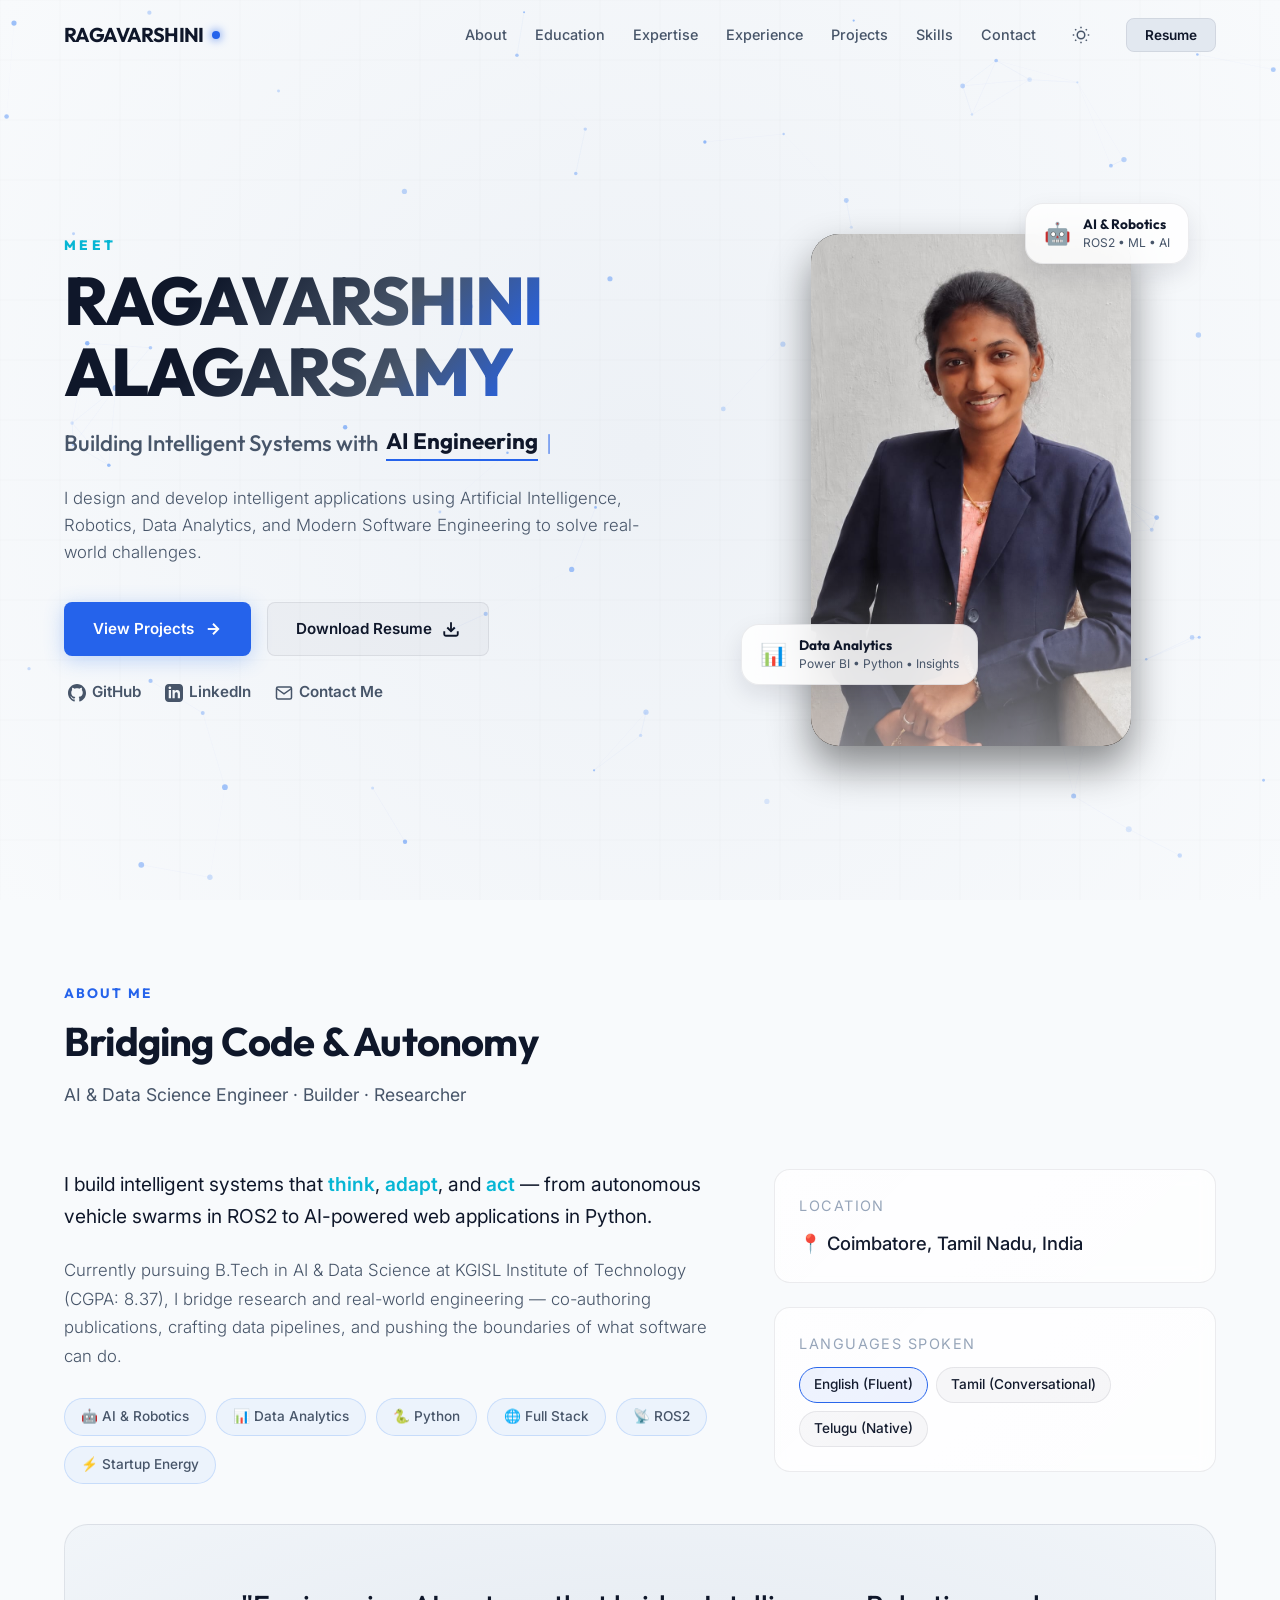
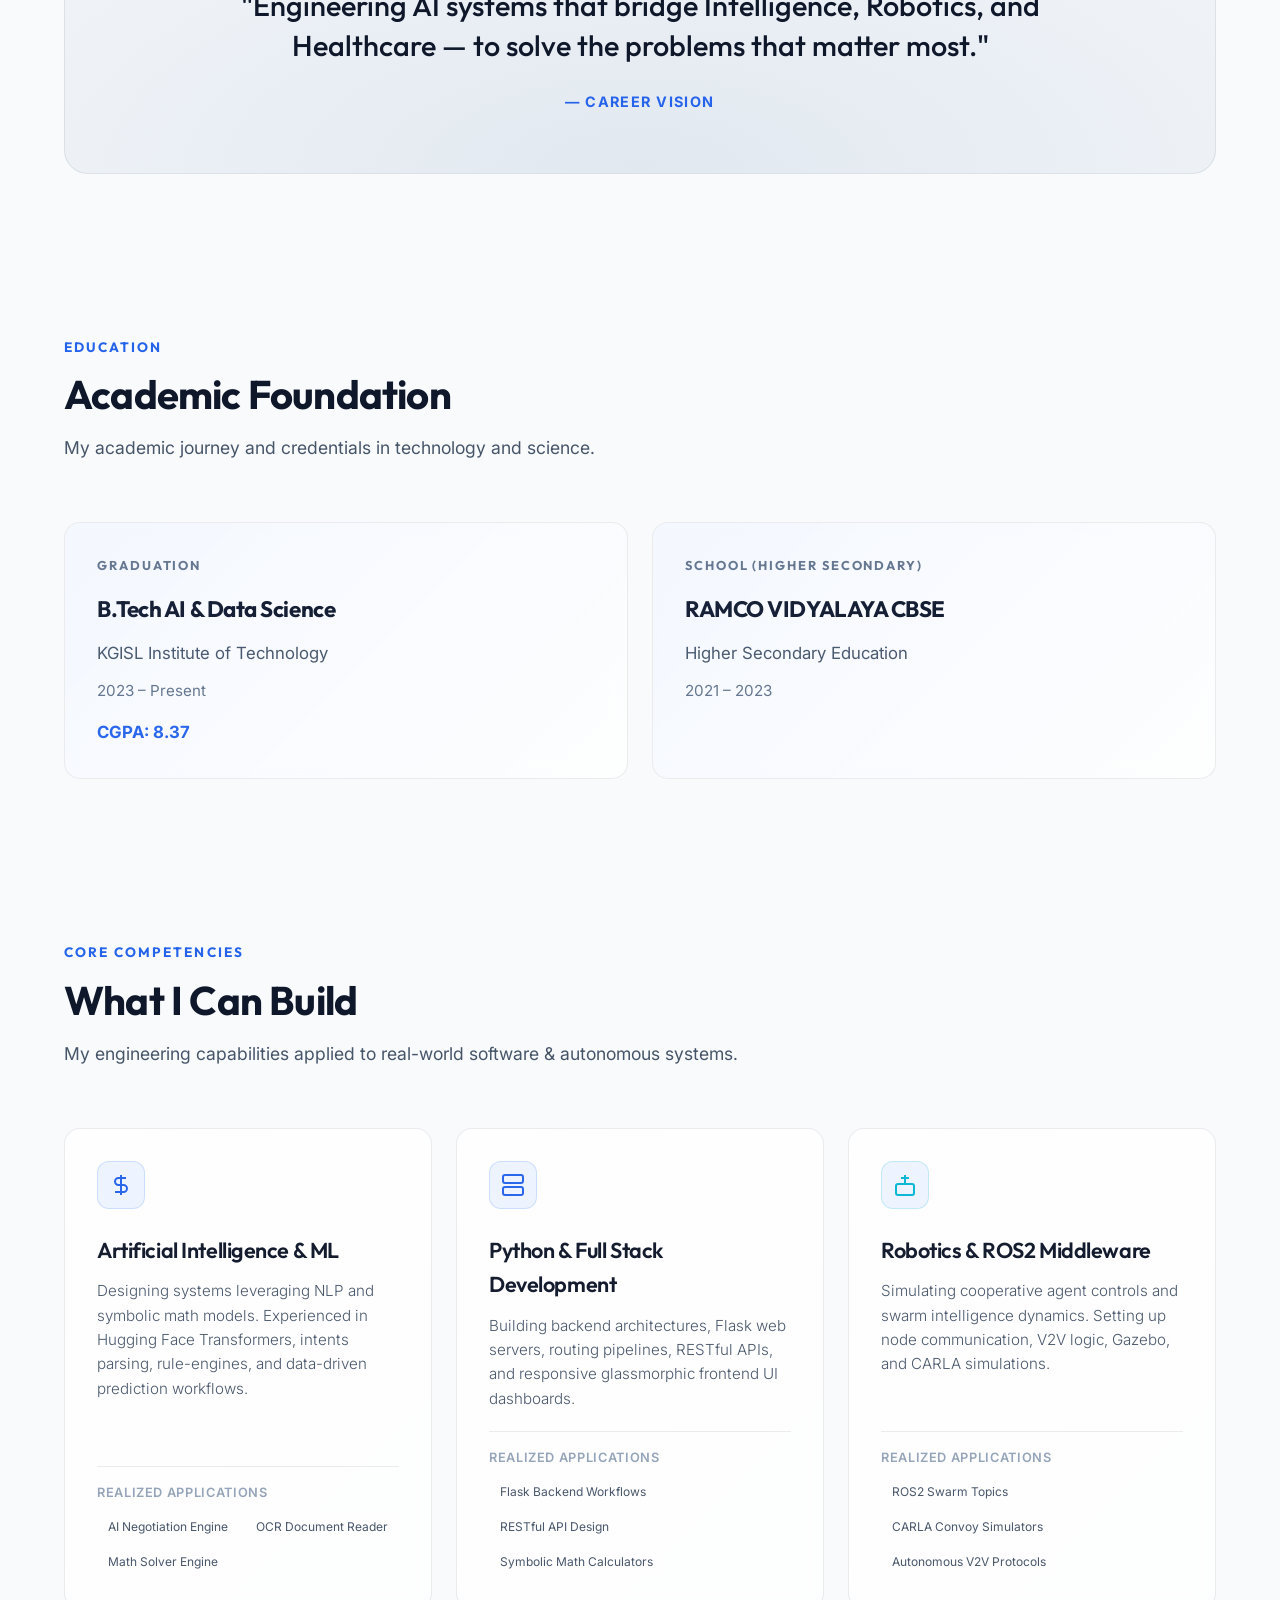
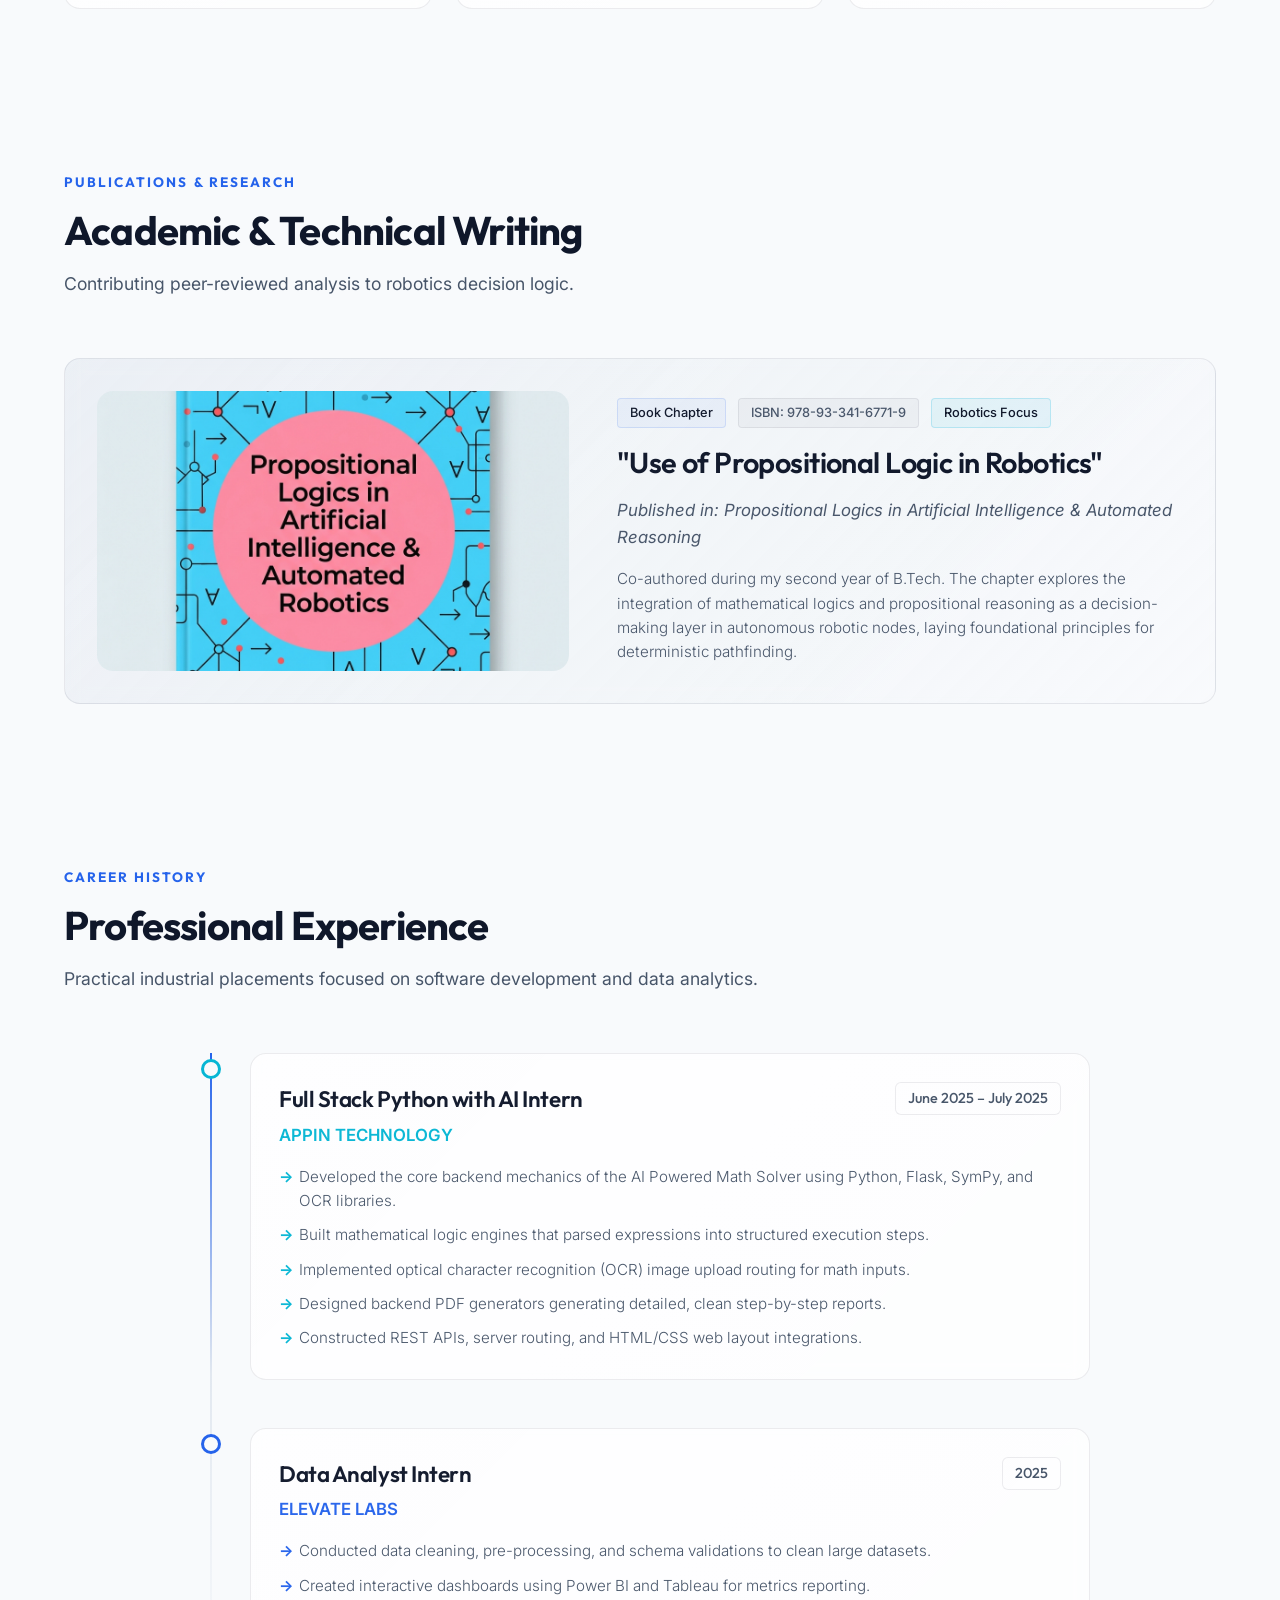
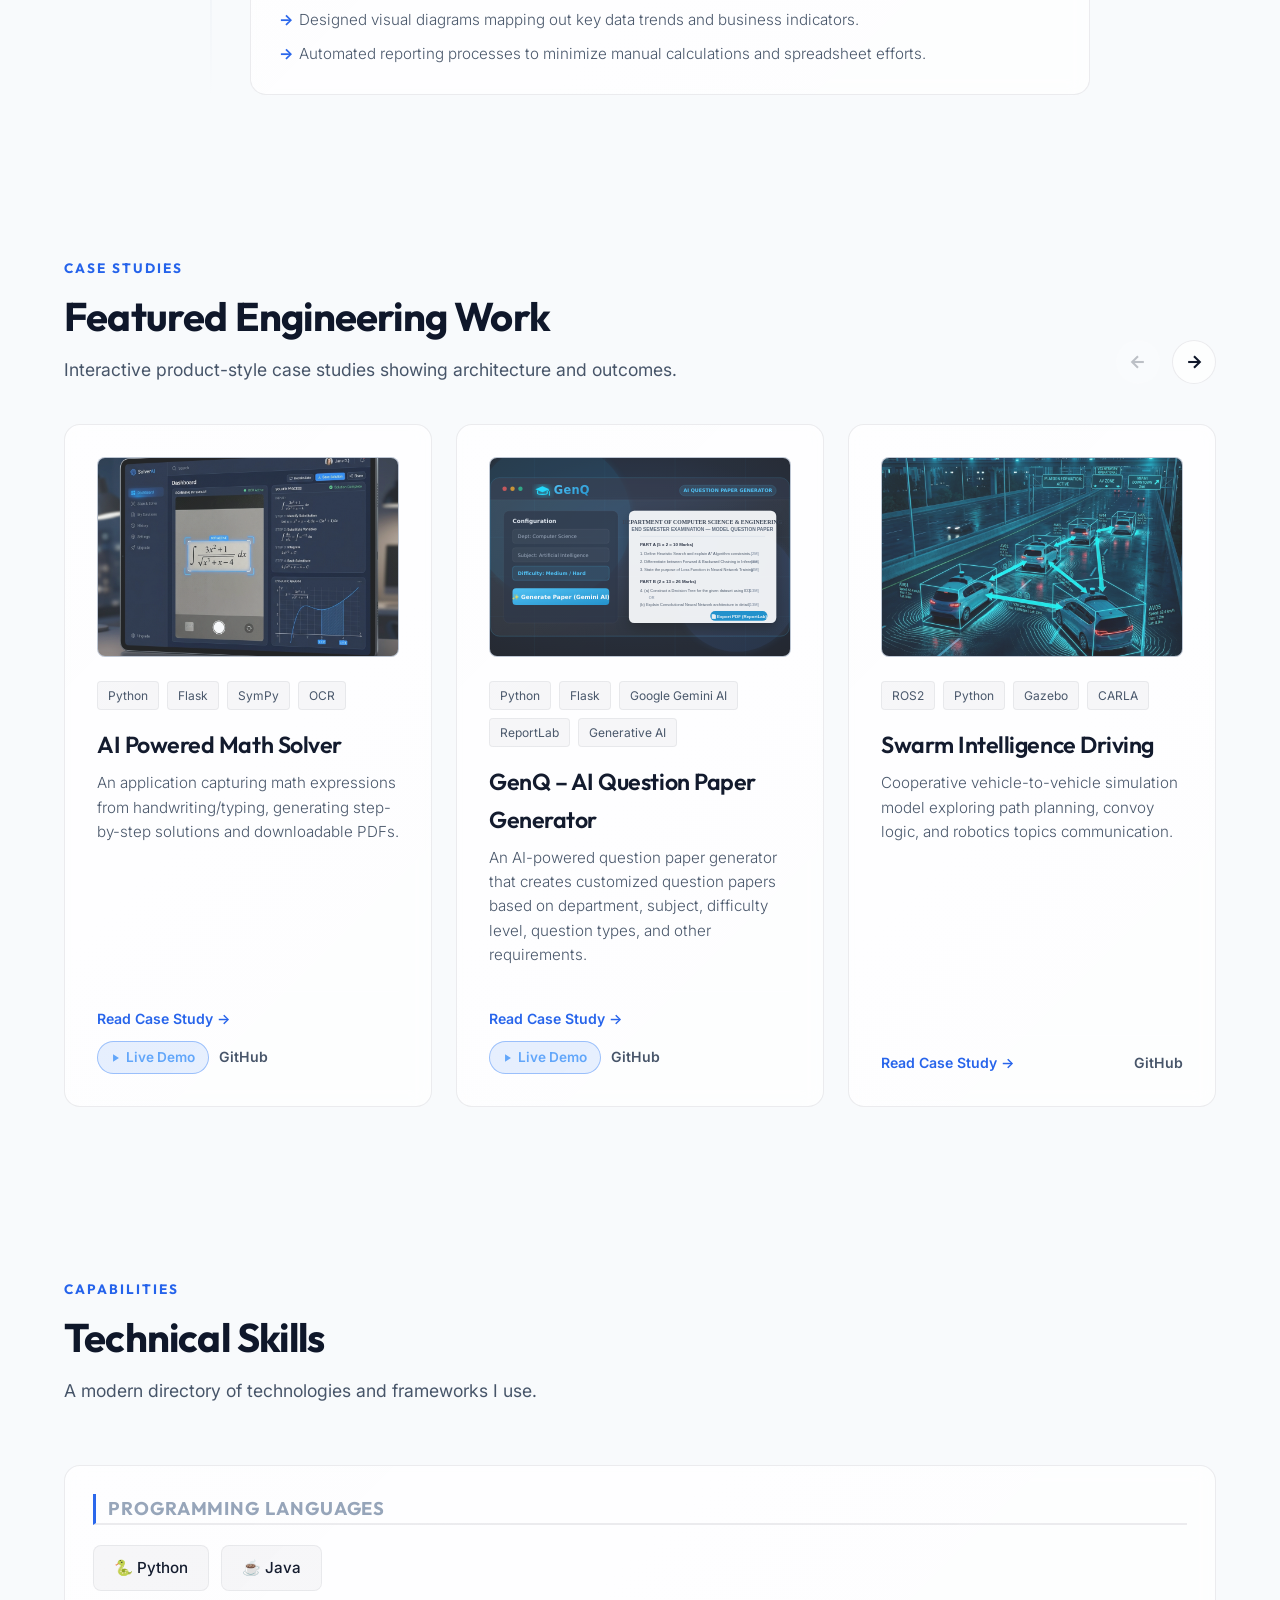
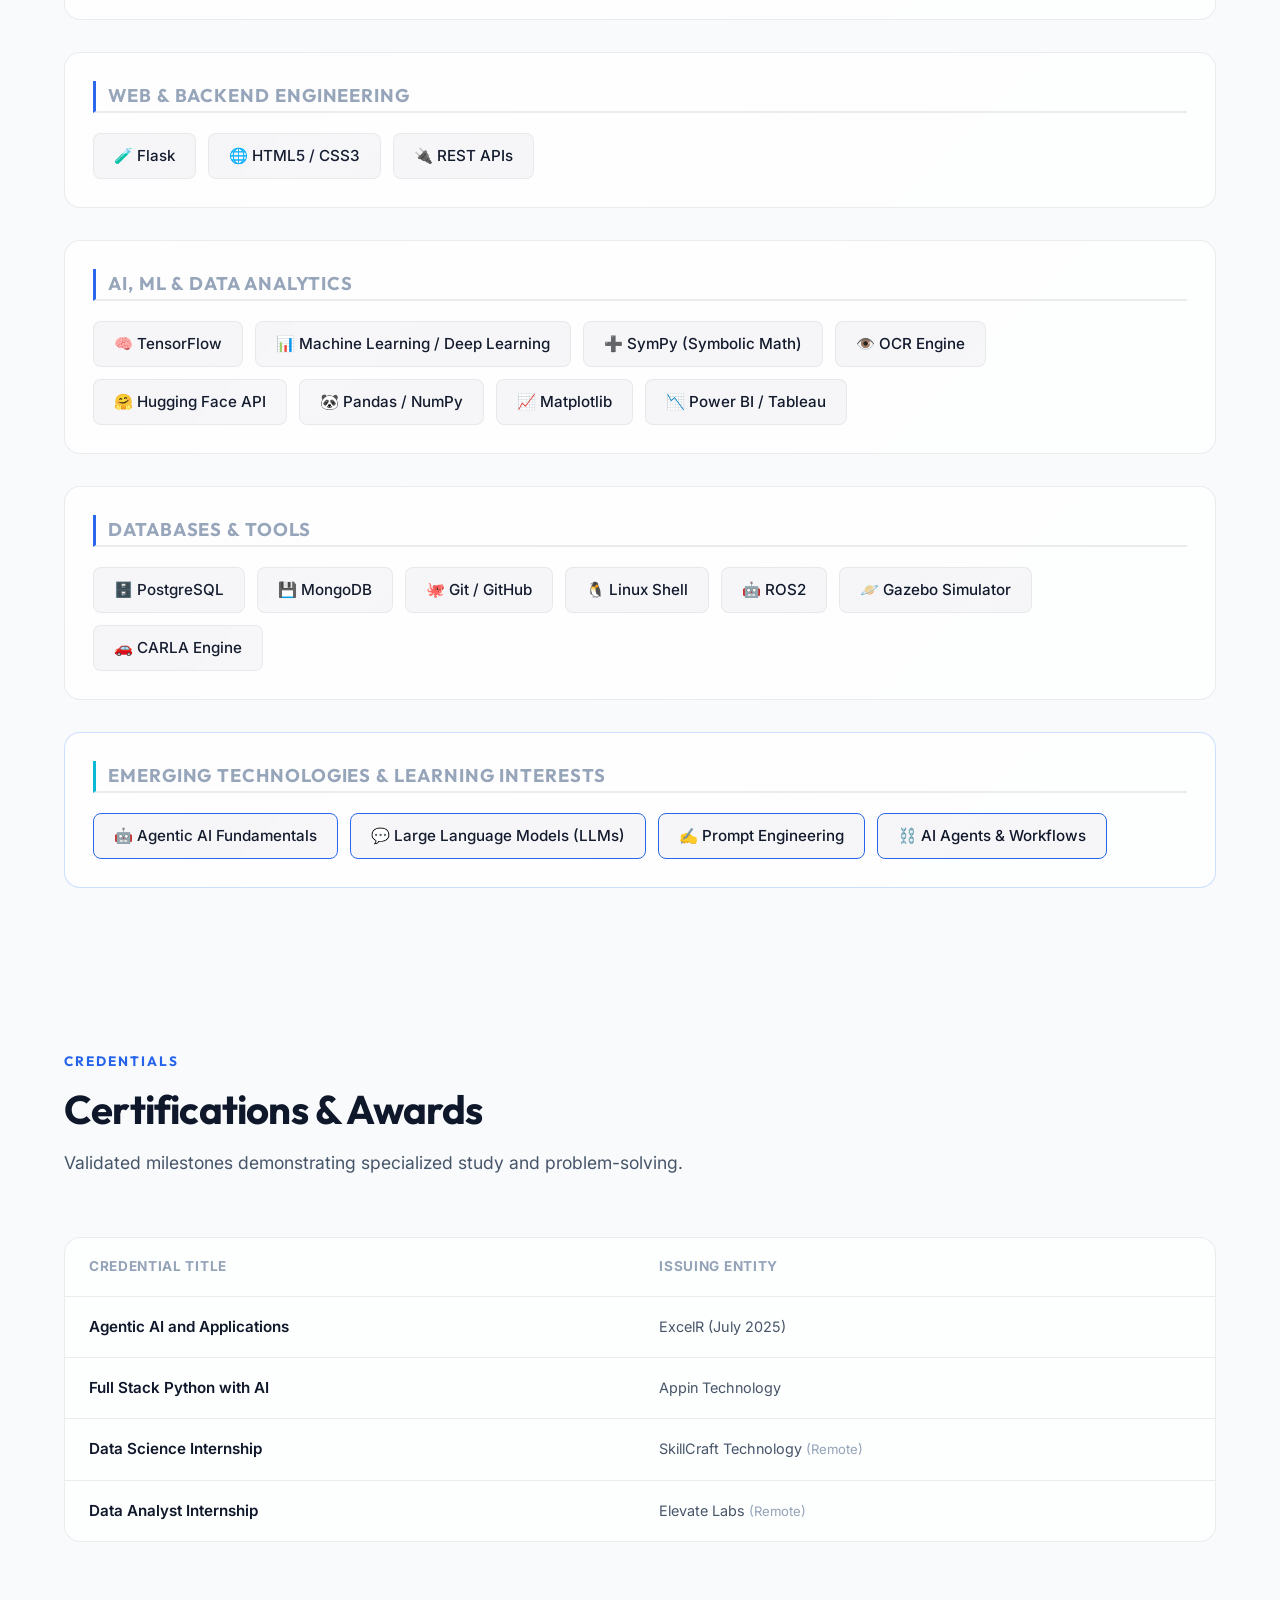
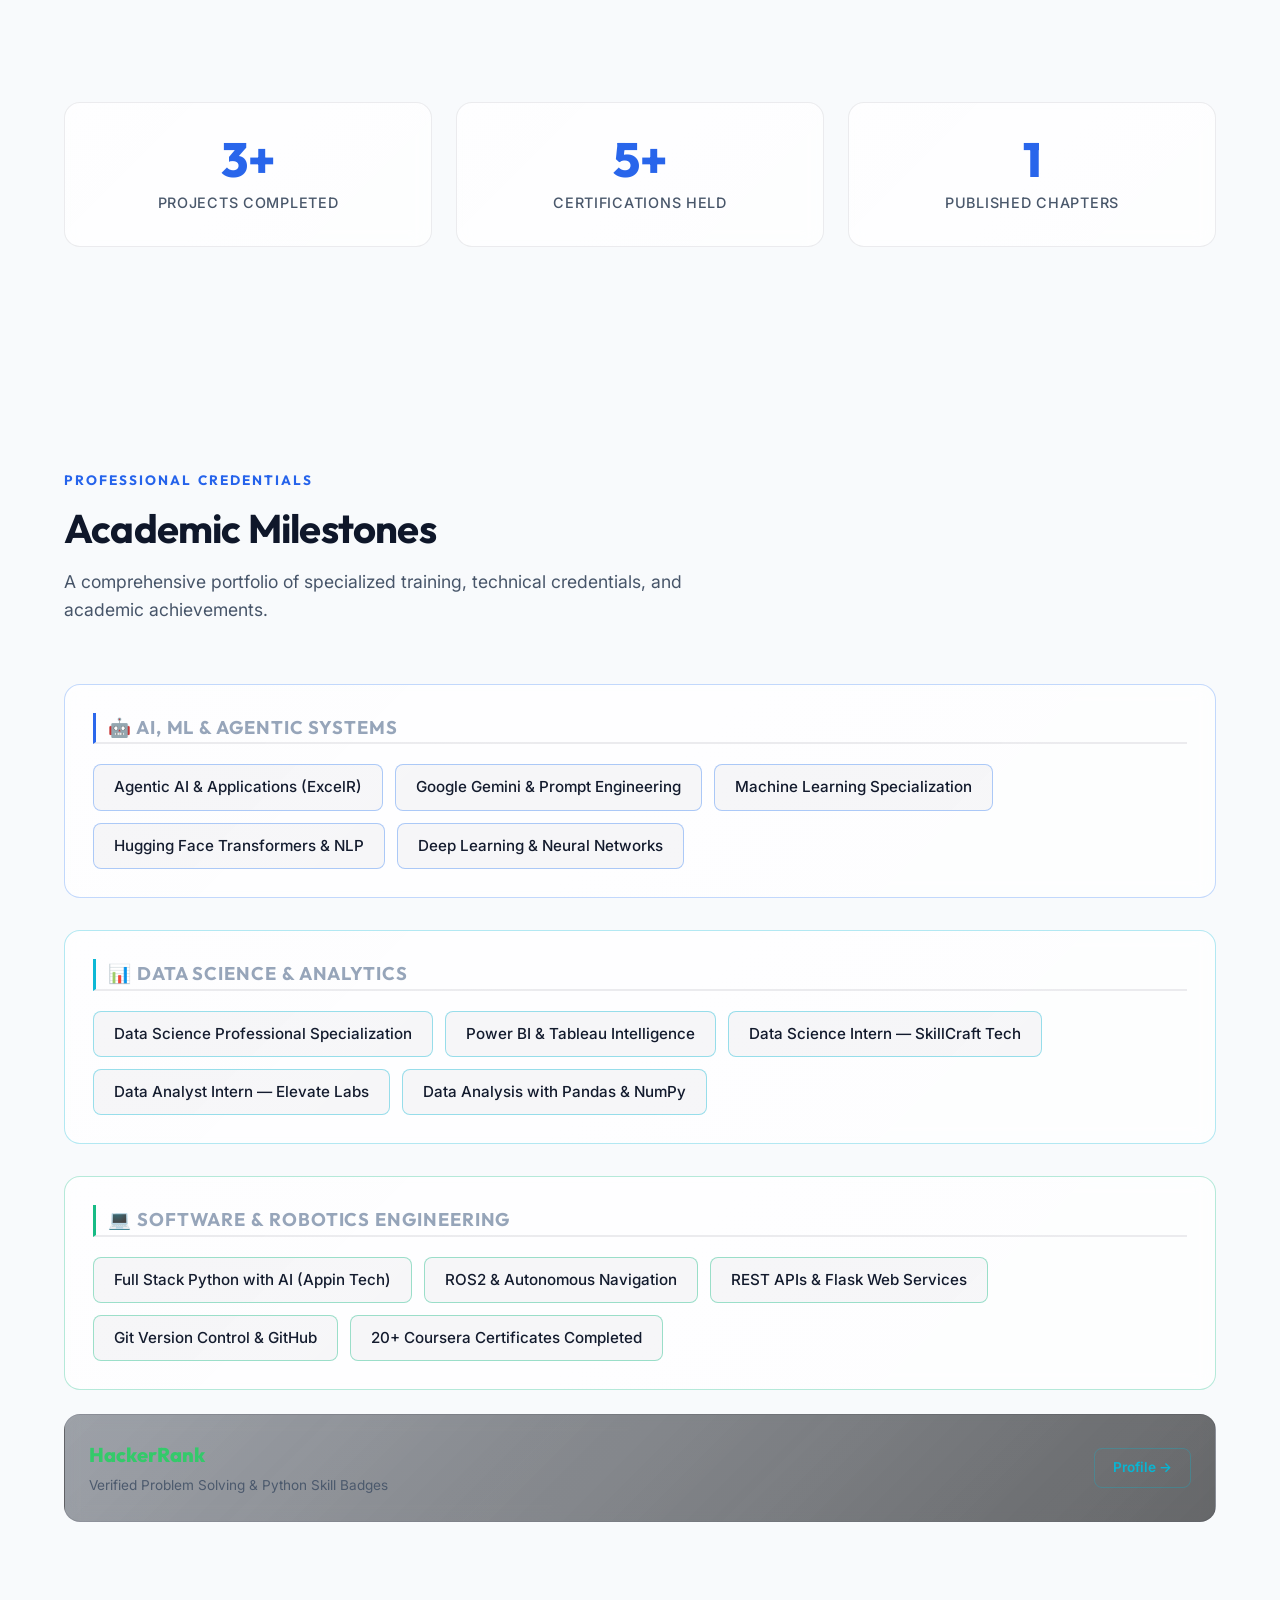
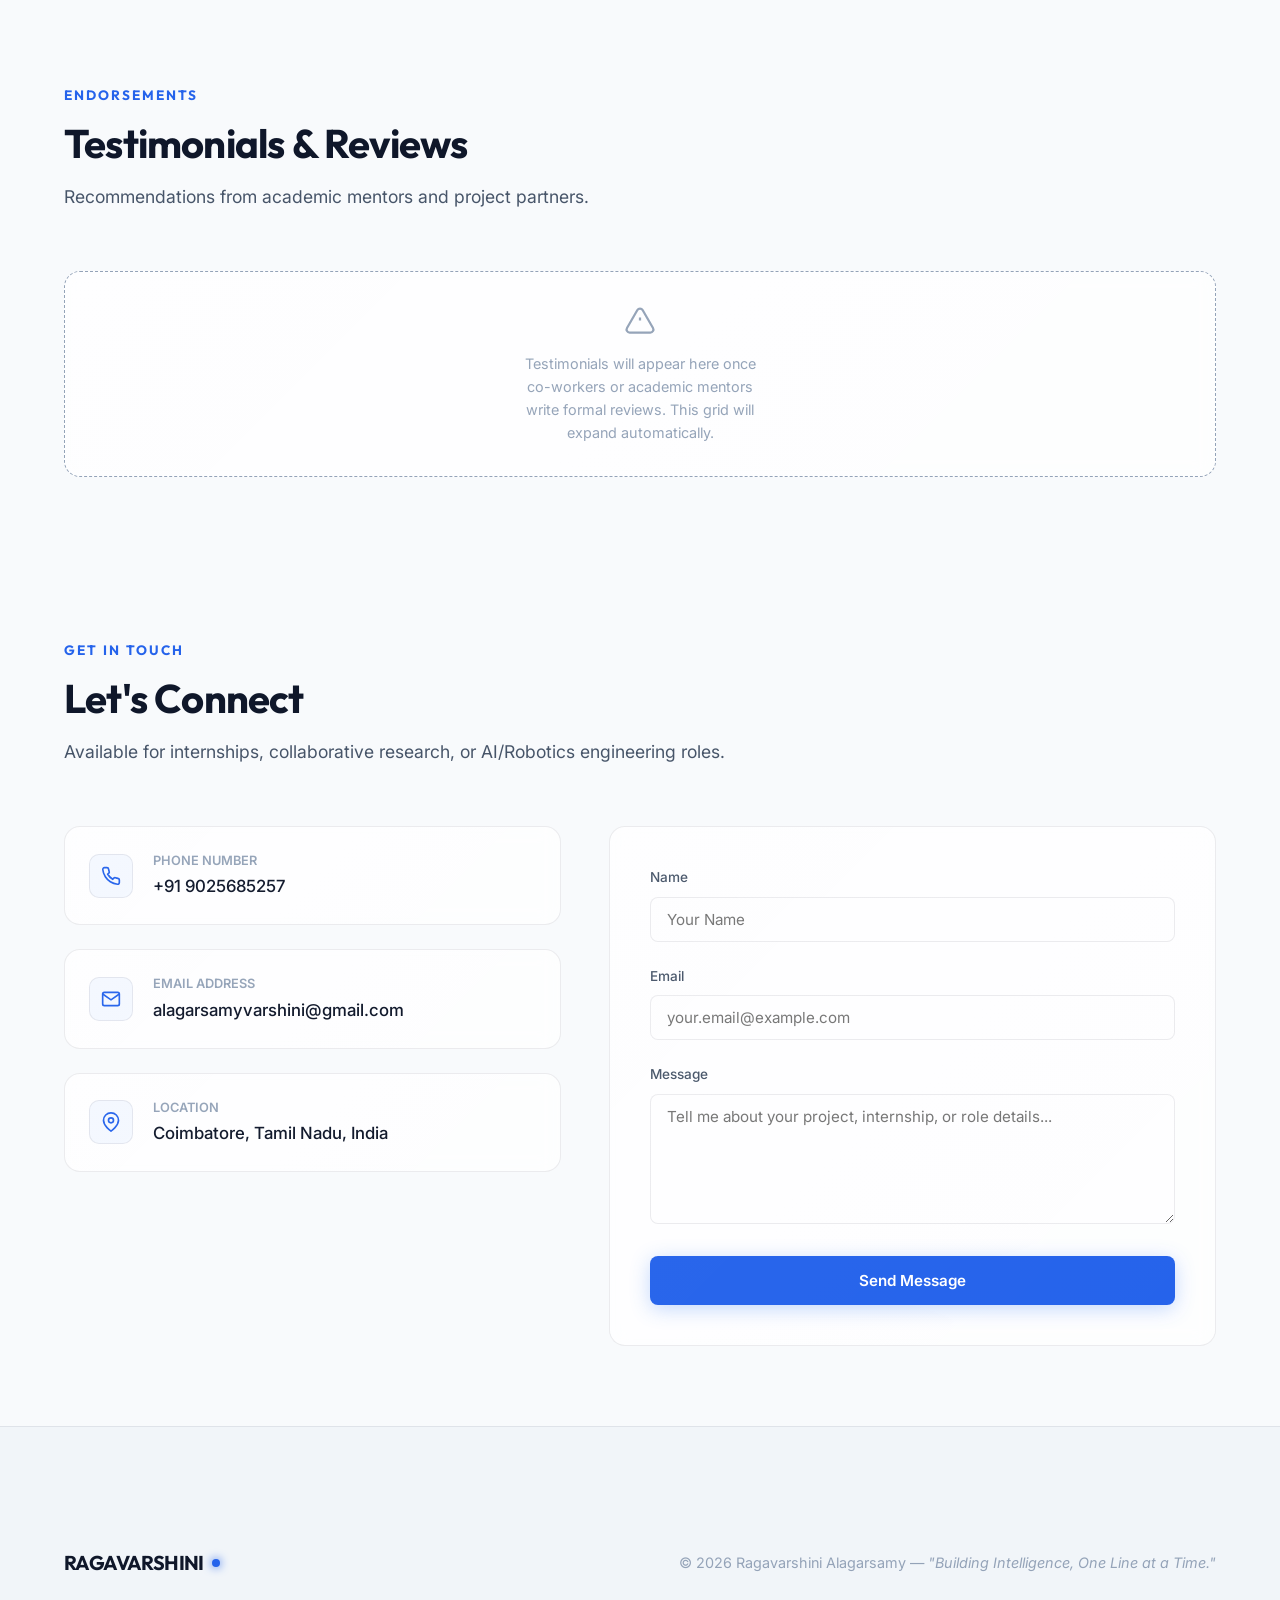
<file: index.html>
<!DOCTYPE html>
<html lang="en">
<head>
  <meta charset="UTF-8">
  <meta name="viewport" content="width=device-width, initial-scale=1.0">
  <title>Ragavarshini Alagarsamy | AI Engineer & Python Developer</title>
  <meta name="description" content="Portfolio of Ragavarshini Alagarsamy, an AI Developer, Python Developer, and Full Stack AI Engineer building intelligent solutions bridging AI, Robotics, and MedTech.">
  <script>
    (function() {
      const savedTheme = localStorage.getItem('theme');
      if (savedTheme === 'light' || (!savedTheme && window.matchMedia('(prefers-color-scheme: light)').matches)) {
        document.documentElement.setAttribute('data-theme', 'light');
      }
    })();
  </script>
  <link rel="stylesheet" href="style.css">
</head>
<body>

  <!-- Floating Navigation Bar -->
  <nav class="navbar">
    <div class="nav-container">
      <a href="#home" class="logo">
        RAGAVARSHINI
        <span class="logo-dot"></span>
      </a>
      <ul class="nav-links">
        <li><a href="#about" class="nav-link">About</a></li>
        <li><a href="#education" class="nav-link">Education</a></li>
        <li><a href="#expertise" class="nav-link">Expertise</a></li>
        <li><a href="#experience" class="nav-link">Experience</a></li>
        <li><a href="#projects" class="nav-link">Projects</a></li>
        <li><a href="#skills" class="nav-link">Skills</a></li>
        <li><a href="#contact" class="nav-link">Contact</a></li>
        <li>
          <button id="theme-toggle" class="theme-toggle" aria-label="Toggle Theme">
            <svg class="sun-icon" width="18" height="18" viewBox="0 0 24 24" fill="none" stroke="currentColor" stroke-width="2"><circle cx="12" cy="12" r="5"/><line x1="12" y1="1" x2="12" y2="3"/><line x1="12" y1="21" x2="12" y2="23"/><line x1="4.22" y1="4.22" x2="5.64" y2="5.64"/><line x1="18.36" y1="18.36" x2="19.78" y2="19.78"/><line x1="1" y1="12" x2="3" y2="12"/><line x1="21" y1="12" x2="23" y2="12"/><line x1="4.22" y1="19.78" x2="5.64" y2="18.36"/><line x1="18.36" y1="5.64" x2="19.78" y2="4.22"/></svg>
            <svg class="moon-icon" width="18" height="18" viewBox="0 0 24 24" fill="none" stroke="currentColor" stroke-width="2"><path d="M21 12.79A9 9 0 1 1 11.21 3 7 7 0 0 0 21 12.79z"/></svg>
          </button>
        </li>
        <li>
          <a href="https://drive.google.com/file/d/1CyhOQIBqMAPoRog8rNzfZzQI0c3ji6rF/view?usp=sharing" 
             target="_blank" rel="noopener noreferrer" class="nav-cta">Resume</a>
        </li>
      </ul>
      <button class="hamburger" aria-label="Toggle Navigation">
        <span></span>
        <span></span>
        <span></span>
      </button>
    </div>
  </nav>

  <!-- Hero Section -->
  <section id="home" class="hero">
    <canvas id="hero-canvas"></canvas>
    <div class="container">
      <div class="hero-grid">
        <div class="reveal">
          <span class="hero-meet-label">MEET</span>
          <h1 class="hero-title">
            <span class="text-gradient">RAGAVARSHINI</span><br>
            <span class="text-gradient">ALAGARSAMY</span>
          </h1>
          <p class="hero-role-wrapper">
            Building Intelligent Systems with <span class="role-text" id="animated-role">AI Engineering</span><span class="cursor">|</span>
          </p>
          <p class="hero-tagline">
            I design and develop intelligent applications using Artificial Intelligence, Robotics, Data Analytics, and Modern Software Engineering to solve real-world challenges.
          </p>
          
          <div class="hero-actions-container">
            <div class="primary-actions">
              <a href="#projects" class="btn btn-primary magnetic">
                View Projects
                <svg width="18" height="18" viewBox="0 0 24 24" fill="none" stroke="currentColor" stroke-width="2.5"><line x1="5" y1="12" x2="19" y2="12"/><polyline points="12 5 19 12 12 19"/></svg>
              </a>
              <a href="https://drive.google.com/file/d/1CyhOQIBqMAPoRog8rNzfZzQI0c3ji6rF/view?usp=sharing" 
                 target="_blank" rel="noopener noreferrer" class="btn btn-secondary magnetic">
                Download Resume
                <svg width="18" height="18" viewBox="0 0 24 24" fill="none" stroke="currentColor" stroke-width="2.5"><path d="M21 15v4a2 2 0 0 1-2 2H5a2 2 0 0 1-2-2v-4"/><polyline points="7 10 12 15 17 10"/><line x1="12" y1="15" x2="12" y2="3"/></svg>
              </a>
            </div>
            
            <div class="secondary-actions">
              <a href="https://github.com/ragavarshini3" target="_blank" rel="noopener noreferrer" class="btn-link magnetic">
                <svg width="18" height="18" fill="currentColor" viewBox="0 0 24 24" style="margin-right: 6px; vertical-align: middle;"><path d="M12 0c-6.626 0-12 5.373-12 12 0 5.302 3.438 9.8 8.207 11.387.599.111.793-.261.793-.577v-2.234c-3.338.726-4.033-1.416-4.033-1.416-.546-1.387-1.333-1.756-1.333-1.756-1.089-.745.083-.729.083-.729 1.205.084 1.839 1.237 1.839 1.237 1.07 1.834 2.807 1.304 3.492.997.107-.775.418-1.305.762-1.604-2.665-.305-5.467-1.334-5.467-5.931 0-1.311.469-2.381 1.236-3.221-.124-.303-.535-1.524.117-3.176 0 0 1.008-.322 3.301 1.23.957-.266 1.983-.399 3.003-.404 1.02.005 2.047.138 3.006.404 2.291-1.552 3.297-1.23 3.297-1.23.653 1.653.242 2.874.118 3.176.77.84 1.235 1.911 1.235 3.221 0 4.609-2.807 5.624-5.479 5.921.43.372.823 1.102.823 2.222v3.293c0 .319.192.694.801.576 4.765-1.589 8.199-6.086 8.199-11.386 0-6.627-5.373-12-12-12z"/></svg>GitHub
              </a>
              <a href="http://www.linkedin.com/in/ragavarshini-alagarsamy-17mar2006" target="_blank" rel="noopener noreferrer" class="btn-link magnetic">
                <svg width="18" height="18" fill="currentColor" viewBox="0 0 24 24" style="margin-right: 6px; vertical-align: middle;"><path d="M19 0h-14c-2.761 0-5 2.239-5 5v14c0 2.761 2.239 5 5 5h14c2.762 0 5-2.239 5-5v-14c0-2.761-2.238-5-5-5zm-11 19h-3v-11h3v11zm-1.5-12.268c-.966 0-1.75-.779-1.75-1.75s.784-1.75 1.75-1.75 1.75.779 1.75 1.75-.784 1.75-1.75 1.75zm13.5 12.268h-3v-5.604c0-3.368-4-3.113-4 0v5.604h-3v-11h3v1.765c1.396-2.586 7-2.777 7 2.476v6.759z"/></svg>LinkedIn
              </a>
              <a href="#contact" class="btn-link magnetic">
                <svg width="18" height="18" fill="none" stroke="currentColor" stroke-width="2" viewBox="0 0 24 24" style="margin-right: 6px; vertical-align: middle;"><path d="M4 4h16c1.1 0 2 .9 2 2v12c0 1.1-.9 2-2 2H4c-1.1 0-2-.9-2-2V6c0-1.1.9-2 2-2z"/><polyline points="22,6 12,13 2,6"/></svg>Contact Me
              </a>
            </div>
          </div>
        </div>
        
        <div class="hero-image-container reveal">
          <div class="hero-photo-wrapper">
            <div class="hero-photo-inner">
              <img src="assets/images/profile_placeholder.png" alt="Ragavarshini Alagarsamy" class="hero-photo">
              <div class="hero-glass-overlay"></div>
            </div>
            
            <!-- Floating Expertise Cards -->
            <div class="floating-card fc-4">
              <div class="fc-icon">🤖</div>
              <div class="fc-content">
                <div class="fc-title">AI & Robotics</div>
                <div class="fc-desc">ROS2 • ML • AI</div>
              </div>
            </div>

            <div class="floating-card fc-3">
              <div class="fc-icon">📊</div>
              <div class="fc-content">
                <div class="fc-title">Data Analytics</div>
                <div class="fc-desc">Power BI • Python • Insights</div>
              </div>
            </div>
          </div>
        </div>
      </div>
    </div>
  </section>

  <!-- About Section -->
  <section id="about" class="container reveal">
    <div class="section-header">
      <span class="section-tag">About Me</span>
      <h2 class="section-title">Bridging Code & Autonomy</h2>
      <p class="section-desc">AI & Data Science Engineer · Builder · Researcher</p>
    </div>

    <div class="about-grid">
      <div class="about-story">
        <p class="about-paragraph about-lead">
          I build intelligent systems that <em>think</em>, <em>adapt</em>, and <em>act</em> — from autonomous vehicle swarms in ROS2 to AI-powered web applications in Python.
        </p>
        <p class="about-paragraph">
          Currently pursuing B.Tech in AI & Data Science at KGISL Institute of Technology (CGPA: 8.37), I bridge research and real-world engineering — co-authoring publications, crafting data pipelines, and pushing the boundaries of what software can do.
        </p>

        <div class="about-chips">
          <span class="about-chip">🤖 AI & Robotics</span>
          <span class="about-chip">📊 Data Analytics</span>
          <span class="about-chip">🐍 Python</span>
          <span class="about-chip">🌐 Full Stack</span>
          <span class="about-chip">📡 ROS2</span>
          <span class="about-chip">⚡ Startup Energy</span>
        </div>
      </div>
      
      <div class="about-metadata">
        <div class="glass-card metadata-card">
          <p class="metadata-title">Location</p>
          <p class="metadata-value">📍 Coimbatore, Tamil Nadu, India</p>
        </div>
        <div class="glass-card metadata-card">
          <p class="metadata-title">Languages Spoken</p>
          <div class="language-tags">
            <span class="language-tag active">English (Fluent)</span>
            <span class="language-tag">Tamil (Conversational)</span>
            <span class="language-tag">Telugu (Native)</span>
          </div>
        </div>
      </div>
    </div>

    <!-- Career Vision Banner -->
    <div class="career-vision">
      <div class="career-vision-quote">
        "Engineering AI systems that bridge Intelligence, Robotics, and Healthcare — to solve the problems that matter most."
      </div>
      <div class="career-vision-author">— Career Vision</div>
    </div>
  </section>

  <!-- Education Section -->
  <section id="education" class="container reveal">
    <div class="section-header">
      <span class="section-tag">Education</span>
      <h2 class="section-title">Academic Foundation</h2>
      <p class="section-desc">My academic journey and credentials in technology and science.</p>
    </div>

    <div class="education-grid">
      <!-- Graduation Card -->
      <div class="glass-card education-card">
        <div class="edu-type">GRADUATION</div>
        <h3 class="edu-title">B.Tech AI & Data Science</h3>
        <p class="edu-institution">KGISL Institute of Technology</p>
        <p class="edu-duration">2023 – Present</p>
        <p class="edu-cgpa">CGPA: 8.37</p>
      </div>

      <!-- School Card -->
      <div class="glass-card education-card">
        <div class="edu-type">SCHOOL (HIGHER SECONDARY)</div>
        <h3 class="edu-title">RAMCO VIDYALAYA CBSE</h3>
        <p class="edu-institution">Higher Secondary Education</p>
        <p class="edu-duration">2021 – 2023</p>
      </div>
    </div>
  </section>

  <!-- Expertise Section -->
  <section id="expertise" class="container reveal">
    <div class="section-header">
      <span class="section-tag">Core Competencies</span>
      <h2 class="section-title">What I Can Build</h2>
      <p class="section-desc">My engineering capabilities applied to real-world software & autonomous systems.</p>
    </div>

    <div class="expertise-grid">
      <!-- Card 01 -->
      <div class="glass-card expertise-card">
        <div class="expertise-icon">
          <svg width="24" height="24" viewBox="0 0 24 24" fill="none" stroke="currentColor" stroke-width="2"><path d="M12 2v20M17 5H9.5a3.5 3.5 0 0 0 0 7h5a3.5 3.5 0 0 1 0 7H6"/></svg>
        </div>
        <h3 class="expertise-title">Artificial Intelligence & ML</h3>
        <p class="expertise-desc">
          Designing systems leveraging NLP and symbolic math models. Experienced in Hugging Face Transformers, intents parsing, rule-engines, and data-driven prediction workflows.
        </p>
        <div class="expertise-applications">
          <p class="expertise-app-label">Realized Applications</p>
          <div class="expertise-app-list">
            <span class="expertise-app-tag">AI Negotiation Engine</span>
            <span class="expertise-app-tag">OCR Document Reader</span>
            <span class="expertise-app-tag">Math Solver Engine</span>
          </div>
        </div>
      </div>

      <!-- Card 02 -->
      <div class="glass-card expertise-card">
        <div class="expertise-icon">
          <svg width="24" height="24" viewBox="0 0 24 24" fill="none" stroke="currentColor" stroke-width="2"><rect x="2" y="2" width="20" height="8" rx="2" ry="2"/><rect x="2" y="14" width="20" height="8" rx="2" ry="2"/><line x1="6" y1="6" x2="6.01" y2="6"/><line x1="6" y1="18" x2="6.01" y2="18"/></svg>
        </div>
        <h3 class="expertise-title">Python & Full Stack Development</h3>
        <p class="expertise-desc">
          Building backend architectures, Flask web servers, routing pipelines, RESTful APIs, and responsive glassmorphic frontend UI dashboards.
        </p>
        <div class="expertise-applications">
          <p class="expertise-app-label">Realized Applications</p>
          <div class="expertise-app-list">
            <span class="expertise-app-tag">Flask Backend Workflows</span>
            <span class="expertise-app-tag">RESTful API Design</span>
            <span class="expertise-app-tag">Symbolic Math Calculators</span>
          </div>
        </div>
      </div>

      <!-- Card 03 -->
      <div class="glass-card expertise-card robotics">
        <div class="expertise-icon" style="color: var(--color-cyan); border-color: rgba(6, 182, 212, 0.2);">
          <svg width="24" height="24" viewBox="0 0 24 24" fill="none" stroke="currentColor" stroke-width="2"><rect x="3" y="11" width="18" height="11" rx="2" ry="2"/><path d="M12 2v9M8 5h8"/></svg>
        </div>
        <h3 class="expertise-title">Robotics & ROS2 Middleware</h3>
        <p class="expertise-desc">
          Simulating cooperative agent controls and swarm intelligence dynamics. Setting up node communication, V2V logic, Gazebo, and CARLA simulations.
        </p>
        <div class="expertise-applications">
          <p class="expertise-app-label">Realized Applications</p>
          <div class="expertise-app-list">
            <span class="expertise-app-tag">ROS2 Swarm Topics</span>
            <span class="expertise-app-tag">CARLA Convoy Simulators</span>
            <span class="expertise-app-tag">Autonomous V2V Protocols</span>
          </div>
        </div>
      </div>
    </div>
  </section>

  <!-- Publications & Research Section -->
  <section id="publications" class="container reveal">
    <div class="section-header">
      <span class="section-tag">Publications & Research</span>
      <h2 class="section-title">Academic & Technical Writing</h2>
      <p class="section-desc">Contributing peer-reviewed analysis to robotics decision logic.</p>
    </div>

    <div class="glass-card publications-card">
      <div class="pub-visual">
        <img src="assets/images/book_cover_placeholder.png" alt="Propositional Logics in Artificial Intelligence & Automated Reasoning Cover">
      </div>
      <div class="pub-info">
        <div class="pub-meta">
          <span class="pub-meta-tag">Book Chapter</span>
          <span class="pub-meta-isbn">ISBN: 978-93-341-6771-9</span>
          <span class="pub-meta-tag" style="background:rgba(6, 182, 212, 0.08); border-color:rgba(6, 182, 212, 0.2);">Robotics Focus</span>
        </div>
        <h3 class="pub-title">"Use of Propositional Logic in Robotics"</h3>
        <p class="pub-book">Published in: Propositional Logics in Artificial Intelligence & Automated Reasoning</p>
        <p class="pub-desc">
          Co-authored during my second year of B.Tech. The chapter explores the integration of mathematical logics and propositional reasoning as a decision-making layer in autonomous robotic nodes, laying foundational principles for deterministic pathfinding.
        </p>
      </div>
    </div>
  </section>

  <!-- Experience Section -->
  <section id="experience" class="container reveal">
    <div class="section-header">
      <span class="section-tag">Career History</span>
      <h2 class="section-title">Professional Experience</h2>
      <p class="section-desc">Practical industrial placements focused on software development and data analytics.</p>
    </div>

    <div class="timeline">
      <!-- Item 01: Primary Appin -->
      <div class="timeline-item primary-exp">
        <div class="timeline-dot"></div>
        <div class="glass-card timeline-content">
          <div class="timeline-header">
            <div>
              <h3 class="timeline-title">Full Stack Python with AI Intern</h3>
              <p class="timeline-company">APPIN TECHNOLOGY</p>
            </div>
            <span class="timeline-date">June 2025 – July 2025</span>
          </div>
          <div class="timeline-bullets">
            <p class="timeline-bullet">Developed the core backend mechanics of the AI Powered Math Solver using Python, Flask, SymPy, and OCR libraries.</p>
            <p class="timeline-bullet">Built mathematical logic engines that parsed expressions into structured execution steps.</p>
            <p class="timeline-bullet">Implemented optical character recognition (OCR) image upload routing for math inputs.</p>
            <p class="timeline-bullet">Designed backend PDF generators generating detailed, clean step-by-step reports.</p>
            <p class="timeline-bullet">Constructed REST APIs, server routing, and HTML/CSS web layout integrations.</p>
          </div>
        </div>
      </div>

      <!-- Item 02: Elevate Labs -->
      <div class="timeline-item">
        <div class="timeline-dot"></div>
        <div class="glass-card timeline-content">
          <div class="timeline-header">
            <div>
              <h3 class="timeline-title">Data Analyst Intern</h3>
              <p class="timeline-company">ELEVATE LABS</p>
            </div>
            <span class="timeline-date">2025</span>
          </div>
          <div class="timeline-bullets">
            <p class="timeline-bullet">Conducted data cleaning, pre-processing, and schema validations to clean large datasets.</p>
            <p class="timeline-bullet">Created interactive dashboards using Power BI and Tableau for metrics reporting.</p>
            <p class="timeline-bullet">Designed visual diagrams mapping out key data trends and business indicators.</p>
            <p class="timeline-bullet">Automated reporting processes to minimize manual calculations and spreadsheet efforts.</p>
          </div>
        </div>
      </div>
    </div>
  </section>

  <!-- Featured Projects Section -->
  <section id="projects" class="container reveal">
    <div class="project-section-header">
      <div>
        <span class="section-tag">Case Studies</span>
        <h2 class="section-title">Featured Engineering Work</h2>
        <p class="section-desc">Interactive product-style case studies showing architecture and outcomes.</p>
      </div>
      <div class="project-carousel-controls">
        <button id="project-prev-btn" class="carousel-btn" aria-label="Previous Projects">
          <svg width="20" height="20" viewBox="0 0 24 24" fill="none" stroke="currentColor" stroke-width="2.5"><line x1="19" y1="12" x2="5" y2="12"/><polyline points="12 19 5 12 12 5"/></svg>
        </button>
        <button id="project-next-btn" class="carousel-btn" aria-label="Next Projects">
          <svg width="20" height="20" viewBox="0 0 24 24" fill="none" stroke="currentColor" stroke-width="2.5"><line x1="5" y1="12" x2="19" y2="12"/><polyline points="12 5 19 12 12 19"/></svg>
        </button>
      </div>
    </div>

    <div class="project-carousel-wrapper">
      <div class="project-card-track" id="project-card-track">
        <!-- Project 01: Math Solver AI -->
        <div class="glass-card project-card">
          <div class="project-card-image">
            <img src="assets/images/math_solver_mockup.png" alt="AI Powered Math Solver Mockup">
          </div>
          <div class="project-tech">
            <span class="project-tech-tag">Python</span>
            <span class="project-tech-tag">Flask</span>
            <span class="project-tech-tag">SymPy</span>
            <span class="project-tech-tag">OCR</span>
          </div>
          <h3 class="project-card-title">AI Powered Math Solver</h3>
          <p class="project-card-desc">
            An application capturing math expressions from handwriting/typing, generating step-by-step solutions and downloadable PDFs.
          </p>
          <div class="project-card-links">
            <a href="projects/math-solver.html" class="project-link project-link-primary">Read Case Study &rarr;</a>
            <div style="display:flex; align-items:center; gap:10px;">
              <a href="https://math-solver-ai-6zvn.onrender.com" target="_blank" rel="noopener noreferrer" class="project-link-demo">
                <svg width="10" height="10" viewBox="0 0 24 24" fill="currentColor"><polygon points="5 3 19 12 5 21 5 3"/></svg>
                Live Demo
              </a>
              <a href="https://github.com/ragavarshini3/Ai_Powered_MathSolver" target="_blank" rel="noopener noreferrer" class="project-link project-link-secondary">GitHub</a>
            </div>
          </div>
        </div>

        <!-- Project 02: GenQ – AI Question Paper Generator -->
        <div class="glass-card project-card">
          <div class="project-card-image">
            <img src="assets/images/genq_mockup.svg" alt="GenQ – AI Question Paper Generator Mockup">
          </div>
          <div class="project-tech">
            <span class="project-tech-tag">Python</span>
            <span class="project-tech-tag">Flask</span>
            <span class="project-tech-tag">Google Gemini AI</span>
            <span class="project-tech-tag">ReportLab</span>
            <span class="project-tech-tag">Generative AI</span>
          </div>
          <h3 class="project-card-title">GenQ &ndash; AI Question Paper Generator</h3>
          <p class="project-card-desc">
            An AI-powered question paper generator that creates customized question papers based on department, subject, difficulty level, question types, and other requirements.
          </p>
          <div class="project-card-links">
            <a href="projects/genq-ai.html" class="project-link project-link-primary">Read Case Study &rarr;</a>
            <div style="display:flex; align-items:center; gap:10px;">
              <a href="https://genq-x88n.onrender.com" target="_blank" rel="noopener noreferrer" class="project-link-demo">
                <svg width="10" height="10" viewBox="0 0 24 24" fill="currentColor"><polygon points="5 3 19 12 5 21 5 3"/></svg>
                Live Demo
              </a>
              <a href="https://github.com/ragavarshini3/GenQ" target="_blank" rel="noopener noreferrer" class="project-link project-link-secondary">GitHub</a>
            </div>
          </div>
        </div>

        <!-- Project 03: Swarm Intelligence Driving -->
        <div class="glass-card project-card">
          <div class="project-card-image driving">
            <img src="assets/images/swarm_driving_mockup.png" alt="Swarm Intelligence Driving Mockup">
          </div>
          <div class="project-tech">
            <span class="project-tech-tag">ROS2</span>
            <span class="project-tech-tag">Python</span>
            <span class="project-tech-tag">Gazebo</span>
            <span class="project-tech-tag">CARLA</span>
          </div>
          <h3 class="project-card-title">Swarm Intelligence Driving</h3>
          <p class="project-card-desc">
            Cooperative vehicle-to-vehicle simulation model exploring path planning, convoy logic, and robotics topics communication.
          </p>
          <div class="project-card-links">
            <a href="projects/autonomous-driving.html" class="project-link project-link-primary">Read Case Study &rarr;</a>
            <a href="https://github.com/ragavarshini3/Swarm-Intelligence-Driving" target="_blank" rel="noopener noreferrer" class="project-link project-link-secondary">GitHub</a>
          </div>
        </div>

        <!-- Project 04: AI Negotiation Agent -->
        <div class="glass-card project-card">
          <div class="project-card-image">
            <img src="assets/images/negotiation_agent_mockup.png" alt="AI Negotiation Agent Mockup">
          </div>
          <div class="project-tech">
            <span class="project-tech-tag">Python</span>
            <span class="project-tech-tag">NLP</span>
            <span class="project-tech-tag">HuggingFace</span>
            <span class="project-tech-tag">Transformers</span>
          </div>
          <h3 class="project-card-title">AI Negotiation Agent</h3>
          <p class="project-card-desc">
            Conversational agent utilizing model pipelines to negotiate pricing agreements, managing intent and contextual dialog states.
          </p>
          <div class="project-card-links">
            <a href="projects/negotiation-agent.html" class="project-link project-link-primary">Read Case Study &rarr;</a>
            <a href="https://github.com/ragavarshini3/AI-NEGOTIATION-AGENT" target="_blank" rel="noopener noreferrer" class="project-link project-link-secondary">GitHub</a>
          </div>
        </div>
      </div>
    </div>
  </section>

  <!-- Skills Section -->
  <section id="skills" class="container reveal">
    <div class="section-header">
      <span class="section-tag">Capabilities</span>
      <h2 class="section-title">Technical Skills</h2>
      <p class="section-desc">A modern directory of technologies and frameworks I use.</p>
    </div>

    <div class="skills-container">
      <!-- Programming -->
      <div class="glass-card skills-category">
        <h3 class="skills-category-title">Programming Languages</h3>
        <div class="skills-list">
          <span class="skill-pill">🐍 Python</span>
          <span class="skill-pill">☕ Java</span>
        </div>
      </div>

      <!-- Web Dev -->
      <div class="glass-card skills-category">
        <h3 class="skills-category-title">Web & Backend Engineering</h3>
        <div class="skills-list">
          <span class="skill-pill">🧪 Flask</span>
          <span class="skill-pill">🌐 HTML5 / CSS3</span>
          <span class="skill-pill">🔌 REST APIs</span>
        </div>
      </div>

      <!-- AI & ML -->
      <div class="glass-card skills-category">
        <h3 class="skills-category-title">AI, ML & Data Analytics</h3>
        <div class="skills-list">
          <span class="skill-pill">🧠 TensorFlow</span>
          <span class="skill-pill">📊 Machine Learning / Deep Learning</span>
          <span class="skill-pill">➕ SymPy (Symbolic Math)</span>
          <span class="skill-pill">👁️ OCR Engine</span>
          <span class="skill-pill">🤗 Hugging Face API</span>
          <span class="skill-pill">🐼 Pandas / NumPy</span>
          <span class="skill-pill">📈 Matplotlib</span>
          <span class="skill-pill">📉 Power BI / Tableau</span>
        </div>
      </div>

      <!-- Databases & Tools -->
      <div class="glass-card skills-category">
        <h3 class="skills-category-title">Databases & Tools</h3>
        <div class="skills-list">
          <span class="skill-pill">🗄️ PostgreSQL</span>
          <span class="skill-pill">💾 MongoDB</span>
          <span class="skill-pill">🐙 Git / GitHub</span>
          <span class="skill-pill">🐧 Linux Shell</span>
          <span class="skill-pill">🤖 ROS2</span>
          <span class="skill-pill">🪐 Gazebo Simulator</span>
          <span class="skill-pill">🚗 CARLA Engine</span>
        </div>
      </div>

      <!-- Emerging tech -->
      <div class="glass-card skills-category" style="border-color: rgba(59, 130, 246, 0.25);">
        <h3 class="skills-category-title" style="border-left-color: var(--color-cyan);">Emerging Technologies & Learning Interests</h3>
        <div class="skills-list">
          <span class="skill-pill" style="border-color: var(--color-accent);">🤖 Agentic AI Fundamentals</span>
          <span class="skill-pill" style="border-color: var(--color-accent);">💬 Large Language Models (LLMs)</span>
          <span class="skill-pill" style="border-color: var(--color-accent);">✍️ Prompt Engineering</span>
          <span class="skill-pill" style="border-color: var(--color-accent);">⛓️ AI Agents & Workflows</span>
        </div>
      </div>
    </div>
  </section>

  <!-- Certifications & NASA Section -->
  <section id="certifications" class="container reveal">
    <div class="section-header">
      <span class="section-tag">Credentials</span>
      <h2 class="section-title">Certifications & Awards</h2>
      <p class="section-desc">Validated milestones demonstrating specialized study and problem-solving.</p>
    </div>

    <div class="certifications-section" style="grid-template-columns: 1fr;">
      <!-- Certifications Table -->
      <div class="certs-table-wrapper">
        <table class="certs-table">
          <thead>
            <tr>
              <th>Credential Title</th>
              <th>Issuing Entity</th>
            </tr>
          </thead>
          <tbody>
            <tr>
              <td><span class="cert-name">Agentic AI and Applications</span></td>
              <td><span class="cert-provider">ExcelR (July 2025)</span></td>
            </tr>
            <tr>
              <td><span class="cert-name">Full Stack Python with AI</span></td>
              <td><span class="cert-provider">Appin Technology</span></td>
            </tr>
            <tr>
              <td><span class="cert-name">Data Science Internship</span></td>
              <td><span class="cert-provider">SkillCraft Technology <span style="color:var(--color-text-muted); font-size:0.82rem; font-weight:400;">(Remote)</span></span></td>
            </tr>
            <tr>
              <td><span class="cert-name">Data Analyst Internship</span></td>
              <td><span class="cert-provider">Elevate Labs <span style="color:var(--color-text-muted); font-size:0.82rem; font-weight:400;">(Remote)</span></span></td>
            </tr>
          </tbody>
        </table>
      </div>
    </div>
  </section>

  <!-- Interactive Counter Stats -->
  <section class="container reveal">
    <div class="achievements-row">
      <div class="glass-card counter-card">
        <div class="counter-number" data-target="3" data-suffix="+">0</div>
        <div class="counter-label">Projects Completed</div>
      </div>

      <div class="glass-card counter-card">
        <div class="counter-number" data-target="6" data-suffix="+">0</div>
        <div class="counter-label">Certifications Held</div>
      </div>
      <div class="glass-card counter-card">
        <div class="counter-number" data-target="1" data-suffix="">0</div>
        <div class="counter-label">Published Chapters</div>
      </div>
    </div>
  </section>

  <!-- Professional Certifications & Academic Milestones Section -->
  <section id="credentials-showcase" class="container reveal">
    <div class="section-header">
      <span class="section-tag">Professional Credentials</span>
      <h2 class="section-title">Academic Milestones</h2>
      <p class="section-desc">A comprehensive portfolio of specialized training, technical credentials, and academic achievements.</p>
    </div>

    <div class="skills-container" style="grid-template-columns: repeat(auto-fit, minmax(300px, 1fr));">
      <!-- AI & Agentic Systems -->
      <div class="glass-card skills-category" style="border-color: rgba(59, 130, 246, 0.3);">
        <h3 class="skills-category-title" style="border-left-color: var(--color-accent);">🤖 AI, ML &amp; Agentic Systems</h3>
        <div class="skills-list" style="margin-top: 16px;">
          <span class="skill-pill" style="border-color: rgba(59, 130, 246, 0.4);">Agentic AI &amp; Applications (ExcelR)</span>
          <span class="skill-pill" style="border-color: rgba(59, 130, 246, 0.4);">Google Gemini &amp; Prompt Engineering</span>
          <span class="skill-pill" style="border-color: rgba(59, 130, 246, 0.4);">Machine Learning Specialization</span>
          <span class="skill-pill" style="border-color: rgba(59, 130, 246, 0.4);">Hugging Face Transformers &amp; NLP</span>
          <span class="skill-pill" style="border-color: rgba(59, 130, 246, 0.4);">Deep Learning &amp; Neural Networks</span>
        </div>
      </div>

      <!-- Data Science & Analytics -->
      <div class="glass-card skills-category" style="border-color: rgba(6, 182, 212, 0.3);">
        <h3 class="skills-category-title" style="border-left-color: var(--color-cyan);">📊 Data Science &amp; Analytics</h3>
        <div class="skills-list" style="margin-top: 16px;">
          <span class="skill-pill" style="border-color: rgba(6, 182, 212, 0.4);">Data Science Professional Specialization</span>
          <span class="skill-pill" style="border-color: rgba(6, 182, 212, 0.4);">Power BI &amp; Tableau Intelligence</span>
          <span class="skill-pill" style="border-color: rgba(6, 182, 212, 0.4);">Data Science Intern &mdash; SkillCraft Tech</span>
          <span class="skill-pill" style="border-color: rgba(6, 182, 212, 0.4);">Data Analyst Intern &mdash; Elevate Labs</span>
          <span class="skill-pill" style="border-color: rgba(6, 182, 212, 0.4);">Data Analysis with Pandas &amp; NumPy</span>
        </div>
      </div>

      <!-- Software & Robotics -->
      <div class="glass-card skills-category" style="border-color: rgba(16, 185, 129, 0.3);">
        <h3 class="skills-category-title" style="border-left-color: #10b981;">💻 Software &amp; Robotics Engineering</h3>
        <div class="skills-list" style="margin-top: 16px;">
          <span class="skill-pill" style="border-color: rgba(16, 185, 129, 0.4);">Full Stack Python with AI (Appin Tech)</span>
          <span class="skill-pill" style="border-color: rgba(16, 185, 129, 0.4);">ROS2 &amp; Autonomous Navigation</span>
          <span class="skill-pill" style="border-color: rgba(16, 185, 129, 0.4);">REST APIs &amp; Flask Web Services</span>
          <span class="skill-pill" style="border-color: rgba(16, 185, 129, 0.4);">Git Version Control &amp; GitHub</span>
          <span class="skill-pill" style="border-color: rgba(16, 185, 129, 0.4);">20+ Coursera Certificates Completed</span>
        </div>
      </div>
    </div>

    <!-- HackerRank & Verification Bar -->
    <div style="margin-top: 24px;">
      <div class="glass-card hackerrank-card" style="display: flex; align-items: center; justify-content: space-between;">
        <div>
          <div class="hackerrank-logo">HackerRank</div>
          <p style="font-size:0.85rem; color:var(--color-text-secondary); margin-top:4px;">Verified Problem Solving &amp; Python Skill Badges</p>
        </div>
        <a href="https://www.hackerrank.com/profile/ragavarshini_30" target="_blank" rel="noopener noreferrer" class="btn btn-accent" style="padding: 8px 18px; font-size: 0.85rem; white-space: nowrap;">Profile &rarr;</a>
      </div>
    </div>
  </section>

  <!-- Testimonials Section (Placeholder) -->
  <section class="container reveal">
    <div class="section-header">
      <span class="section-tag">Endorsements</span>
      <h2 class="section-title">Testimonials & Reviews</h2>
      <p class="section-desc">Recommendations from academic mentors and project partners.</p>
    </div>
    <div class="testimonials-grid">
      <div class="glass-card testimonial-card-placeholder">
        <svg class="testimonial-ph-icon" fill="none" stroke="currentColor" stroke-width="1.5" viewBox="0 0 24 24">
          <path d="M12 9v2m0 4h.01m-6.938 4h13.856c1.54 0 2.502-1.667 1.732-3L13.732 4c-.77-1.333-2.694-1.333-3.464 0L3.34 16c-.77 1.333.192 3 1.732 3z"/>
        </svg>
        <p class="testimonial-ph-text">
          Testimonials will appear here once co-workers or academic mentors write formal reviews. This grid will expand automatically.
        </p>
      </div>
    </div>
  </section>

  <!-- Contact Section -->
  <section id="contact" class="container reveal">
    <div class="section-header">
      <span class="section-tag">Get in Touch</span>
      <h2 class="section-title">Let's Connect</h2>
      <p class="section-desc">Available for internships, collaborative research, or AI/Robotics engineering roles.</p>
    </div>

    <div class="contact-grid">
      <div class="contact-info-list">
        <!-- Phone -->
        <div class="glass-card contact-info-card">
          <div class="contact-info-icon">
            <svg width="20" height="20" viewBox="0 0 24 24" fill="none" stroke="currentColor" stroke-width="2"><path d="M22 16.92v3a2 2 0 0 1-2.18 2 19.79 19.79 0 0 1-8.63-3.07 19.5 19.5 0 0 1-6-6 19.79 19.79 0 0 1-3.07-8.67A2 2 0 0 1 4.11 2h3a2 2 0 0 1 2 1.72 12.84 12.84 0 0 0 .7 2.81 2 2 0 0 1-.45 2.11L8.09 9.91a16 16 0 0 0 6 6l1.27-1.27a2 2 0 0 1 2.11-.45 12.84 12.84 0 0 0 2.81.7A2 2 0 0 1 22 16.92z"/></svg>
          </div>
          <div class="contact-info-details">
            <p>Phone Number</p>
            <p><a href="tel:+919025685257">+91 9025685257</a></p>
          </div>
        </div>
        <!-- Email -->
        <div class="glass-card contact-info-card">
          <div class="contact-info-icon">
            <svg width="20" height="20" viewBox="0 0 24 24" fill="none" stroke="currentColor" stroke-width="2"><path d="M4 4h16c1.1 0 2 .9 2 2v12c0 1.1-.9 2-2 2H4c-1.1 0-2-.9-2-2V6c0-1.1.9-2 2-2z"/><polyline points="22,6 12,13 2,6"/></svg>
          </div>
          <div class="contact-info-details">
            <p>Email Address</p>
            <p><a href="mailto:alagarsamyvarshini@gmail.com">alagarsamyvarshini@gmail.com</a></p>
          </div>
        </div>
        <!-- Location -->
        <div class="glass-card contact-info-card">
          <div class="contact-info-icon">
            <svg width="20" height="20" viewBox="0 0 24 24" fill="none" stroke="currentColor" stroke-width="2"><path d="M21 10c0 7-9 13-9 13s-9-6-9-13a9 9 0 0 1 18 0z"/><circle cx="12" cy="10" r="3"/></svg>
          </div>
          <div class="contact-info-details">
            <p>Location</p>
            <p>Coimbatore, Tamil Nadu, India</p>
          </div>
        </div>
      </div>

      <!-- Contact Form -->
      <div class="glass-card contact-form-card">
        <form id="portfolio-contact-form" novalidate>
          <!-- Web3Forms & FormSubmit Config -->
          <input type="hidden" name="access_key" value="102dd2f7-2f8c-4cda-93ce-b881d88eefbe">
          <input type="hidden" name="subject" value="📩 New Portfolio Contact Message">
          <input type="hidden" name="from_name" value="Ragavarshini Portfolio">
          <!-- Anti-spam Honeypot -->
          <input type="checkbox" name="botcheck" style="display:none;" tabindex="-1" autocomplete="off">

          <div class="form-group">
            <label for="contact-name" class="form-label">Name</label>
            <input type="text" id="contact-name" name="name" class="form-control"
                   placeholder="Your Name" required autocomplete="name">
          </div>
          <div class="form-group">
            <label for="contact-email" class="form-label">Email</label>
            <input type="email" id="contact-email" name="email" class="form-control"
                   placeholder="your.email@example.com" required autocomplete="email">
          </div>
          <div class="form-group">
            <label for="contact-message" class="form-label">Message</label>
            <textarea id="contact-message" name="message" class="form-control"
                      placeholder="Tell me about your project, internship, or role details..." required></textarea>
          </div>
          <button type="submit" id="contact-submit-btn" class="btn btn-primary" style="width:100%;">
            Send Message
          </button>
          <div id="contact-form-status" class="form-status" role="alert" style="margin-top: 16px; display: none;"></div>
        </form>
      </div>
    </div>
  </section>

  <!-- Footer -->
  <footer class="footer">
    <div class="container footer-container">
      <div class="logo">
        RAGAVARSHINI
        <span class="logo-dot"></span>
      </div>
      <p class="footer-copy">
        &copy; 2026 Ragavarshini Alagarsamy &mdash; <em>"Building Intelligence, One Line at a Time."</em>
      </p>
    </div>
  </footer>

  <script src="script.js?v=24"></script>
</body>
</html>
</file>
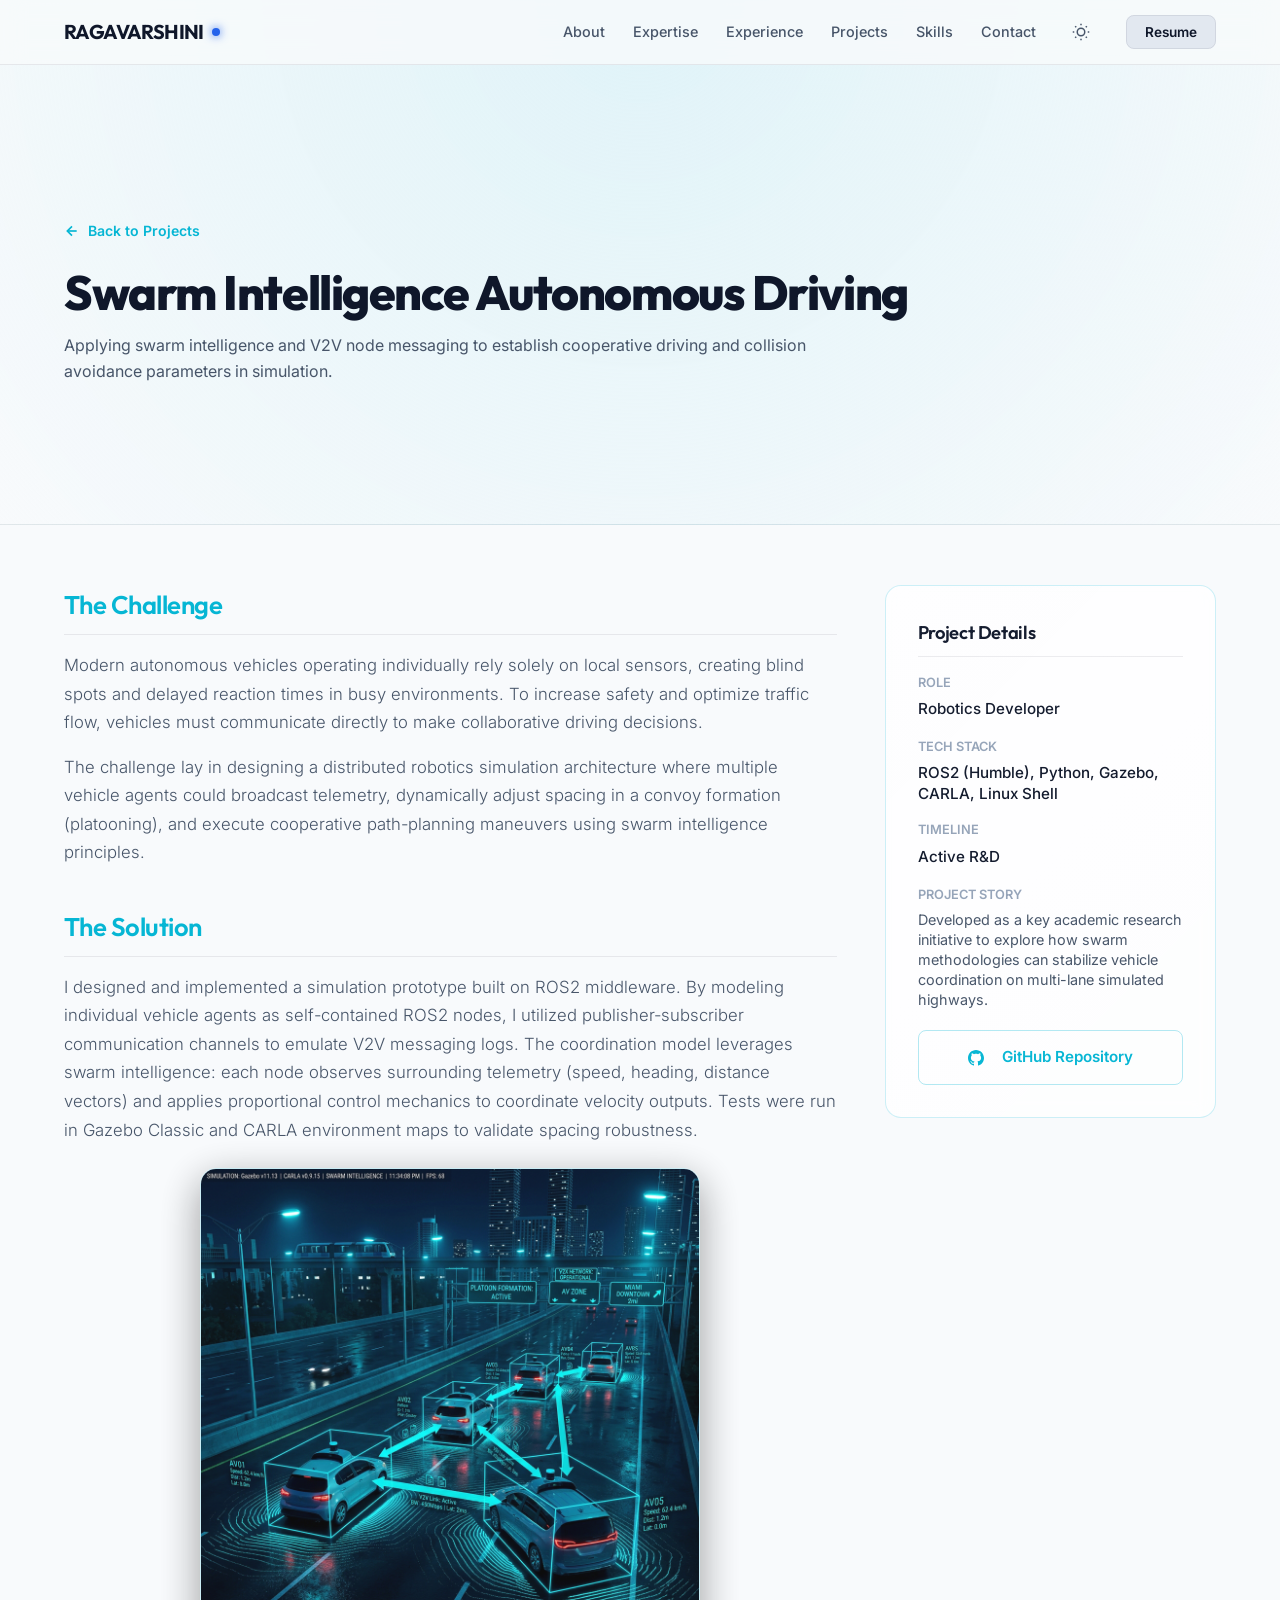
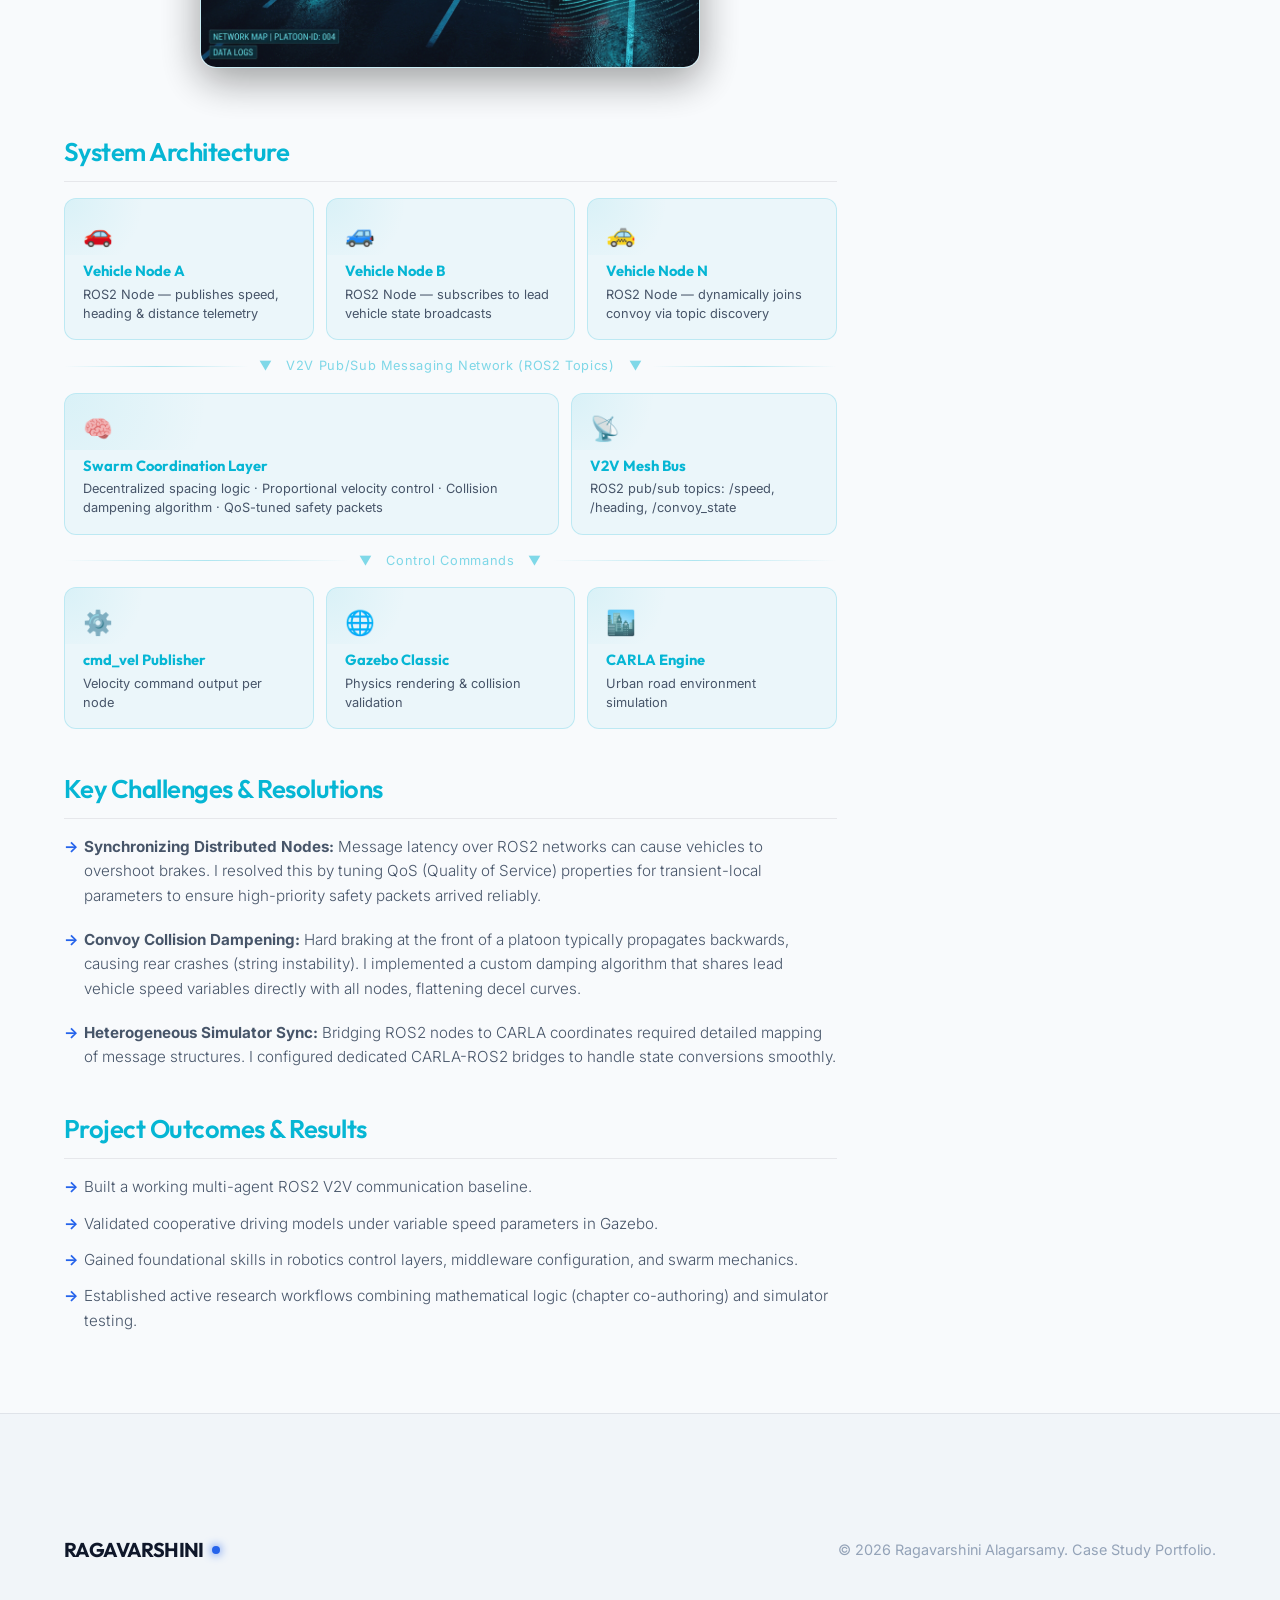
<file: projects/autonomous-driving.html>
<!DOCTYPE html>
<html lang="en">
<head>
  <meta charset="UTF-8">
  <meta name="viewport" content="width=device-width, initial-scale=1.0">
  <title>Case Study: Swarm Intelligence Autonomous Driving | Ragavarshini Alagarsamy</title>
  <script>
    (function() {
      const savedTheme = localStorage.getItem('theme');
      if (savedTheme === 'light' || (!savedTheme && window.matchMedia('(prefers-color-scheme: light)').matches)) {
        document.documentElement.setAttribute('data-theme', 'light');
      }
    })();
  </script>
  <link rel="stylesheet" href="../style.css">
</head>
<body>

  <!-- Floating Navigation Bar -->
  <nav class="navbar scrolled">
    <div class="nav-container">
      <a href="../index.html#home" class="logo">
        RAGAVARSHINI
        <span class="logo-dot"></span>
      </a>
      <ul class="nav-links">
        <li><a href="../index.html#about" class="nav-link">About</a></li>
        <li><a href="../index.html#expertise" class="nav-link">Expertise</a></li>
        <li><a href="../index.html#experience" class="nav-link">Experience</a></li>
        <li><a href="../index.html#projects" class="nav-link">Projects</a></li>
        <li><a href="../index.html#skills" class="nav-link">Skills</a></li>
        <li><a href="../index.html#contact" class="nav-link">Contact</a></li>
        <li>
          <button id="theme-toggle" class="theme-toggle" aria-label="Toggle Theme">
            <svg class="sun-icon" width="18" height="18" viewBox="0 0 24 24" fill="none" stroke="currentColor" stroke-width="2"><circle cx="12" cy="12" r="5"/><line x1="12" y1="1" x2="12" y2="3"/><line x1="12" y1="21" x2="12" y2="23"/><line x1="4.22" y1="4.22" x2="5.64" y2="5.64"/><line x1="18.36" y1="18.36" x2="19.78" y2="19.78"/><line x1="1" y1="12" x2="3" y2="12"/><line x1="21" y1="12" x2="23" y2="12"/><line x1="4.22" y1="19.78" x2="5.64" y2="18.36"/><line x1="18.36" y1="5.64" x2="19.78" y2="4.22"/></svg>
            <svg class="moon-icon" width="18" height="18" viewBox="0 0 24 24" fill="none" stroke="currentColor" stroke-width="2"><path d="M21 12.79A9 9 0 1 1 11.21 3 7 7 0 0 0 21 12.79z"/></svg>
          </button>
        </li>
        <li>
          <a href="https://drive.google.com/file/d/1CyhOQIBqMAPoRog8rNzfZzQI0c3ji6rF/view?usp=sharing" 
             target="_blank" rel="noopener noreferrer" class="nav-cta">Resume</a>
        </li>
      </ul>
    </div>
  </nav>

  <!-- Case Study Hero -->
  <section class="case-study-hero" style="background: radial-gradient(circle at top, rgba(6, 182, 212, 0.1) 0%, var(--bg-dark) 100%);">
    <div class="container">
      <a href="../index.html#projects" class="project-link" style="color:var(--color-cyan); font-weight:600; margin-bottom:24px; display:inline-flex; align-items:center; gap:8px;">
        <svg width="16" height="16" viewBox="0 0 24 24" fill="none" stroke="currentColor" stroke-width="2.5"><line x1="19" y1="12" x2="5" y2="12"/><polyline points="12 19 5 12 12 5"/></svg>
        Back to Projects
      </a>
      <h1 class="hero-title" style="font-size:3rem; margin-bottom:16px;">Swarm Intelligence Autonomous Driving</h1>
      <p class="hero-desc" style="margin-bottom:0; max-width:800px; color:var(--color-slate-light);">
        Applying swarm intelligence and V2V node messaging to establish cooperative driving and collision avoidance parameters in simulation.
      </p>
    </div>
  </section>

  <!-- Case Study Content Grid -->
  <section class="container" style="padding-top:60px;">
    <div class="case-study-grid">
      <!-- Main Content -->
      <div class="case-study-content">
        <!-- Overview / Problem -->
        <div>
          <h2 class="case-study-section-title robotics-theme">The Challenge</h2>
          <p class="case-study-text" style="margin-bottom:16px;">
            Modern autonomous vehicles operating individually rely solely on local sensors, creating blind spots and delayed reaction times in busy environments. To increase safety and optimize traffic flow, vehicles must communicate directly to make collaborative driving decisions.
          </p>
          <p class="case-study-text">
            The challenge lay in designing a distributed robotics simulation architecture where multiple vehicle agents could broadcast telemetry, dynamically adjust spacing in a convoy formation (platooning), and execute cooperative path-planning maneuvers using swarm intelligence principles.
          </p>
        </div>

        <!-- Solution -->
        <div>
          <h2 class="case-study-section-title robotics-theme">The Solution</h2>
          <p class="case-study-text" style="margin-bottom:24px;">
            I designed and implemented a simulation prototype built on ROS2 middleware. By modeling individual vehicle agents as self-contained ROS2 nodes, I utilized publisher-subscriber communication channels to emulate V2V messaging logs. The coordination model leverages swarm intelligence: each node observes surrounding telemetry (speed, heading, distance vectors) and applies proportional control mechanics to coordinate velocity outputs. Tests were run in Gazebo Classic and CARLA environment maps to validate spacing robustness.
          </p>
          <div style="margin-bottom:24px; display:flex; justify-content:center;">
            <img src="../assets/images/swarm_driving_mockup.png" alt="Swarm Driving Simulation Mockup" style="width:65%; max-width:500px; border-radius:var(--border-radius-md); border:1px solid rgba(6, 182, 212, 0.2); opacity:0.95; transition:var(--transition-smooth); box-shadow:0 12px 40px rgba(0,0,0,0.4);" onmouseover="this.style.opacity=1; this.style.transform='scale(1.02)'" onmouseout="this.style.opacity=0.95; this.style.transform='scale(1)'">
          </div>
        </div>

        <div>
          <h2 class="case-study-section-title robotics-theme">System Architecture</h2>
          <div class="arch-mesh">

            <!-- Row 1: Vehicle Nodes -->
            <div class="arch-mesh-row">
              <div class="arch-mesh-node">
                <span class="arch-mesh-icon">🚗</span>
                <div class="arch-mesh-title">Vehicle Node A</div>
                <div class="arch-mesh-desc">ROS2 Node — publishes speed, heading &amp; distance telemetry</div>
              </div>
              <div class="arch-mesh-node">
                <span class="arch-mesh-icon">🚙</span>
                <div class="arch-mesh-title">Vehicle Node B</div>
                <div class="arch-mesh-desc">ROS2 Node — subscribes to lead vehicle state broadcasts</div>
              </div>
              <div class="arch-mesh-node">
                <span class="arch-mesh-icon">🚕</span>
                <div class="arch-mesh-title">Vehicle Node N</div>
                <div class="arch-mesh-desc">ROS2 Node — dynamically joins convoy via topic discovery</div>
              </div>
            </div>

            <div class="arch-mesh-divider">▼ &nbsp; V2V Pub/Sub Messaging Network (ROS2 Topics) &nbsp; ▼</div>

            <!-- Row 2: Swarm Core -->
            <div class="arch-mesh-row">
              <div class="arch-mesh-node" style="flex:2;">
                <span class="arch-mesh-icon">🧠</span>
                <div class="arch-mesh-title">Swarm Coordination Layer</div>
                <div class="arch-mesh-desc">Decentralized spacing logic · Proportional velocity control · Collision dampening algorithm · QoS-tuned safety packets</div>
              </div>
              <div class="arch-mesh-node" style="flex:1;">
                <span class="arch-mesh-icon">📡</span>
                <div class="arch-mesh-title">V2V Mesh Bus</div>
                <div class="arch-mesh-desc">ROS2 pub/sub topics: /speed, /heading, /convoy_state</div>
              </div>
            </div>

            <div class="arch-mesh-divider">▼ &nbsp; Control Commands &nbsp; ▼</div>

            <!-- Row 3: Simulators -->
            <div class="arch-mesh-row">
              <div class="arch-mesh-node">
                <span class="arch-mesh-icon">⚙️</span>
                <div class="arch-mesh-title">cmd_vel Publisher</div>
                <div class="arch-mesh-desc">Velocity command output per node</div>
              </div>
              <div class="arch-mesh-node">
                <span class="arch-mesh-icon">🌐</span>
                <div class="arch-mesh-title">Gazebo Classic</div>
                <div class="arch-mesh-desc">Physics rendering &amp; collision validation</div>
              </div>
              <div class="arch-mesh-node">
                <span class="arch-mesh-icon">🏙️</span>
                <div class="arch-mesh-title">CARLA Engine</div>
                <div class="arch-mesh-desc">Urban road environment simulation</div>
              </div>
            </div>

          </div>
        </div>


        <!-- Challenges Faced -->
        <div>
          <h2 class="case-study-section-title robotics-theme">Key Challenges & Resolutions</h2>
          <ul class="timeline-bullets" style="gap:20px;">
            <li class="timeline-bullet">
              <strong>Synchronizing Distributed Nodes:</strong> Message latency over ROS2 networks can cause vehicles to overshoot brakes. I resolved this by tuning QoS (Quality of Service) properties for transient-local parameters to ensure high-priority safety packets arrived reliably.
            </li>
            <li class="timeline-bullet">
              <strong>Convoy Collision Dampening:</strong> Hard braking at the front of a platoon typically propagates backwards, causing rear crashes (string instability). I implemented a custom damping algorithm that shares lead vehicle speed variables directly with all nodes, flattening decel curves.
            </li>
            <li class="timeline-bullet">
              <strong>Heterogeneous Simulator Sync:</strong> Bridging ROS2 nodes to CARLA coordinates required detailed mapping of message structures. I configured dedicated CARLA-ROS2 bridges to handle state conversions smoothly.
            </li>
          </ul>
        </div>

        <!-- Outcomes -->
        <div>
          <h2 class="case-study-section-title robotics-theme">Project Outcomes & Results</h2>
          <ul class="timeline-bullets" style="gap:12px;">
            <li class="timeline-bullet">Built a working multi-agent ROS2 V2V communication baseline.</li>
            <li class="timeline-bullet">Validated cooperative driving models under variable speed parameters in Gazebo.</li>
            <li class="timeline-bullet">Gained foundational skills in robotics control layers, middleware configuration, and swarm mechanics.</li>
            <li class="timeline-bullet">Established active research workflows combining mathematical logic (chapter co-authoring) and simulator testing.</li>
          </ul>
        </div>
      </div>

      <!-- Sidebar -->
      <div class="case-study-sidebar">
        <div class="glass-card" style="border-color: rgba(6, 182, 212, 0.2);">
          <h4 style="font-family:'Outfit'; font-size:1.15rem; margin-bottom:16px; border-bottom:1px solid var(--glass-border); padding-bottom:8px;">Project Details</h4>
          
          <div style="margin-bottom:16px;">
            <p style="font-size:0.8rem; text-transform:uppercase; color:var(--color-text-muted); font-weight:600; margin-bottom:4px;">Role</p>
            <p style="font-size:0.95rem; font-weight:500;">Robotics Developer</p>
          </div>

          <div style="margin-bottom:16px;">
            <p style="font-size:0.8rem; text-transform:uppercase; color:var(--color-text-muted); font-weight:600; margin-bottom:4px;">Tech Stack</p>
            <p style="font-size:0.95rem; font-weight:500; line-height:1.4;">ROS2 (Humble), Python, Gazebo, CARLA, Linux Shell</p>
          </div>

          <div style="margin-bottom:16px;">
            <p style="font-size:0.8rem; text-transform:uppercase; color:var(--color-text-muted); font-weight:600; margin-bottom:4px;">Timeline</p>
            <p style="font-size:0.95rem; font-weight:500;">Active R&D</p>
          </div>

          <div style="margin-bottom:20px;">
            <p style="font-size:0.8rem; text-transform:uppercase; color:var(--color-text-muted); font-weight:600; margin-bottom:4px;">Project Story</p>
            <p style="font-size:0.9rem; color:var(--color-text-secondary); line-height:1.4;">Developed as a key academic research initiative to explore how swarm methodologies can stabilize vehicle coordination on multi-lane simulated highways.</p>
          </div>

          <a href="https://github.com/ragavarshini3/Swarm-Intelligence-Driving" target="_blank" rel="noopener noreferrer" class="btn btn-accent" style="width:100%;">
            <svg width="16" height="16" fill="currentColor" viewBox="0 0 24 24" style="margin-right:8px;"><path d="M12 0c-6.626 0-12 5.373-12 12 0 5.302 3.438 9.8 8.207 11.387.599.111.793-.261.793-.577v-2.234c-3.338.726-4.033-1.416-4.033-1.416-.546-1.387-1.333-1.756-1.333-1.756-1.089-.745.083-.729.083-.729 1.205.084 1.839 1.237 1.839 1.237 1.07 1.834 2.807 1.304 3.492.997.107-.775.418-1.305.762-1.604-2.665-.305-5.467-1.334-5.467-5.931 0-1.311.469-2.381 1.236-3.221-.124-.303-.535-1.524.117-3.176 0 0 1.008-.322 3.301 1.23.957-.266 1.983-.399 3.003-.404 1.02.005 2.047.138 3.006.404 2.291-1.552 3.297-1.23 3.297-1.23.653 1.653.242 2.874.118 3.176.77.84 1.235 1.911 1.235 3.221 0 4.609-2.807 5.624-5.479 5.921.43.372.823 1.102.823 2.222v3.293c0 .319.192.694.801.576 4.765-1.589 8.199-6.086 8.199-11.386 0-6.627-5.373-12-12-12z"/></svg>
            GitHub Repository
          </a>
        </div>
      </div>
    </div>
  </section>

  <!-- Footer -->
  <footer class="footer">
    <div class="container footer-container">
      <div class="logo">
        RAGAVARSHINI
        <span class="logo-dot"></span>
      </div>
      <p class="footer-copy">
        &copy; 2026 Ragavarshini Alagarsamy. Case Study Portfolio.
      </p>
    </div>
  </footer>

  <script>
    // Keep scrolled class on detail pages
    window.addEventListener('scroll', () => {
      const navbar = document.querySelector('.navbar');
      navbar.classList.add('scrolled');
    });

    // Theme toggle handler for detail pages
    document.addEventListener('DOMContentLoaded', () => {
      const toggleBtn = document.getElementById('theme-toggle');
      if (!toggleBtn) return;
      
      toggleBtn.addEventListener('click', () => {
        const isLight = document.documentElement.getAttribute('data-theme') === 'light';
        if (isLight) {
          document.documentElement.removeAttribute('data-theme');
          localStorage.setItem('theme', 'dark');
        } else {
          document.documentElement.setAttribute('data-theme', 'light');
          localStorage.setItem('theme', 'light');
        }
      });
    });
  </script>
</body>
</html>
</file>
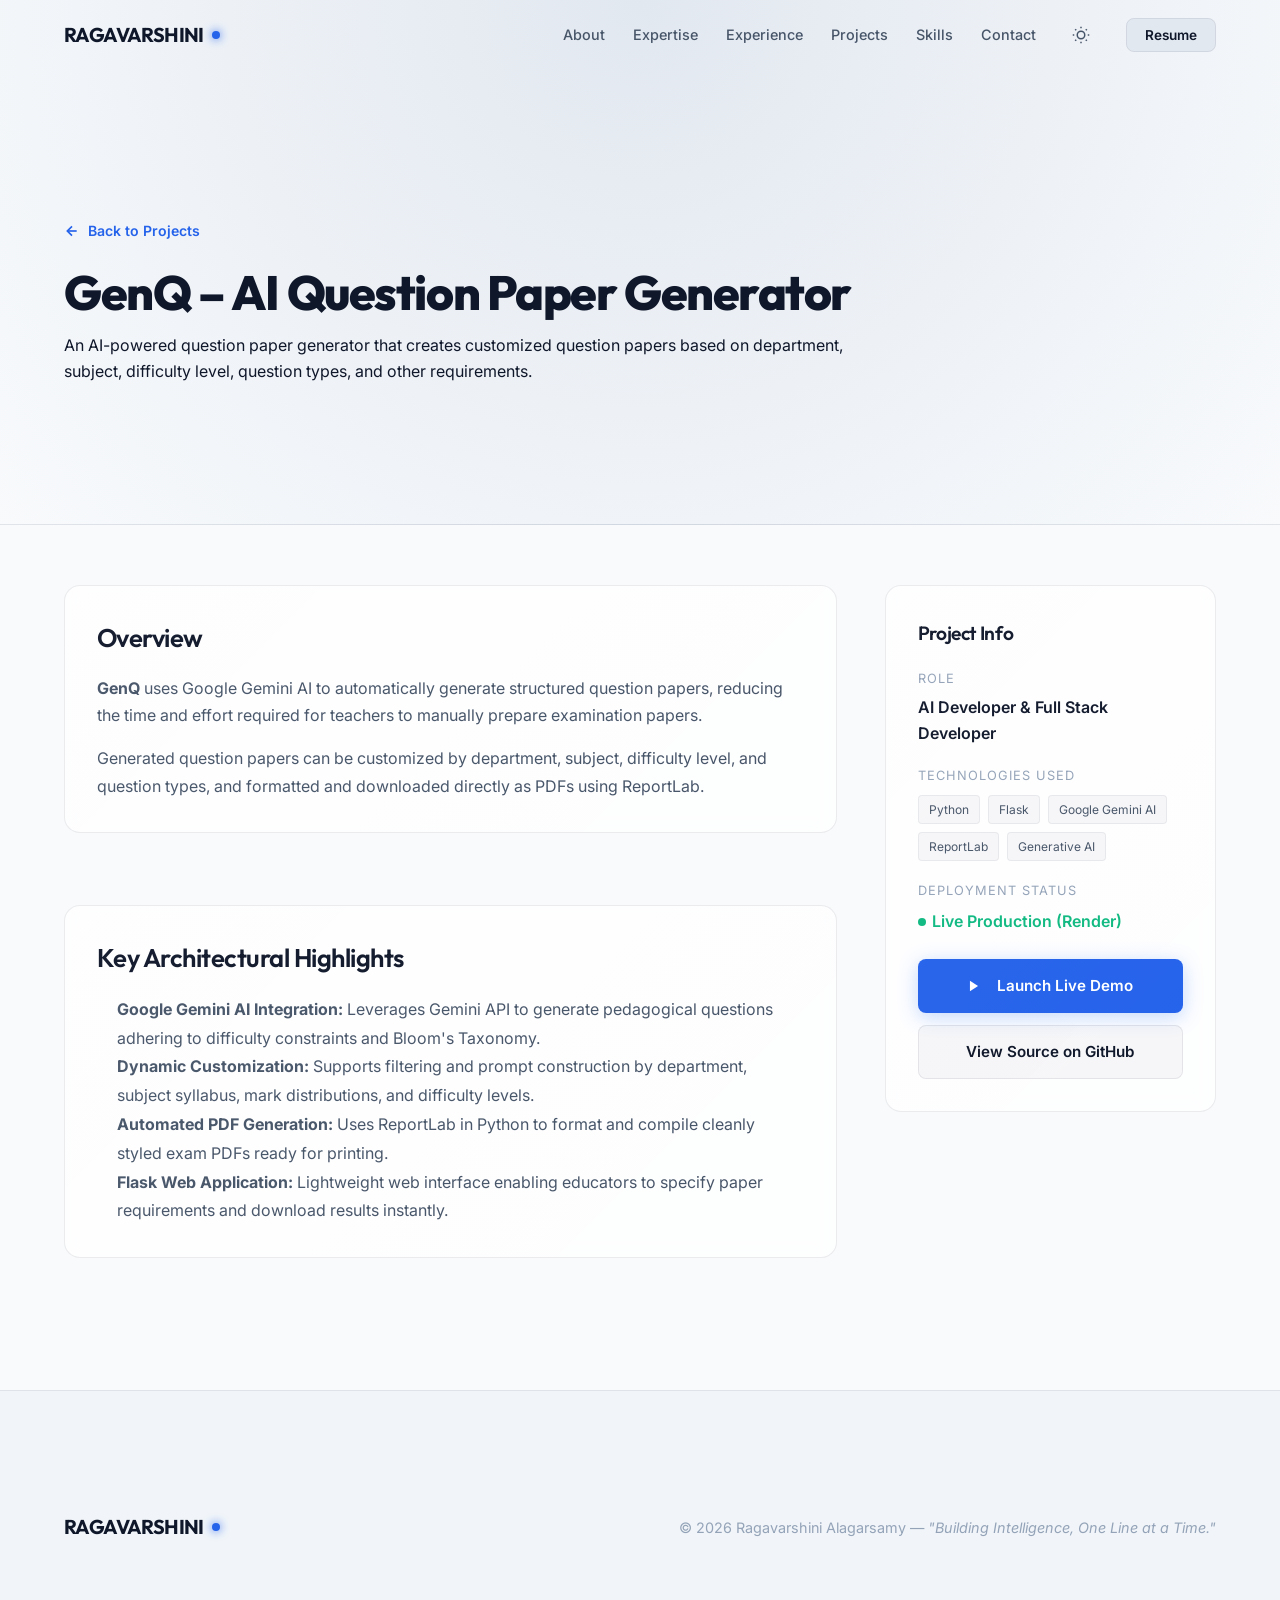
<file: projects/genq-ai.html>
<!DOCTYPE html>
<html lang="en">
<head>
  <meta charset="UTF-8">
  <meta name="viewport" content="width=device-width, initial-scale=1.0">
  <title>Case Study: GenQ – AI Question Paper Generator | Ragavarshini Alagarsamy</title>
  <script>
    (function() {
      const savedTheme = localStorage.getItem('theme');
      if (savedTheme === 'light' || (!savedTheme && window.matchMedia('(prefers-color-scheme: light)').matches)) {
        document.documentElement.setAttribute('data-theme', 'light');
      }
    })();
  </script>
  <link rel="stylesheet" href="../style.css">
</head>
<body>

  <!-- Floating Navigation Bar -->
  <nav class="navbar scrolled">
    <div class="nav-container">
      <a href="../index.html#home" class="logo">
        RAGAVARSHINI
        <span class="logo-dot"></span>
      </a>
      <ul class="nav-links">
        <li><a href="../index.html#about" class="nav-link">About</a></li>
        <li><a href="../index.html#expertise" class="nav-link">Expertise</a></li>
        <li><a href="../index.html#experience" class="nav-link">Experience</a></li>
        <li><a href="../index.html#projects" class="nav-link">Projects</a></li>
        <li><a href="../index.html#skills" class="nav-link">Skills</a></li>
        <li><a href="../index.html#contact" class="nav-link">Contact</a></li>
        <li>
          <button id="theme-toggle" class="theme-toggle" aria-label="Toggle Theme">
            <svg class="sun-icon" width="18" height="18" viewBox="0 0 24 24" fill="none" stroke="currentColor" stroke-width="2"><circle cx="12" cy="12" r="5"/><line x1="12" y1="1" x2="12" y2="3"/><line x1="12" y1="21" x2="12" y2="23"/><line x1="4.22" y1="4.22" x2="5.64" y2="5.64"/><line x1="18.36" y1="18.36" x2="19.78" y2="19.78"/><line x1="1" y1="12" x2="3" y2="12"/><line x1="21" y1="12" x2="23" y2="12"/><line x1="4.22" y1="19.78" x2="5.64" y2="18.36"/><line x1="18.36" y1="5.64" x2="19.78" y2="4.22"/></svg>
            <svg class="moon-icon" width="18" height="18" viewBox="0 0 24 24" fill="none" stroke="currentColor" stroke-width="2"><path d="M21 12.79A9 9 0 1 1 11.21 3 7 7 0 0 0 21 12.79z"/></svg>
          </button>
        </li>
        <li>
          <a href="https://drive.google.com/file/d/1CyhOQIBqMAPoRog8rNzfZzQI0c3ji6rF/view?usp=sharing" 
             target="_blank" rel="noopener noreferrer" class="nav-cta">Resume</a>
        </li>
      </ul>
    </div>
  </nav>

  <!-- Case Study Hero -->
  <section class="case-study-hero">
    <div class="container">
      <a href="../index.html#projects" class="project-link" style="color:var(--color-accent); font-weight:600; margin-bottom:24px; display:inline-flex; align-items:center; gap:8px;">
        <svg width="16" height="16" viewBox="0 0 24 24" fill="none" stroke="currentColor" stroke-width="2.5"><line x1="19" y1="12" x2="5" y2="12"/><polyline points="12 19 5 12 12 5"/></svg>
        Back to Projects
      </a>
      <h1 class="hero-title" style="font-size:3rem; margin-bottom:16px;">GenQ &ndash; AI Question Paper Generator</h1>
      <p class="hero-desc" style="margin-bottom:0; max-width:800px;">
        An AI-powered question paper generator that creates customized question papers based on department, subject, difficulty level, question types, and other requirements.
      </p>
    </div>
  </section>

  <!-- Content Section -->
  <section class="container" style="padding:60px 0 100px;">
    <div class="case-study-grid">
      <!-- Left Column: Story -->
      <div class="case-study-content">
        <div class="glass-card" style="margin-bottom:32px;">
          <h2 style="font-size:1.6rem; margin-bottom:16px; color:var(--color-text-primary);">Overview</h2>
          <p style="color:var(--color-text-secondary); line-height:1.7; margin-bottom:16px;">
            <strong>GenQ</strong> uses Google Gemini AI to automatically generate structured question papers, reducing the time and effort required for teachers to manually prepare examination papers.
          </p>
          <p style="color:var(--color-text-secondary); line-height:1.7;">
            Generated question papers can be customized by department, subject, difficulty level, and question types, and formatted and downloaded directly as PDFs using ReportLab.
          </p>
        </div>

        <div class="glass-card" style="margin-bottom:32px;">
          <h2 style="font-size:1.6rem; margin-bottom:16px; color:var(--color-text-primary);">Key Architectural Highlights</h2>
          <ul style="color:var(--color-text-secondary); line-height:1.8; padding-left:20px;">
            <li><strong>Google Gemini AI Integration:</strong> Leverages Gemini API to generate pedagogical questions adhering to difficulty constraints and Bloom's Taxonomy.</li>
            <li><strong>Dynamic Customization:</strong> Supports filtering and prompt construction by department, subject syllabus, mark distributions, and difficulty levels.</li>
            <li><strong>Automated PDF Generation:</strong> Uses ReportLab in Python to format and compile cleanly styled exam PDFs ready for printing.</li>
            <li><strong>Flask Web Application:</strong> Lightweight web interface enabling educators to specify paper requirements and download results instantly.</li>
          </ul>
        </div>
      </div>

      <!-- Right Column: Sidebar Specs -->
      <div class="case-study-sidebar">
        <div class="glass-card">
          <h3 style="font-size:1.2rem; margin-bottom:20px; color:var(--color-text-primary);">Project Info</h3>
          
          <div style="margin-bottom:20px;">
            <div style="font-size:0.8rem; color:var(--color-text-muted); text-transform:uppercase; letter-spacing:1px; margin-bottom:6px;">Role</div>
            <div style="color:var(--color-text-primary); font-weight:600;">AI Developer & Full Stack Developer</div>
          </div>

          <div style="margin-bottom:20px;">
            <div style="font-size:0.8rem; color:var(--color-text-muted); text-transform:uppercase; letter-spacing:1px; margin-bottom:6px;">Technologies Used</div>
            <div style="display:flex; flex-wrap:wrap; gap:8px; margin-top:8px;">
              <span class="project-tech-tag">Python</span>
              <span class="project-tech-tag">Flask</span>
              <span class="project-tech-tag">Google Gemini AI</span>
              <span class="project-tech-tag">ReportLab</span>
              <span class="project-tech-tag">Generative AI</span>
            </div>
          </div>

          <div style="margin-bottom:24px;">
            <div style="font-size:0.8rem; color:var(--color-text-muted); text-transform:uppercase; letter-spacing:1px; margin-bottom:6px;">Deployment Status</div>
            <div style="color:#10b981; font-weight:600; display:inline-flex; align-items:center; gap:6px;">
              <span style="width:8px; height:8px; background:#10b981; border-radius:50%; display:inline-block;"></span>
              Live Production (Render)
            </div>
          </div>

          <div style="display:flex; flex-direction:column; gap:12px;">
            <a href="https://genq-x88n.onrender.com" target="_blank" rel="noopener noreferrer" 
               class="btn btn-primary" style="text-align:center; justify-content:center;">
              <svg width="14" height="14" viewBox="0 0 24 24" fill="currentColor" style="margin-right:6px;"><polygon points="5 3 19 12 5 21 5 3"/></svg>
              Launch Live Demo
            </a>
            <a href="https://github.com/ragavarshini3/GenQ" target="_blank" rel="noopener noreferrer" 
               class="btn btn-secondary" style="text-align:center; justify-content:center;">
              View Source on GitHub
            </a>
          </div>
        </div>
      </div>
    </div>
  </section>

  <!-- Footer -->
  <footer class="footer">
    <div class="container footer-container">
      <div class="logo">
        RAGAVARSHINI
        <span class="logo-dot"></span>
      </div>
      <p class="footer-copy">
        &copy; 2026 Ragavarshini Alagarsamy &mdash; <em>"Building Intelligence, One Line at a Time."</em>
      </p>
    </div>
  </footer>

  <script src="../script.js?v=13"></script>
</body>
</html>
</file>
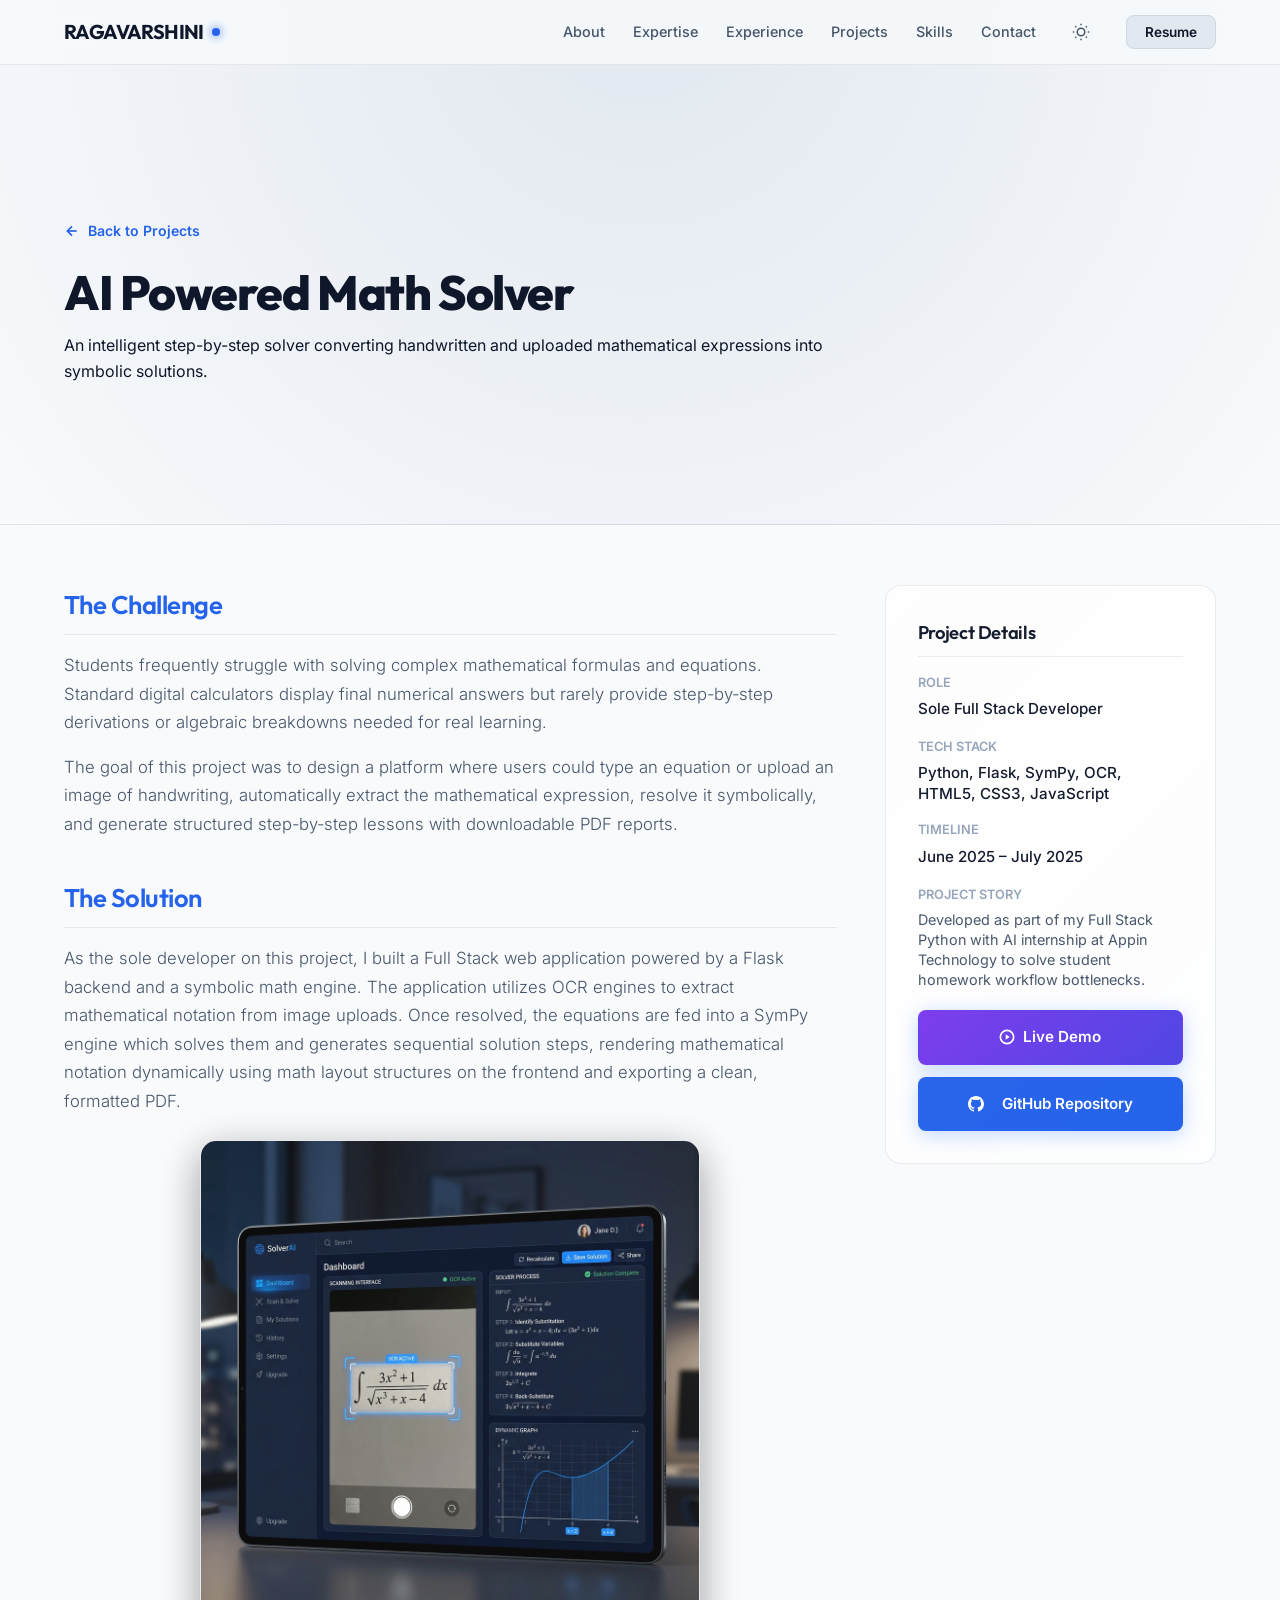
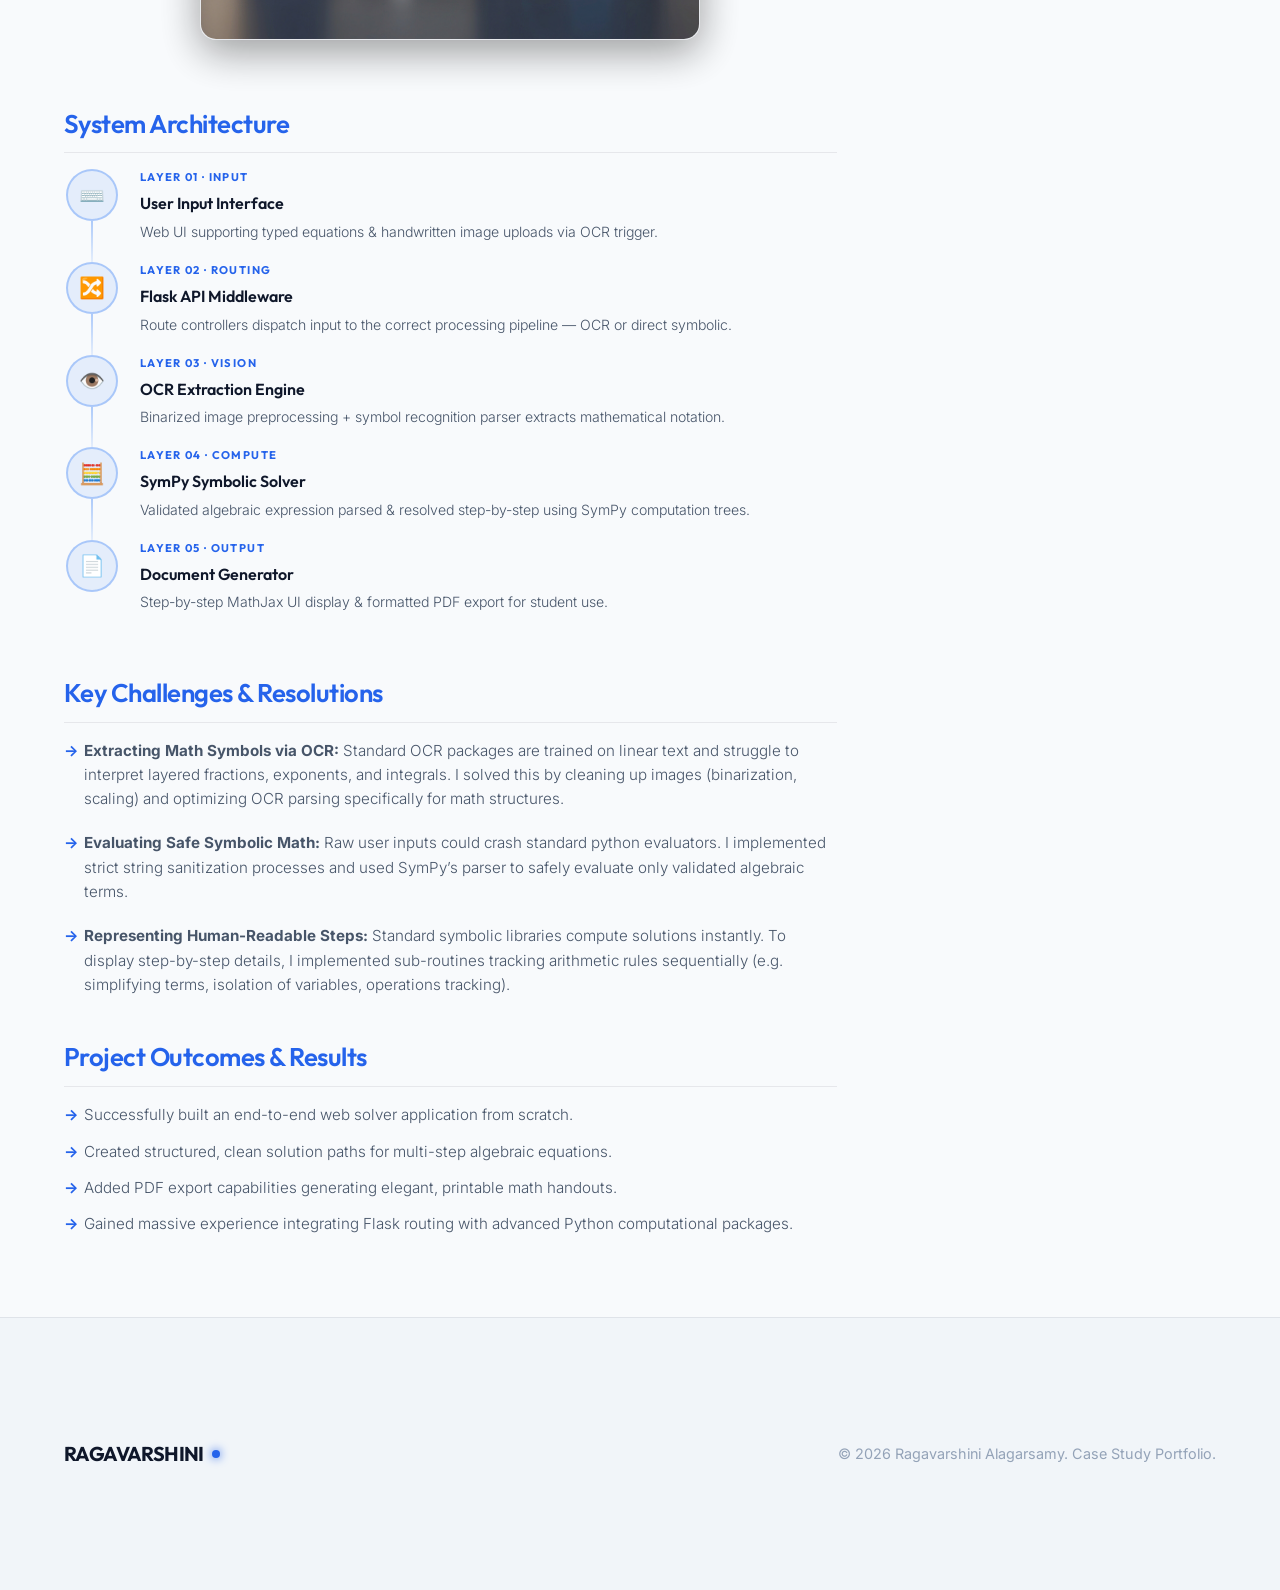
<file: projects/math-solver.html>
<!DOCTYPE html>
<html lang="en">
<head>
  <meta charset="UTF-8">
  <meta name="viewport" content="width=device-width, initial-scale=1.0">
  <title>Case Study: AI Powered Math Solver | Ragavarshini Alagarsamy</title>
  <script>
    (function() {
      const savedTheme = localStorage.getItem('theme');
      if (savedTheme === 'light' || (!savedTheme && window.matchMedia('(prefers-color-scheme: light)').matches)) {
        document.documentElement.setAttribute('data-theme', 'light');
      }
    })();
  </script>
  <link rel="stylesheet" href="../style.css">
</head>
<body>

  <!-- Floating Navigation Bar -->
  <nav class="navbar scrolled">
    <div class="nav-container">
      <a href="../index.html#home" class="logo">
        RAGAVARSHINI
        <span class="logo-dot"></span>
      </a>
      <ul class="nav-links">
        <li><a href="../index.html#about" class="nav-link">About</a></li>
        <li><a href="../index.html#expertise" class="nav-link">Expertise</a></li>
        <li><a href="../index.html#experience" class="nav-link">Experience</a></li>
        <li><a href="../index.html#projects" class="nav-link">Projects</a></li>
        <li><a href="../index.html#skills" class="nav-link">Skills</a></li>
        <li><a href="../index.html#contact" class="nav-link">Contact</a></li>
        <li>
          <button id="theme-toggle" class="theme-toggle" aria-label="Toggle Theme">
            <svg class="sun-icon" width="18" height="18" viewBox="0 0 24 24" fill="none" stroke="currentColor" stroke-width="2"><circle cx="12" cy="12" r="5"/><line x1="12" y1="1" x2="12" y2="3"/><line x1="12" y1="21" x2="12" y2="23"/><line x1="4.22" y1="4.22" x2="5.64" y2="5.64"/><line x1="18.36" y1="18.36" x2="19.78" y2="19.78"/><line x1="1" y1="12" x2="3" y2="12"/><line x1="21" y1="12" x2="23" y2="12"/><line x1="4.22" y1="19.78" x2="5.64" y2="18.36"/><line x1="18.36" y1="5.64" x2="19.78" y2="4.22"/></svg>
            <svg class="moon-icon" width="18" height="18" viewBox="0 0 24 24" fill="none" stroke="currentColor" stroke-width="2"><path d="M21 12.79A9 9 0 1 1 11.21 3 7 7 0 0 0 21 12.79z"/></svg>
          </button>
        </li>
        <li>
          <a href="https://drive.google.com/file/d/1CyhOQIBqMAPoRog8rNzfZzQI0c3ji6rF/view?usp=sharing" 
             target="_blank" rel="noopener noreferrer" class="nav-cta">Resume</a>
        </li>
      </ul>
    </div>
  </nav>

  <!-- Case Study Hero -->
  <section class="case-study-hero">
    <div class="container">
      <a href="../index.html#projects" class="project-link" style="color:var(--color-accent); font-weight:600; margin-bottom:24px; display:inline-flex; align-items:center; gap:8px;">
        <svg width="16" height="16" viewBox="0 0 24 24" fill="none" stroke="currentColor" stroke-width="2.5"><line x1="19" y1="12" x2="5" y2="12"/><polyline points="12 19 5 12 12 5"/></svg>
        Back to Projects
      </a>
      <h1 class="hero-title" style="font-size:3rem; margin-bottom:16px;">AI Powered Math Solver</h1>
      <p class="hero-desc" style="margin-bottom:0; max-width:800px;">
        An intelligent step-by-step solver converting handwritten and uploaded mathematical expressions into symbolic solutions.
      </p>
    </div>
  </section>

  <!-- Case Study Content Grid -->
  <section class="container" style="padding-top:60px;">
    <div class="case-study-grid">
      <!-- Main Content -->
      <div class="case-study-content">
        <!-- Overview / Problem -->
        <div>
          <h2 class="case-study-section-title">The Challenge</h2>
          <p class="case-study-text" style="margin-bottom:16px;">
            Students frequently struggle with solving complex mathematical formulas and equations. Standard digital calculators display final numerical answers but rarely provide step-by-step derivations or algebraic breakdowns needed for real learning. 
          </p>
          <p class="case-study-text">
            The goal of this project was to design a platform where users could type an equation or upload an image of handwriting, automatically extract the mathematical expression, resolve it symbolically, and generate structured step-by-step lessons with downloadable PDF reports.
          </p>
        </div>

        <!-- Solution -->
        <div>
          <h2 class="case-study-section-title">The Solution</h2>
          <p class="case-study-text" style="margin-bottom:24px;">
            As the sole developer on this project, I built a Full Stack web application powered by a Flask backend and a symbolic math engine. The application utilizes OCR engines to extract mathematical notation from image uploads. Once resolved, the equations are fed into a SymPy engine which solves them and generates sequential solution steps, rendering mathematical notation dynamically using math layout structures on the frontend and exporting a clean, formatted PDF.
          </p>
          <div style="margin-bottom:24px; display:flex; justify-content:center;">
            <img src="../assets/images/math_solver_mockup.png" alt="AI Powered Math Solver Mockup" style="width:65%; max-width:500px; border-radius:var(--border-radius-md); border:1px solid var(--glass-border); opacity:0.95; transition:var(--transition-smooth); box-shadow:0 12px 40px rgba(0,0,0,0.4);" onmouseover="this.style.opacity=1; this.style.transform='scale(1.02)'" onmouseout="this.style.opacity=0.95; this.style.transform='scale(1)'">
          </div>
        </div>

        <div>
          <h2 class="case-study-section-title">System Architecture</h2>
          <div class="arch-pipeline">

            <div class="arch-pipeline-node">
              <div class="arch-node-left">
                <div class="arch-node-icon">⌨️</div>
                <div class="arch-node-connector"></div>
              </div>
              <div class="arch-node-body">
                <div class="arch-node-label">Layer 01 · Input</div>
                <div class="arch-node-title">User Input Interface</div>
                <div class="arch-node-desc">Web UI supporting typed equations &amp; handwritten image uploads via OCR trigger.</div>
              </div>
            </div>

            <div class="arch-pipeline-node">
              <div class="arch-node-left">
                <div class="arch-node-icon">🔀</div>
                <div class="arch-node-connector"></div>
              </div>
              <div class="arch-node-body">
                <div class="arch-node-label">Layer 02 · Routing</div>
                <div class="arch-node-title">Flask API Middleware</div>
                <div class="arch-node-desc">Route controllers dispatch input to the correct processing pipeline — OCR or direct symbolic.</div>
              </div>
            </div>

            <div class="arch-pipeline-node">
              <div class="arch-node-left">
                <div class="arch-node-icon">👁️</div>
                <div class="arch-node-connector"></div>
              </div>
              <div class="arch-node-body">
                <div class="arch-node-label">Layer 03 · Vision</div>
                <div class="arch-node-title">OCR Extraction Engine</div>
                <div class="arch-node-desc">Binarized image preprocessing + symbol recognition parser extracts mathematical notation.</div>
              </div>
            </div>

            <div class="arch-pipeline-node">
              <div class="arch-node-left">
                <div class="arch-node-icon">🧮</div>
                <div class="arch-node-connector"></div>
              </div>
              <div class="arch-node-body">
                <div class="arch-node-label">Layer 04 · Compute</div>
                <div class="arch-node-title">SymPy Symbolic Solver</div>
                <div class="arch-node-desc">Validated algebraic expression parsed &amp; resolved step-by-step using SymPy computation trees.</div>
              </div>
            </div>

            <div class="arch-pipeline-node">
              <div class="arch-node-left">
                <div class="arch-node-icon">📄</div>
                <div class="arch-node-connector"></div>
              </div>
              <div class="arch-node-body">
                <div class="arch-node-label">Layer 05 · Output</div>
                <div class="arch-node-title">Document Generator</div>
                <div class="arch-node-desc">Step-by-step MathJax UI display &amp; formatted PDF export for student use.</div>
              </div>
            </div>

          </div>
        </div>


        <!-- Challenges Faced -->
        <div>
          <h2 class="case-study-section-title">Key Challenges & Resolutions</h2>
          <ul class="timeline-bullets" style="gap:20px;">
            <li class="timeline-bullet">
              <strong>Extracting Math Symbols via OCR:</strong> Standard OCR packages are trained on linear text and struggle to interpret layered fractions, exponents, and integrals. I solved this by cleaning up images (binarization, scaling) and optimizing OCR parsing specifically for math structures.
            </li>
            <li class="timeline-bullet">
              <strong>Evaluating Safe Symbolic Math:</strong> Raw user inputs could crash standard python evaluators. I implemented strict string sanitization processes and used SymPy’s parser to safely evaluate only validated algebraic terms.
            </li>
            <li class="timeline-bullet">
              <strong>Representing Human-Readable Steps:</strong> Standard symbolic libraries compute solutions instantly. To display step-by-step details, I implemented sub-routines tracking arithmetic rules sequentially (e.g. simplifying terms, isolation of variables, operations tracking).
            </li>
          </ul>
        </div>

        <!-- Outcomes -->
        <div>
          <h2 class="case-study-section-title">Project Outcomes & Results</h2>
          <ul class="timeline-bullets" style="gap:12px;">
            <li class="timeline-bullet">Successfully built an end-to-end web solver application from scratch.</li>
            <li class="timeline-bullet">Created structured, clean solution paths for multi-step algebraic equations.</li>
            <li class="timeline-bullet">Added PDF export capabilities generating elegant, printable math handouts.</li>
            <li class="timeline-bullet">Gained massive experience integrating Flask routing with advanced Python computational packages.</li>
          </ul>
        </div>
      </div>

      <!-- Sidebar -->
      <div class="case-study-sidebar">
        <div class="glass-card">
          <h4 style="font-family:'Outfit'; font-size:1.15rem; margin-bottom:16px; border-bottom:1px solid var(--glass-border); padding-bottom:8px;">Project Details</h4>
          
          <div style="margin-bottom:16px;">
            <p style="font-size:0.8rem; text-transform:uppercase; color:var(--color-text-muted); font-weight:600; margin-bottom:4px;">Role</p>
            <p style="font-size:0.95rem; font-weight:500;">Sole Full Stack Developer</p>
          </div>

          <div style="margin-bottom:16px;">
            <p style="font-size:0.8rem; text-transform:uppercase; color:var(--color-text-muted); font-weight:600; margin-bottom:4px;">Tech Stack</p>
            <p style="font-size:0.95rem; font-weight:500; line-height:1.4;">Python, Flask, SymPy, OCR, HTML5, CSS3, JavaScript</p>
          </div>

          <div style="margin-bottom:16px;">
            <p style="font-size:0.8rem; text-transform:uppercase; color:var(--color-text-muted); font-weight:600; margin-bottom:4px;">Timeline</p>
            <p style="font-size:0.95rem; font-weight:500;">June 2025 – July 2025</p>
          </div>

          <div style="margin-bottom:20px;">
            <p style="font-size:0.8rem; text-transform:uppercase; color:var(--color-text-muted); font-weight:600; margin-bottom:4px;">Project Story</p>
            <p style="font-size:0.9rem; color:var(--color-text-secondary); line-height:1.4;">Developed as part of my Full Stack Python with AI internship at Appin Technology to solve student homework workflow bottlenecks.</p>
          </div>

          <a href="https://math-solver-ai-6zvn.onrender.com" target="_blank" rel="noopener noreferrer" class="btn btn-primary" style="width:100%; margin-bottom:12px; background: linear-gradient(135deg, #7c3aed, #4f46e5); display:flex; align-items:center; justify-content:center; gap:8px;">
            <svg width="16" height="16" viewBox="0 0 24 24" fill="none" stroke="currentColor" stroke-width="2.5"><circle cx="12" cy="12" r="10"/><polygon points="10 8 16 12 10 16 10 8" fill="currentColor" stroke="none"/></svg>
            Live Demo
          </a>
          <a href="https://github.com/ragavarshini3/Ai_Powered_MathSolver" target="_blank" rel="noopener noreferrer" class="btn btn-primary" style="width:100%;">
            <svg width="16" height="16" fill="currentColor" viewBox="0 0 24 24" style="margin-right:8px;"><path d="M12 0c-6.626 0-12 5.373-12 12 0 5.302 3.438 9.8 8.207 11.387.599.111.793-.261.793-.577v-2.234c-3.338.726-4.033-1.416-4.033-1.416-.546-1.387-1.333-1.756-1.333-1.756-1.089-.745.083-.729.083-.729 1.205.084 1.839 1.237 1.839 1.237 1.07 1.834 2.807 1.304 3.492.997.107-.775.418-1.305.762-1.604-2.665-.305-5.467-1.334-5.467-5.931 0-1.311.469-2.381 1.236-3.221-.124-.303-.535-1.524.117-3.176 0 0 1.008-.322 3.301 1.23.957-.266 1.983-.399 3.003-.404 1.02.005 2.047.138 3.006.404 2.291-1.552 3.297-1.23 3.297-1.23.653 1.653.242 2.874.118 3.176.77.84 1.235 1.911 1.235 3.221 0 4.609-2.807 5.624-5.479 5.921.43.372.823 1.102.823 2.222v3.293c0 .319.192.694.801.576 4.765-1.589 8.199-6.086 8.199-11.386 0-6.627-5.373-12-12-12z"/></svg>
            GitHub Repository
          </a>
        </div>
      </div>
    </div>
  </section>

  <!-- Footer -->
  <footer class="footer">
    <div class="container footer-container">
      <div class="logo">
        RAGAVARSHINI
        <span class="logo-dot"></span>
      </div>
      <p class="footer-copy">
        &copy; 2026 Ragavarshini Alagarsamy. Case Study Portfolio.
      </p>
    </div>
  </footer>

  <script>
    // Simple dynamic navbar style sync for scroll
    window.addEventListener('scroll', () => {
      const navbar = document.querySelector('.navbar');
      if (window.scrollY > 50) {
        navbar.classList.add('scrolled');
      } else {
        navbar.classList.add('scrolled');
      }
    });

    // Theme toggle handler for detail pages
    document.addEventListener('DOMContentLoaded', () => {
      const toggleBtn = document.getElementById('theme-toggle');
      if (!toggleBtn) return;
      
      toggleBtn.addEventListener('click', () => {
        const isLight = document.documentElement.getAttribute('data-theme') === 'light';
        if (isLight) {
          document.documentElement.removeAttribute('data-theme');
          localStorage.setItem('theme', 'dark');
        } else {
          document.documentElement.setAttribute('data-theme', 'light');
          localStorage.setItem('theme', 'light');
        }
      });
    });
  </script>
</body>
</html>
</file>
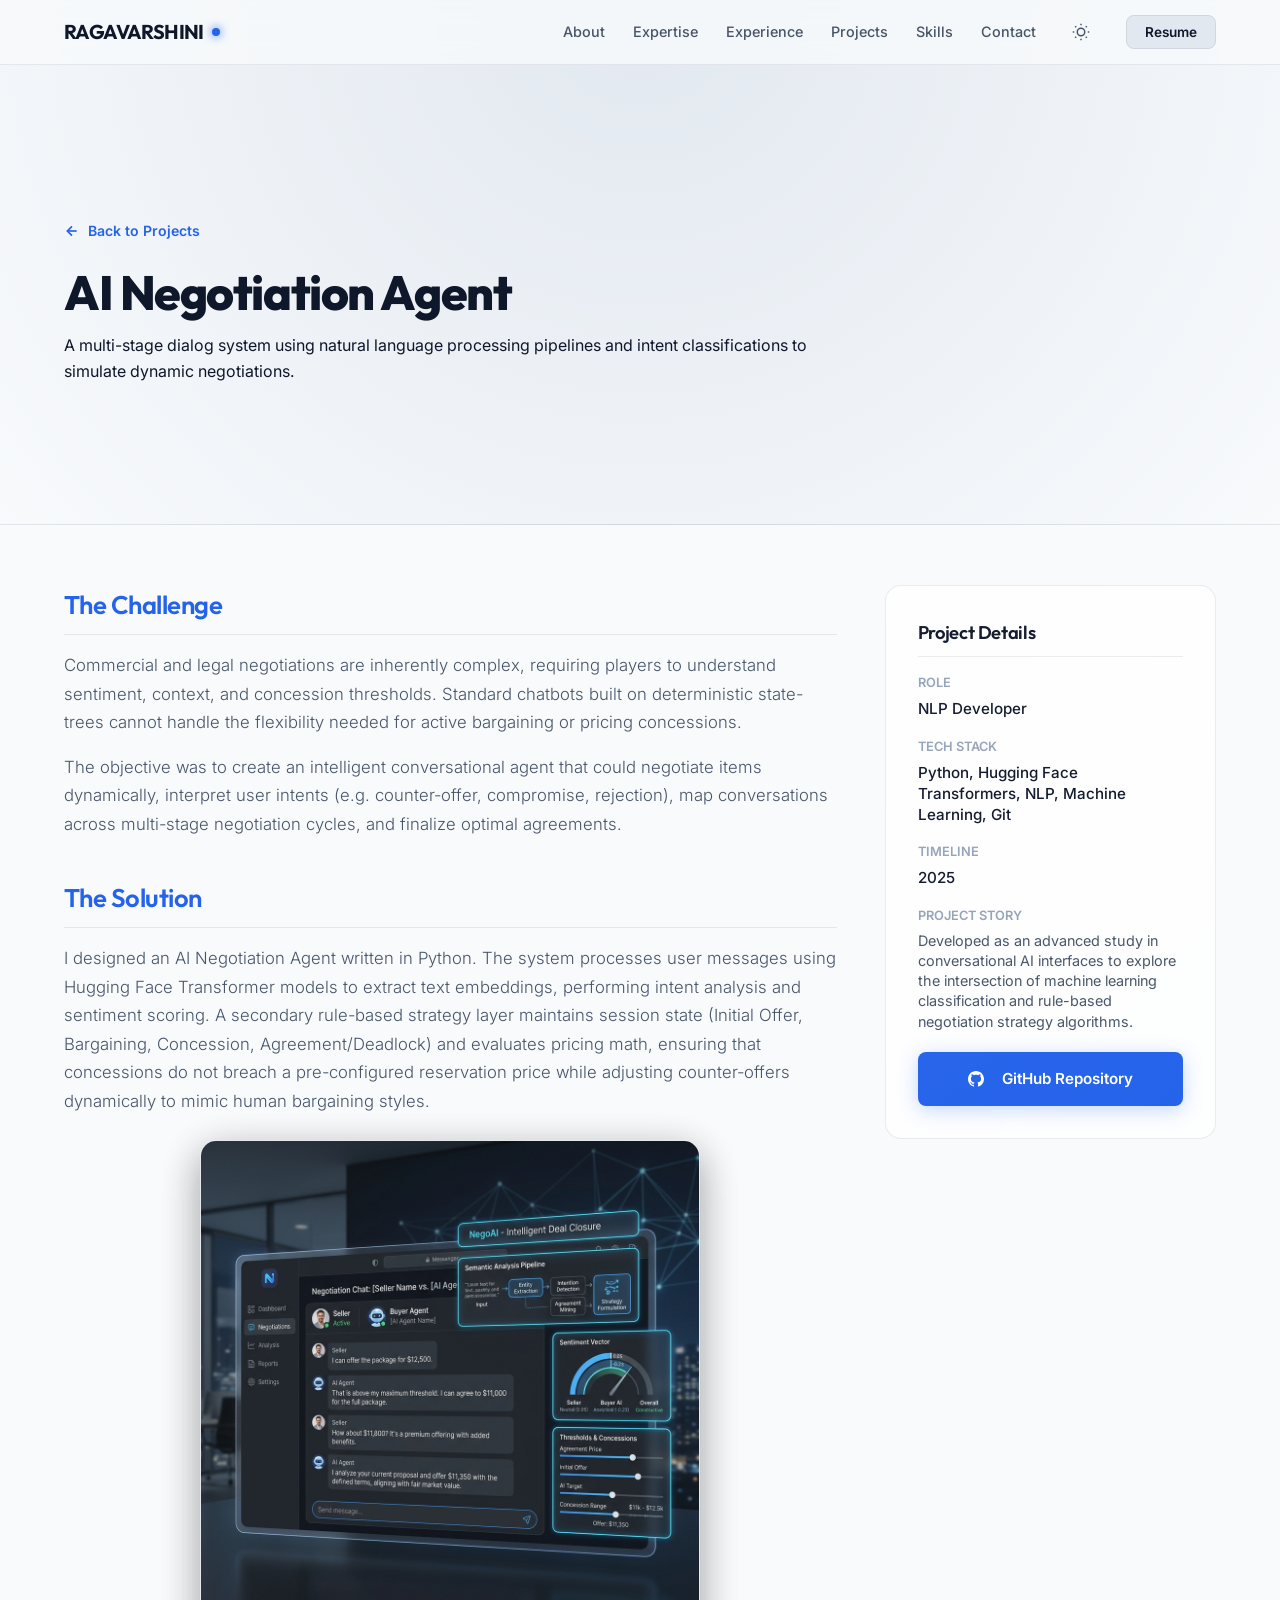
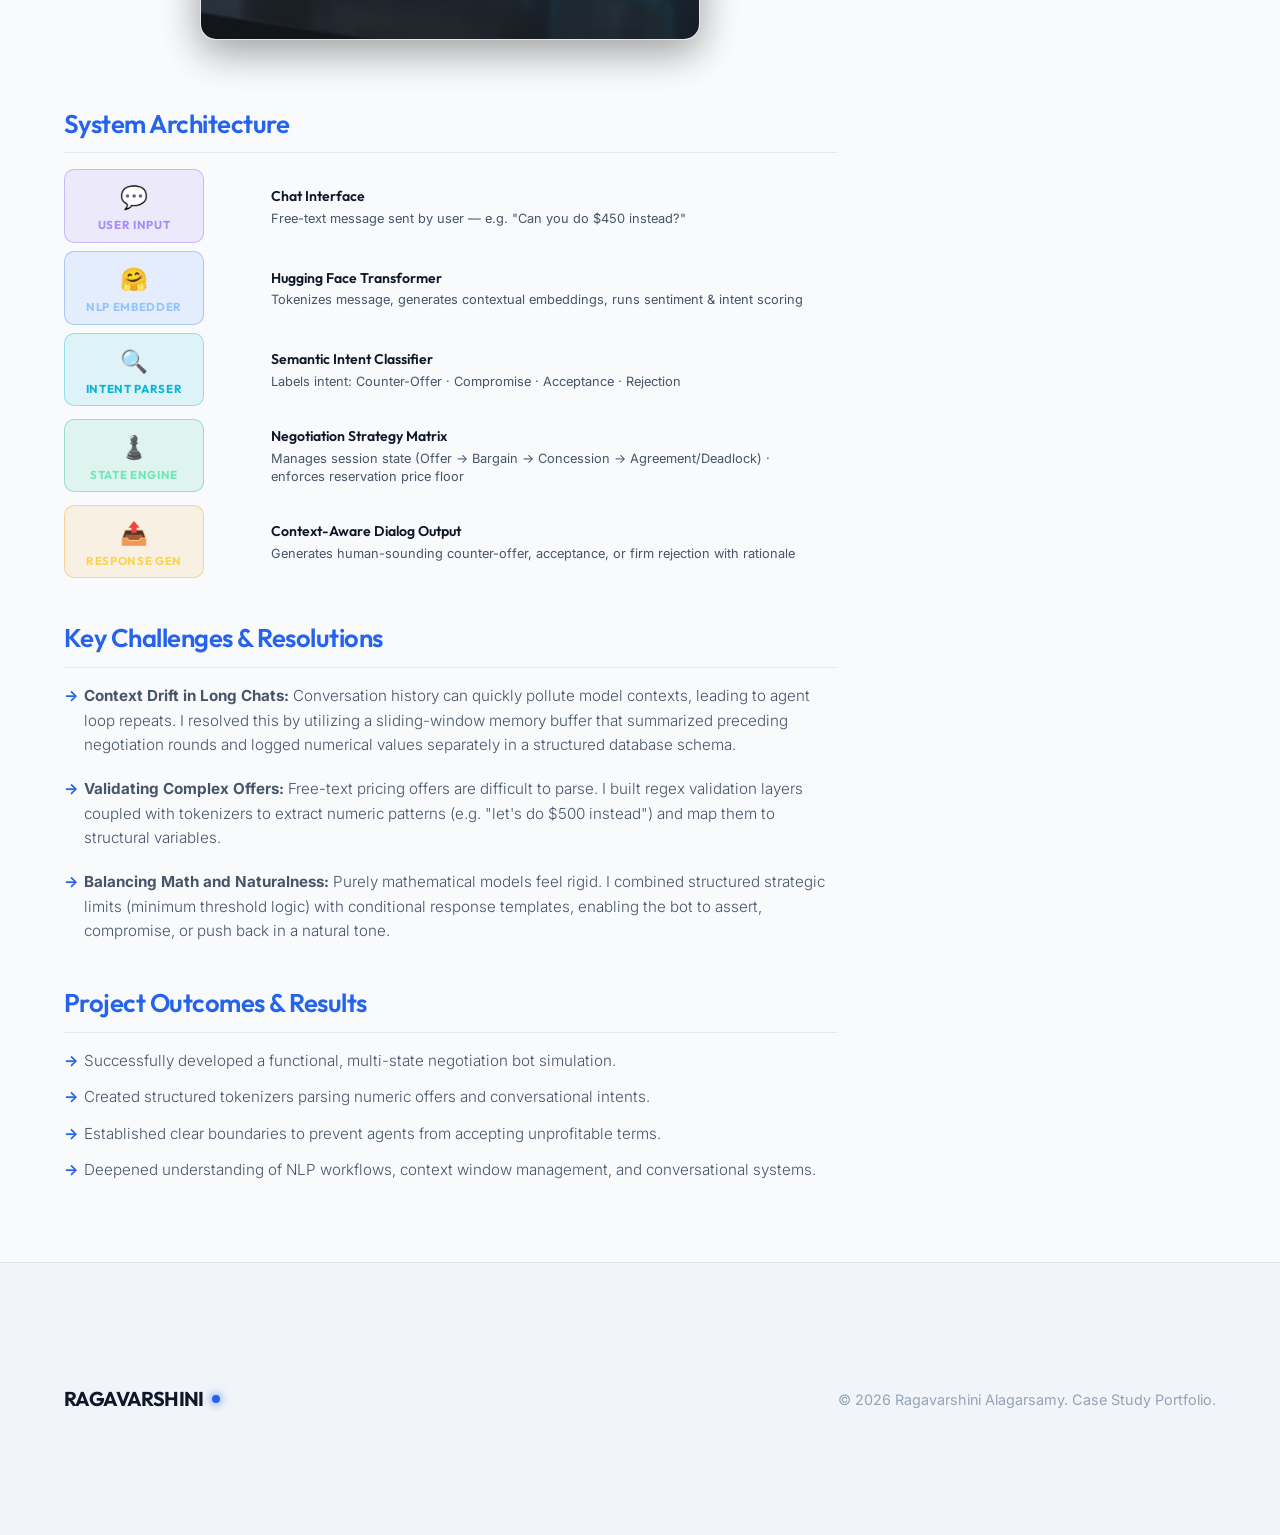
<file: projects/negotiation-agent.html>
<!DOCTYPE html>
<html lang="en">
<head>
  <meta charset="UTF-8">
  <meta name="viewport" content="width=device-width, initial-scale=1.0">
  <title>Case Study: AI Negotiation Agent | Ragavarshini Alagarsamy</title>
  <script>
    (function() {
      const savedTheme = localStorage.getItem('theme');
      if (savedTheme === 'light' || (!savedTheme && window.matchMedia('(prefers-color-scheme: light)').matches)) {
        document.documentElement.setAttribute('data-theme', 'light');
      }
    })();
  </script>
  <link rel="stylesheet" href="../style.css">
</head>
<body>

  <!-- Floating Navigation Bar -->
  <nav class="navbar scrolled">
    <div class="nav-container">
      <a href="../index.html#home" class="logo">
        RAGAVARSHINI
        <span class="logo-dot"></span>
      </a>
      <ul class="nav-links">
        <li><a href="../index.html#about" class="nav-link">About</a></li>
        <li><a href="../index.html#expertise" class="nav-link">Expertise</a></li>
        <li><a href="../index.html#experience" class="nav-link">Experience</a></li>
        <li><a href="../index.html#projects" class="nav-link">Projects</a></li>
        <li><a href="../index.html#skills" class="nav-link">Skills</a></li>
        <li><a href="../index.html#contact" class="nav-link">Contact</a></li>
        <li>
          <button id="theme-toggle" class="theme-toggle" aria-label="Toggle Theme">
            <svg class="sun-icon" width="18" height="18" viewBox="0 0 24 24" fill="none" stroke="currentColor" stroke-width="2"><circle cx="12" cy="12" r="5"/><line x1="12" y1="1" x2="12" y2="3"/><line x1="12" y1="21" x2="12" y2="23"/><line x1="4.22" y1="4.22" x2="5.64" y2="5.64"/><line x1="18.36" y1="18.36" x2="19.78" y2="19.78"/><line x1="1" y1="12" x2="3" y2="12"/><line x1="21" y1="12" x2="23" y2="12"/><line x1="4.22" y1="19.78" x2="5.64" y2="18.36"/><line x1="18.36" y1="5.64" x2="19.78" y2="4.22"/></svg>
            <svg class="moon-icon" width="18" height="18" viewBox="0 0 24 24" fill="none" stroke="currentColor" stroke-width="2"><path d="M21 12.79A9 9 0 1 1 11.21 3 7 7 0 0 0 21 12.79z"/></svg>
          </button>
        </li>
        <li>
          <a href="https://drive.google.com/file/d/1CyhOQIBqMAPoRog8rNzfZzQI0c3ji6rF/view?usp=sharing" 
             target="_blank" rel="noopener noreferrer" class="nav-cta">Resume</a>
        </li>
      </ul>
    </div>
  </nav>

  <!-- Case Study Hero -->
  <section class="case-study-hero">
    <div class="container">
      <a href="../index.html#projects" class="project-link" style="color:var(--color-accent); font-weight:600; margin-bottom:24px; display:inline-flex; align-items:center; gap:8px;">
        <svg width="16" height="16" viewBox="0 0 24 24" fill="none" stroke="currentColor" stroke-width="2.5"><line x1="19" y1="12" x2="5" y2="12"/><polyline points="12 19 5 12 12 5"/></svg>
        Back to Projects
      </a>
      <h1 class="hero-title" style="font-size:3rem; margin-bottom:16px;">AI Negotiation Agent</h1>
      <p class="hero-desc" style="margin-bottom:0; max-width:800px;">
        A multi-stage dialog system using natural language processing pipelines and intent classifications to simulate dynamic negotiations.
      </p>
    </div>
  </section>

  <!-- Case Study Content Grid -->
  <section class="container" style="padding-top:60px;">
    <div class="case-study-grid">
      <!-- Main Content -->
      <div class="case-study-content">
        <!-- Overview / Problem -->
        <div>
          <h2 class="case-study-section-title">The Challenge</h2>
          <p class="case-study-text" style="margin-bottom:16px;">
            Commercial and legal negotiations are inherently complex, requiring players to understand sentiment, context, and concession thresholds. Standard chatbots built on deterministic state-trees cannot handle the flexibility needed for active bargaining or pricing concessions.
          </p>
          <p class="case-study-text">
            The objective was to create an intelligent conversational agent that could negotiate items dynamically, interpret user intents (e.g. counter-offer, compromise, rejection), map conversations across multi-stage negotiation cycles, and finalize optimal agreements.
          </p>
        </div>

        <!-- Solution -->
        <div>
          <h2 class="case-study-section-title">The Solution</h2>
          <p class="case-study-text" style="margin-bottom:24px;">
            I designed an AI Negotiation Agent written in Python. The system processes user messages using Hugging Face Transformer models to extract text embeddings, performing intent analysis and sentiment scoring. A secondary rule-based strategy layer maintains session state (Initial Offer, Bargaining, Concession, Agreement/Deadlock) and evaluates pricing math, ensuring that concessions do not breach a pre-configured reservation price while adjusting counter-offers dynamically to mimic human bargaining styles.
          </p>
          <div style="margin-bottom:24px; display:flex; justify-content:center;">
            <img src="../assets/images/negotiation_agent_mockup.png" alt="AI Negotiation Agent Chatbot Mockup" style="width:65%; max-width:500px; border-radius:var(--border-radius-md); border:1px solid var(--glass-border); opacity:0.95; transition:var(--transition-smooth); box-shadow:0 12px 40px rgba(0,0,0,0.4);" onmouseover="this.style.opacity=1; this.style.transform='scale(1.02)'" onmouseout="this.style.opacity=0.95; this.style.transform='scale(1)'">
          </div>
        </div>

        <!-- Architecture -->
        <div>
          <h2 class="case-study-section-title">System Architecture</h2>
          <div class="arch-states">

            <div class="arch-state-row">
              <div class="arch-state-badge stage-1">
                <span class="badge-icon">💬</span>
                <span class="badge-name">User Input</span>
              </div>
              <div class="arch-state-arrow">→</div>
              <div class="arch-state-detail">
                <div class="arch-state-detail-title">Chat Interface</div>
                <div class="arch-state-detail-sub">Free-text message sent by user — e.g. "Can you do $450 instead?"</div>
              </div>
            </div>

            <div class="arch-state-row">
              <div class="arch-state-badge stage-2">
                <span class="badge-icon">🤗</span>
                <span class="badge-name">NLP Embedder</span>
              </div>
              <div class="arch-state-arrow">→</div>
              <div class="arch-state-detail">
                <div class="arch-state-detail-title">Hugging Face Transformer</div>
                <div class="arch-state-detail-sub">Tokenizes message, generates contextual embeddings, runs sentiment &amp; intent scoring</div>
              </div>
            </div>

            <div class="arch-state-row">
              <div class="arch-state-badge stage-3">
                <span class="badge-icon">🔍</span>
                <span class="badge-name">Intent Parser</span>
              </div>
              <div class="arch-state-arrow">→</div>
              <div class="arch-state-detail">
                <div class="arch-state-detail-title">Semantic Intent Classifier</div>
                <div class="arch-state-detail-sub">Labels intent: Counter-Offer · Compromise · Acceptance · Rejection</div>
              </div>
            </div>

            <div class="arch-state-row">
              <div class="arch-state-badge stage-4">
                <span class="badge-icon">♟️</span>
                <span class="badge-name">State Engine</span>
              </div>
              <div class="arch-state-arrow">→</div>
              <div class="arch-state-detail">
                <div class="arch-state-detail-title">Negotiation Strategy Matrix</div>
                <div class="arch-state-detail-sub">Manages session state (Offer → Bargain → Concession → Agreement/Deadlock) · enforces reservation price floor</div>
              </div>
            </div>

            <div class="arch-state-row">
              <div class="arch-state-badge stage-5">
                <span class="badge-icon">📤</span>
                <span class="badge-name">Response Gen</span>
              </div>
              <div class="arch-state-arrow">→</div>
              <div class="arch-state-detail">
                <div class="arch-state-detail-title">Context-Aware Dialog Output</div>
                <div class="arch-state-detail-sub">Generates human-sounding counter-offer, acceptance, or firm rejection with rationale</div>
              </div>
            </div>

          </div>
        </div>


        <!-- Challenges Faced -->
        <div>
          <h2 class="case-study-section-title">Key Challenges & Resolutions</h2>
          <ul class="timeline-bullets" style="gap:20px;">
            <li class="timeline-bullet">
              <strong>Context Drift in Long Chats:</strong> Conversation history can quickly pollute model contexts, leading to agent loop repeats. I resolved this by utilizing a sliding-window memory buffer that summarized preceding negotiation rounds and logged numerical values separately in a structured database schema.
            </li>
            <li class="timeline-bullet">
              <strong>Validating Complex Offers:</strong> Free-text pricing offers are difficult to parse. I built regex validation layers coupled with tokenizers to extract numeric patterns (e.g. "let's do $500 instead") and map them to structural variables.
            </li>
            <li class="timeline-bullet">
              <strong>Balancing Math and Naturalness:</strong> Purely mathematical models feel rigid. I combined structured strategic limits (minimum threshold logic) with conditional response templates, enabling the bot to assert, compromise, or push back in a natural tone.
            </li>
          </ul>
        </div>

        <!-- Outcomes -->
        <div>
          <h2 class="case-study-section-title">Project Outcomes & Results</h2>
          <ul class="timeline-bullets" style="gap:12px;">
            <li class="timeline-bullet">Successfully developed a functional, multi-state negotiation bot simulation.</li>
            <li class="timeline-bullet">Created structured tokenizers parsing numeric offers and conversational intents.</li>
            <li class="timeline-bullet">Established clear boundaries to prevent agents from accepting unprofitable terms.</li>
            <li class="timeline-bullet">Deepened understanding of NLP workflows, context window management, and conversational systems.</li>
          </ul>
        </div>
      </div>

      <!-- Sidebar -->
      <div class="case-study-sidebar">
        <div class="glass-card">
          <h4 style="font-family:'Outfit'; font-size:1.15rem; margin-bottom:16px; border-bottom:1px solid var(--glass-border); padding-bottom:8px;">Project Details</h4>
          
          <div style="margin-bottom:16px;">
            <p style="font-size:0.8rem; text-transform:uppercase; color:var(--color-text-muted); font-weight:600; margin-bottom:4px;">Role</p>
            <p style="font-size:0.95rem; font-weight:500;">NLP Developer</p>
          </div>

          <div style="margin-bottom:16px;">
            <p style="font-size:0.8rem; text-transform:uppercase; color:var(--color-text-muted); font-weight:600; margin-bottom:4px;">Tech Stack</p>
            <p style="font-size:0.95rem; font-weight:500; line-height:1.4;">Python, Hugging Face Transformers, NLP, Machine Learning, Git</p>
          </div>

          <div style="margin-bottom:16px;">
            <p style="font-size:0.8rem; text-transform:uppercase; color:var(--color-text-muted); font-weight:600; margin-bottom:4px;">Timeline</p>
            <p style="font-size:0.95rem; font-weight:500;">2025</p>
          </div>

          <div style="margin-bottom:20px;">
            <p style="font-size:0.8rem; text-transform:uppercase; color:var(--color-text-muted); font-weight:600; margin-bottom:4px;">Project Story</p>
            <p style="font-size:0.9rem; color:var(--color-text-secondary); line-height:1.4;">Developed as an advanced study in conversational AI interfaces to explore the intersection of machine learning classification and rule-based negotiation strategy algorithms.</p>
          </div>

          <a href="https://github.com/ragavarshini3/AI-NEGOTIATION-AGENT" target="_blank" rel="noopener noreferrer" class="btn btn-primary" style="width:100%;">
            <svg width="16" height="16" fill="currentColor" viewBox="0 0 24 24" style="margin-right:8px;"><path d="M12 0c-6.626 0-12 5.373-12 12 0 5.302 3.438 9.8 8.207 11.387.599.111.793-.261.793-.577v-2.234c-3.338.726-4.033-1.416-4.033-1.416-.546-1.387-1.333-1.756-1.333-1.756-1.089-.745.083-.729.083-.729 1.205.084 1.839 1.237 1.839 1.237 1.07 1.834 2.807 1.304 3.492.997.107-.775.418-1.305.762-1.604-2.665-.305-5.467-1.334-5.467-5.931 0-1.311.469-2.381 1.236-3.221-.124-.303-.535-1.524.117-3.176 0 0 1.008-.322 3.301 1.23.957-.266 1.983-.399 3.003-.404 1.02.005 2.047.138 3.006.404 2.291-1.552 3.297-1.23 3.297-1.23.653 1.653.242 2.874.118 3.176.77.84 1.235 1.911 1.235 3.221 0 4.609-2.807 5.624-5.479 5.921.43.372.823 1.102.823 2.222v3.293c0 .319.192.694.801.576 4.765-1.589 8.199-6.086 8.199-11.386 0-6.627-5.373-12-12-12z"/></svg>
            GitHub Repository
          </a>
        </div>
      </div>
    </div>
  </section>

  <!-- Footer -->
  <footer class="footer">
    <div class="container footer-container">
      <div class="logo">
        RAGAVARSHINI
        <span class="logo-dot"></span>
      </div>
      <p class="footer-copy">
        &copy; 2026 Ragavarshini Alagarsamy. Case Study Portfolio.
      </p>
    </div>
  </footer>

  <script>
    // Keep scrolled class on detail pages
    window.addEventListener('scroll', () => {
      const navbar = document.querySelector('.navbar');
      navbar.classList.add('scrolled');
    });

    // Theme toggle handler for detail pages
    document.addEventListener('DOMContentLoaded', () => {
      const toggleBtn = document.getElementById('theme-toggle');
      if (!toggleBtn) return;
      
      toggleBtn.addEventListener('click', () => {
        const isLight = document.documentElement.getAttribute('data-theme') === 'light';
        if (isLight) {
          document.documentElement.removeAttribute('data-theme');
          localStorage.setItem('theme', 'dark');
        } else {
          document.documentElement.setAttribute('data-theme', 'light');
          localStorage.setItem('theme', 'light');
        }
      });
    });
  </script>
</body>
</html>
</file>
<file: style.css>
/* 
  Ragavarshini Alagarsamy — Personal Brand Portfolio Stylesheet
  Premium Dark Theme, Apple/Stripe/Linear-inspired Design System
*/

@import url('https://fonts.googleapis.com/css2?family=Inter:wght@300;400;500;600;700&family=Outfit:wght@300;400;500;600;700;800&display=swap');

:root {
  /* Colors */
  --bg-dark: #07080a;
  --bg-darker: #040507;
  --color-navy: #0e1626;
  --color-navy-dark: #080d16;
  --color-slate-gray: #64748b;
  --color-slate-light: #94a3b8;
  --color-slate-hover: #cbd5e1; 
  --color-accent: #3b82f6; /* Electric Blue */
  --color-accent-hover: #2563eb;
  --color-accent-rgb: 59, 130, 246;
  --color-cyan: #06b6d4; /* Robotics Cyan */
  --color-cyan-rgb: 6, 182, 212;
  --color-text-primary: #f8fafc;
  --color-text-secondary: #94a3b8; 
  --color-text-muted: #475569;
  
  /* Layout Grid / Spacing */
  --border-radius-sm: 8px;
  --border-radius-md: 16px;
  --border-radius-lg: 24px;
  --glass-bg: rgba(14, 20, 32, 0.45);
  --glass-border: rgba(255, 255, 255, 0.08);
  --glass-border-focus: rgba(59, 130, 246, 0.3);
  --transition-smooth: all 0.4s cubic-bezier(0.16, 1, 0.3, 1);
  --transition-bounce: all 0.5s cubic-bezier(0.34, 1.56, 0.64, 1);
  
  --max-width: 1200px;
}

/* Light Mode Variables Override */
[data-theme="light"] {
  --bg-dark: #f8fafc;
  --bg-darker: #f1f5f9;
  --color-navy: #e2e8f0;
  --color-navy-dark: #cbd5e1;
  --color-slate-gray: #64748b;
  --color-slate-light: #475569;
  --color-slate-hover: #1e293b;
  --color-accent: #2563eb; /* electric blue darkened slightly for readability */
  --color-accent-hover: #1d4ed8;
  --color-text-primary: #0f172a;
  --color-text-secondary: #475569;
  --color-text-muted: #94a3b8;
  
  --glass-bg: rgba(255, 255, 255, 0.75);
  --glass-border: rgba(15, 23, 42, 0.08);
  --glass-border-focus: rgba(37, 99, 235, 0.3);
}

/* Specific Light Mode Element Adjustments */
[data-theme="light"] .text-gradient {
  background: linear-gradient(135deg, #0f172a 30%, var(--color-slate-light) 70%, var(--color-accent) 100%);
  -webkit-background-clip: text;
  -webkit-text-fill-color: transparent;
}

[data-theme="light"] .navbar.scrolled {
  background: rgba(248, 250, 252, 0.8);
  border-bottom: 1px solid rgba(15, 23, 42, 0.08);
}

[data-theme="light"] .floating-card {
  background: rgba(255, 255, 255, 0.85);
  border-color: rgba(15, 23, 42, 0.08);
  box-shadow: 0 10px 25px rgba(15, 23, 42, 0.1);
}

[data-theme="light"] .hero {
  background: radial-gradient(circle at 50% 50%, rgba(226, 232, 240, 0.5) 0%, #f8fafc 100%);
}

[data-theme="light"] .hero-glass-overlay {
  background: linear-gradient(180deg, rgba(248, 250, 252, 0) 65%, rgba(248, 250, 252, 0.45) 100%);
}

[data-theme="light"] .glass-card:hover {
  border-color: rgba(37, 99, 235, 0.25);
  box-shadow: 0 10px 30px rgba(15, 23, 42, 0.06);
}

[data-theme="light"] .language-tag {
  background: rgba(15, 23, 42, 0.03);
}

[data-theme="light"] .language-tag.active {
  background: rgba(37, 99, 235, 0.08);
}

[data-theme="light"] .career-vision {
  background: radial-gradient(ellipse at bottom, #e2e8f0 0%, #f1f5f9 100%);
  border-color: rgba(15, 23, 42, 0.08);
}

[data-theme="light"] .btn-secondary {
  background: rgba(15, 23, 42, 0.03);
  color: var(--color-text-primary);
  border-color: rgba(15, 23, 42, 0.08);
}

[data-theme="light"] .btn-secondary:hover {
  background: rgba(15, 23, 42, 0.06);
  border-color: rgba(15, 23, 42, 0.15);
}

[data-theme="light"] .architecture-box {
  background: rgba(15, 23, 42, 0.02);
  border-color: rgba(15, 23, 42, 0.05);
}

[data-theme="light"] .arch-step {
  background: rgba(255, 255, 255, 0.6);
  border-color: rgba(15, 23, 42, 0.04);
}

[data-theme="light"] .timeline::before {
  background: linear-gradient(180deg, var(--color-accent), var(--color-navy), transparent);
}

[data-theme="light"] .timeline-dot {
  background: #f8fafc;
}

[data-theme="light"] .publications-card {
  background: linear-gradient(135deg, rgba(226, 232, 240, 0.6) 0%, rgba(248, 250, 252, 0.8) 100%);
}

[data-theme="light"] .pub-visual {
  background: radial-gradient(circle, rgba(37, 99, 235, 0.05) 0%, transparent 80%);
}

[data-theme="light"] .pub-meta-tag {
  background: rgba(37, 99, 235, 0.05);
  border-color: rgba(37, 99, 235, 0.15);
}

[data-theme="light"] .pub-meta-isbn {
  background: rgba(15, 23, 42, 0.03);
  border-color: rgba(15, 23, 42, 0.08);
}

[data-theme="light"] .project-tech-tag {
  background: rgba(15, 23, 42, 0.03);
  border-color: rgba(15, 23, 42, 0.06);
}

[data-theme="light"] .project-card-image {
  background: #cbd5e1;
}

[data-theme="light"] .lab-telemetry {
  background: #0f172a; /* Keep terminal dark for authentic feel */
}

[data-theme="light"] .lab-telemetry-lines {
  color: #94a3b8;
}

[data-theme="light"] .lab-tech-pill {
  background: rgba(15, 23, 42, 0.03);
  border-color: rgba(15, 23, 42, 0.06);
}

[data-theme="light"] .skills-category-title {
  border-bottom: 2px solid rgba(15, 23, 42, 0.08);
}

[data-theme="light"] .skill-pill {
  background: rgba(15, 23, 42, 0.03);
  border-color: rgba(15, 23, 42, 0.06);
}

[data-theme="light"] .cert-badge {
  background: rgba(37, 99, 235, 0.05);
  border-color: rgba(37, 99, 235, 0.15);
}

[data-theme="light"] .cert-issuer {
  color: var(--color-slate-light);
}

[data-theme="light"] .repo-card {
  background: rgba(255, 255, 255, 0.6);
  border-color: rgba(15, 23, 42, 0.08);
}

[data-theme="light"] .testimonial-text {
  color: var(--color-text-primary);
}

[data-theme="light"] .input-field {
  background: rgba(15, 23, 42, 0.02);
  border-color: rgba(15, 23, 42, 0.08);
  color: var(--color-text-primary);
}

[data-theme="light"] .input-field:focus {
  background: #fff;
  border-color: var(--color-accent);
}

/* Theme Toggle Button */
.theme-toggle {
  background: none;
  border: none;
  cursor: pointer;
  color: var(--color-text-secondary);
  display: inline-flex;
  align-items: center;
  justify-content: center;
  padding: 8px;
  border-radius: 50%;
  transition: var(--transition-smooth);
}

.theme-toggle:hover {
  color: var(--color-text-primary);
  background: rgba(255, 255, 255, 0.05);
}

[data-theme="light"] .theme-toggle:hover {
  background: rgba(15, 23, 42, 0.05);
}

[data-theme="light"] .sun-icon {
  display: none;
}
[data-theme="light"] .moon-icon {
  display: block;
}

body:not([data-theme="light"]) .sun-icon {
  display: block;
}
body:not([data-theme="light"]) .moon-icon {
  display: none;
}

/* Core Settings & Reset */
* {
  box-sizing: border-box;
  margin: 0;
  padding: 0;
  scrollbar-width: thin;
  scrollbar-color: var(--color-text-muted) var(--bg-dark);
}

html {
  scroll-behavior: smooth;
  font-size: 16px;
  background-color: var(--bg-dark);
}

body {
  font-family: 'Inter', sans-serif;
  color: var(--color-text-primary);
  background-color: var(--bg-dark);
  line-height: 1.6;
  overflow-x: hidden;
  -webkit-font-smoothing: antialiased;
}

h1, h2, h3, h4, h5, h6 {
  font-family: 'Outfit', sans-serif;
  font-weight: 600;
  letter-spacing: -0.02em;
  color: var(--color-text-primary);
}

a {
  color: inherit;
  text-decoration: none;
  transition: var(--transition-smooth);
}

ul {
  list-style: none;
}

button, input, textarea {
  font-family: inherit;
}

/* Custom Selection */
::selection {
  background: rgba(59, 130, 246, 0.3);
  color: #fff;
}

/* Custom Scrollbar */
::-webkit-scrollbar {
  width: 8px;
  height: 8px;
}
::-webkit-scrollbar-track {
  background: var(--bg-darker);
}
::-webkit-scrollbar-thumb {
  background: var(--color-text-muted);
  border-radius: 4px;
}
::-webkit-scrollbar-thumb:hover {
  background: var(--color-slate-gray);
}

/* Typography Helpers */
.text-gradient {
  background: linear-gradient(135deg, #fff 30%, var(--color-slate-light) 70%, var(--color-accent) 100%);
  -webkit-background-clip: text;
  -webkit-text-fill-color: transparent;
}

.text-gradient-accent {
  background: linear-gradient(135deg, var(--color-accent) 0%, var(--color-cyan) 100%);
  -webkit-background-clip: text;
  -webkit-text-fill-color: transparent;
}

/* Layout Containers */
.container {
  width: 90%;
  max-width: var(--max-width);
  margin: 0 auto;
  padding: 80px 0;
}

.section-header {
  margin-bottom: 60px;
  max-width: 700px;
}

.section-tag {
  font-family: 'Outfit', sans-serif;
  font-size: 0.85rem;
  text-transform: uppercase;
  letter-spacing: 0.15em;
  color: var(--color-accent);
  font-weight: 700;
  margin-bottom: 12px;
  display: inline-block;
}

.section-title {
  font-size: 2.5rem;
  font-weight: 700;
  line-height: 1.2;
  margin-bottom: 16px;
}

.section-desc {
  color: var(--color-text-secondary);
  font-size: 1.1rem;
}

/* Floating Glassmorphic Navigation Bar */
.navbar {
  position: fixed;
  top: 0;
  left: 0;
  width: 100%;
  height: 70px;
  z-index: 1000;
  transition: var(--transition-smooth);
  border-bottom: 1px solid transparent;
}

.navbar.scrolled {
  background: rgba(7, 8, 10, 0.7);
  backdrop-filter: blur(12px);
  -webkit-backdrop-filter: blur(12px);
  border-bottom: 1px solid var(--glass-border);
  height: 65px;
}

.navbar .nav-container {
  width: 90%;
  max-width: var(--max-width);
  height: 100%;
  margin: 0 auto;
  display: flex;
  justify-content: space-between;
  align-items: center;
}

.logo {
  font-family: 'Outfit', sans-serif;
  font-size: 1.25rem;
  font-weight: 700;
  letter-spacing: -0.03em;
  display: flex;
  align-items: center;
  gap: 8px;
}

.logo-dot {
  width: 8px;
  height: 8px;
  background-color: var(--color-accent);
  border-radius: 50%;
  box-shadow: 0 0 10px var(--color-accent);
}

.nav-links {
  display: flex;
  align-items: center;
  gap: 28px;
}

.nav-link {
  font-size: 0.9rem;
  font-weight: 500;
  color: var(--color-text-secondary);
  position: relative;
  padding: 8px 0;
}

.nav-link:hover, .nav-link.active {
  color: var(--color-text-primary);
}

.nav-link::after {
  content: '';
  position: absolute;
  bottom: 0;
  left: 0;
  width: 0;
  height: 2px;
  background: linear-gradient(90deg, var(--color-accent), var(--color-cyan));
  transition: var(--transition-smooth);
}

.nav-link.active::after, .nav-link:hover::after {
  width: 100%;
}

.nav-cta {
  background: var(--color-navy);
  border: 1px solid var(--glass-border);
  padding: 8px 18px;
  border-radius: var(--border-radius-sm);
  font-size: 0.85rem;
  font-weight: 600;
  transition: var(--transition-smooth);
}

.nav-cta:hover {
  background: var(--color-accent);
  border-color: var(--color-accent);
  box-shadow: 0 0 15px rgba(59, 130, 246, 0.4);
}

/* Mobile Hamburger Menu */
.hamburger {
  display: none;
  cursor: pointer;
  background: none;
  border: none;
  padding: 8px;
}

.hamburger span {
  display: block;
  width: 24px;
  height: 2px;
  background: var(--color-text-primary);
  margin: 5px 0;
  transition: var(--transition-smooth);
}

/* Glassmorphism General Card */
.glass-card {
  background: var(--glass-bg);
  border: 1px solid var(--glass-border);
  border-radius: var(--border-radius-md);
  padding: 32px;
  backdrop-filter: blur(10px);
  -webkit-backdrop-filter: blur(10px);
  transition: var(--transition-smooth);
  position: relative;
  overflow: hidden;
}

.glass-card::before {
  content: '';
  position: absolute;
  top: 0;
  left: 0;
  width: 100%;
  height: 100%;
  background: linear-gradient(135deg, rgba(255, 255, 255, 0.03) 0%, rgba(255, 255, 255, 0) 100%);
  pointer-events: none;
  z-index: 1;
}

.glass-card:hover {
  transform: translateY(-5px);
  border-color: rgba(255, 255, 255, 0.15);
  box-shadow: 0 10px 30px rgba(0, 0, 0, 0.3);
}

/* Interactive Canvas Background in Hero */
#hero-canvas {
  position: absolute;
  top: 0;
  left: 0;
  width: 100%;
  height: 100%;
  z-index: 0;
  pointer-events: none;
  opacity: 0.75;
}

/* Hero Section */
.hero {
  position: relative;
  min-height: 100vh;
  display: flex;
  align-items: center;
  padding-top: 80px;
  overflow: hidden;
  background: radial-gradient(circle at 50% 50%, rgba(14, 22, 38, 0.5) 0%, var(--bg-dark) 100%);
}

.hero .container {
  position: relative;
  z-index: 2;
  width: 90%;
  max-width: var(--max-width);
  margin: 0 auto;
}

.hero-grid {
  display: grid;
  grid-template-columns: 1.1fr 0.9fr;
  gap: 64px;
  align-items: center;
}

.hero-image-container {
  display: flex;
  justify-content: center;
  align-items: center;
  position: relative;
}

.hero-photo-wrapper {
  position: relative;
  width: 100%;
  max-width: 320px; /* Slim and elegant width */
  aspect-ratio: 1 / 1.6; /* Tall portrait aspect ratio to increase length */
  transition: var(--transition-bounce);
  z-index: 1;
}

.hero-photo-wrapper:hover {
  transform: translateY(-6px) scale(1.01);
}

.hero-photo-inner {
  width: 100%;
  height: 100%;
  border-radius: 28px;
  overflow: hidden;
  position: relative;
  z-index: 1;
  background-color: #050608; /* Blends perfectly with image background */
  box-shadow: 
    0 20px 40px rgba(0, 0, 0, 0.45),
    inset 0 0 0 1px var(--glass-border);
}

.hero-photo {
  width: 100%;
  height: 100%;
  object-fit: cover;
  display: block;
  transform: scale(1.15); /* Zoomed out to 1.15 to show more of the pose and blazer */
  transition: transform 0.5s cubic-bezier(0.16, 1, 0.3, 1);
}

.hero-photo-wrapper:hover .hero-photo {
  transform: scale(1.20); /* Subtle extra zoom on hover */
}

.hero-glass-overlay {
  position: absolute;
  top: 0;
  left: 0;
  width: 100%;
  height: 100%;
  border-radius: 28px;
  background: linear-gradient(180deg, rgba(7, 8, 10, 0) 65%, rgba(7, 8, 10, 0.45) 100%);
  pointer-events: none;
  z-index: 2;
}

/* Floating Expertise Cards */
.floating-card {
  position: absolute;
  display: flex;
  align-items: center;
  gap: 12px;
  background: rgba(10, 15, 26, 0.8);
  backdrop-filter: blur(16px);
  -webkit-backdrop-filter: blur(16px);
  border: 1px solid rgba(255, 255, 255, 0.08);
  border-radius: 18px;
  padding: 12px 18px;
  box-shadow: 0 12px 30px rgba(0, 0, 0, 0.4);
  z-index: 10;
  transition: var(--transition-smooth);
}

.floating-card:hover {
  background: rgba(14, 22, 38, 0.95);
  border-color: rgba(59, 130, 246, 0.4);
  transform: translateY(-4px) scale(1.04);
  box-shadow: 0 15px 35px rgba(0, 0, 0, 0.5);
}

.fc-icon {
  font-size: 1.35rem;
}

.fc-content {
  display: flex;
  flex-direction: column;
  line-height: 1.3;
}

.fc-title {
  font-family: 'Outfit', sans-serif;
  font-weight: 700;
  font-size: 0.85rem;
  color: var(--color-text-primary);
}

.fc-desc {
  font-size: 0.75rem;
  color: var(--color-slate-light);
  margin-top: 1px;
  white-space: nowrap;
}

@keyframes float-card-y-1 {
  0%, 100% { transform: translateY(0); }
  50% { transform: translateY(-6px); }
}

@keyframes float-card-y-2 {
  0%, 100% { transform: translateY(0); }
  50% { transform: translateY(-9px); }
}

@keyframes float-card-y-3 {
  0%, 100% { transform: translateY(0); }
  50% { transform: translateY(-5px); }
}

.fc-1 {
  top: 10%;
  left: -28%;
  animation: float-card-y-1 6s ease-in-out infinite;
}

.fc-2 {
  top: 40%;
  right: -28%;
  animation: float-card-y-2 7s ease-in-out infinite;
}

.fc-3 {
  bottom: 12%;
  left: -22%;
  animation: float-card-y-3 5.5s ease-in-out infinite;
}

.fc-4 {
  top: -6%;
  right: -18%;
  animation: float-card-y-1 6.5s ease-in-out infinite 0.5s;
}

.fc-5 {
  bottom: -4%;
  right: -10%;
  animation: float-card-y-3 7.5s ease-in-out infinite 1s;
}

.hero-meet-label {
  font-family: 'Outfit', sans-serif;
  font-size: 0.85rem;
  text-transform: uppercase;
  letter-spacing: 0.25em;
  color: var(--color-cyan);
  font-weight: 800;
  margin-bottom: 8px;
  display: block;
}

.hero-title {
  font-size: 4.2rem;
  font-weight: 800;
  line-height: 1.05;
  margin-bottom: 20px;
  letter-spacing: -0.03em;
  font-family: 'Outfit', sans-serif;
}

.hero-role-wrapper {
  font-family: 'Outfit', sans-serif;
  font-size: 1.4rem;
  font-weight: 500;
  color: var(--color-slate-light);
  margin-bottom: 24px;
  line-height: 1.4;
  display: flex;
  align-items: center;
  flex-wrap: wrap;
  gap: 8px;
}

.role-text {
  color: var(--color-text-primary);
  font-weight: 700;
  border-bottom: 2px solid var(--color-accent);
  padding-bottom: 2px;
  min-height: 2rem;
  display: inline-block;
}

.hero-role-wrapper .cursor {
  font-weight: 200;
  color: var(--color-accent);
  animation: cursor-blink 1s step-end infinite;
}

@keyframes cursor-blink {
  from, to { color: transparent }
  50% { color: var(--color-accent); }
}

.hero-tagline {
  color: var(--color-text-secondary);
  font-size: 1.05rem;
  font-weight: 300;
  line-height: 1.6;
  margin-bottom: 36px;
  max-width: 600px;
}

.hero-actions-container {
  display: flex;
  flex-direction: column;
  gap: 24px;
  margin-bottom: 40px;
}

.primary-actions {
  display: flex;
  align-items: center;
  gap: 16px;
  flex-wrap: wrap;
}

.secondary-actions {
  display: flex;
  align-items: center;
  gap: 24px;
  flex-wrap: wrap;
  padding-left: 4px;
}

/* Magnetic Buttons & Links */
.btn {
  display: inline-flex;
  align-items: center;
  justify-content: center;
  gap: 10px;
  padding: 14px 28px;
  border-radius: var(--border-radius-sm);
  font-size: 0.95rem;
  font-weight: 600;
  transition: var(--transition-smooth);
  cursor: pointer;
  border: 1px solid transparent;
}

.btn-primary {
  background: var(--color-accent);
  color: #fff;
  box-shadow: 0 4px 20px rgba(59, 130, 246, 0.3);
}

.btn-primary:hover {
  background: var(--color-accent-hover);
  box-shadow: 0 4px 25px rgba(59, 130, 246, 0.5);
}

.btn-secondary {
  background: rgba(255, 255, 255, 0.04);
  color: var(--color-text-primary);
  border-color: var(--glass-border);
}

.btn-secondary:hover {
  background: rgba(255, 255, 255, 0.08);
  border-color: rgba(255, 255, 255, 0.2);
}

.btn-accent {
  background: transparent;
  color: var(--color-cyan);
  border: 1px solid rgba(6, 182, 212, 0.3);
}

.btn-accent:hover {
  background: rgba(6, 182, 212, 0.08);
  border-color: var(--color-cyan);
  box-shadow: 0 0 15px rgba(6, 182, 212, 0.2);
}

.btn-link {
  font-size: 0.95rem;
  font-weight: 600;
  color: var(--color-text-secondary);
  display: inline-flex;
  align-items: center;
  transition: var(--transition-smooth);
  cursor: pointer;
}

.btn-link:hover {
  color: var(--color-text-primary);
}

/* About Section Styles */
.about-grid {
  display: grid;
  grid-template-columns: 1.2fr 0.8fr;
  gap: 48px;
  align-items: start;
}

.about-story {
  display: flex;
  flex-direction: column;
  gap: 24px;
}

.about-paragraph {
  color: var(--color-text-secondary);
  font-size: 1.05rem;
  font-weight: 300;
  line-height: 1.7;
}

.about-lead {
  font-size: 1.2rem;
  font-weight: 400;
  color: var(--color-text-primary);
  line-height: 1.65;
}

.about-lead em {
  font-style: normal;
  color: var(--color-cyan);
  font-weight: 600;
}

.about-chips {
  display: flex;
  flex-wrap: wrap;
  gap: 10px;
  margin-top: 4px;
}

.about-chip {
  display: inline-flex;
  align-items: center;
  gap: 6px;
  background: rgba(59, 130, 246, 0.06);
  border: 1px solid rgba(59, 130, 246, 0.2);
  color: var(--color-text-secondary);
  padding: 7px 16px;
  border-radius: 999px;
  font-size: 0.85rem;
  font-weight: 500;
  cursor: default;
  transition: var(--transition-smooth);
}

.about-chip:hover {
  background: rgba(59, 130, 246, 0.12);
  border-color: rgba(59, 130, 246, 0.45);
  color: var(--color-text-primary);
  transform: translateY(-2px);
  box-shadow: 0 4px 14px rgba(59, 130, 246, 0.15);
}

.about-metadata {
  display: flex;
  flex-direction: column;
  gap: 24px;
}

.metadata-card {
  padding: 24px;
}

.metadata-title {
  font-size: 0.9rem;
  text-transform: uppercase;
  letter-spacing: 0.1em;
  color: var(--color-text-muted);
  margin-bottom: 12px;
}

.metadata-value {
  font-size: 1.15rem;
  font-weight: 500;
}

.language-tags {
  display: flex;
  flex-wrap: wrap;
  gap: 8px;
}

.language-tag {
  background: rgba(255, 255, 255, 0.04);
  border: 1px solid var(--glass-border);
  padding: 6px 14px;
  border-radius: 20px;
  font-size: 0.85rem;
  font-weight: 500;
}

.language-tag.active {
  border-color: var(--color-accent);
  background: rgba(59, 130, 246, 0.08);
  color: var(--color-text-primary);
}

/* Career Vision Banner */
.career-vision {
  background: radial-gradient(ellipse at bottom, var(--color-navy) 0%, var(--bg-darker) 100%);
  border: 1px solid var(--glass-border);
  border-radius: var(--border-radius-lg);
  padding: 60px 48px;
  text-align: center;
  position: relative;
  overflow: hidden;
  margin-top: 40px;
}

.career-vision-quote {
  font-family: 'Outfit', sans-serif;
  font-size: 1.8rem;
  font-weight: 500;
  line-height: 1.4;
  color: var(--color-text-primary);
  max-width: 900px;
  margin: 0 auto 24px;
}

.career-vision-author {
  font-size: 0.9rem;
  color: var(--color-accent);
  letter-spacing: 0.1em;
  text-transform: uppercase;
  font-weight: 700;
}

/* Expertise Section Cards */
.expertise-grid {
  display: grid;
  grid-template-columns: repeat(auto-fit, minmax(320px, 1fr));
  gap: 24px;
}

.expertise-card {
  display: flex;
  flex-direction: column;
  height: 100%;
}

.expertise-icon {
  width: 48px;
  height: 48px;
  border-radius: 12px;
  background: rgba(59, 130, 246, 0.08);
  border: 1px solid rgba(59, 130, 246, 0.2);
  display: flex;
  align-items: center;
  justify-content: center;
  color: var(--color-accent);
  margin-bottom: 24px;
  font-size: 1.5rem;
  transition: var(--transition-bounce);
}

.expertise-card:hover .expertise-icon {
  background: var(--color-accent);
  border-color: var(--color-accent);
  color: #fff;
  transform: scale(1.1) rotate(5deg);
  box-shadow: 0 0 15px rgba(59, 130, 246, 0.4);
}

.expertise-card.robotics:hover .expertise-icon {
  background: var(--color-cyan);
  border-color: var(--color-cyan);
  color: #fff;
  box-shadow: 0 0 15px rgba(6, 182, 212, 0.4);
}

.expertise-title {
  font-size: 1.35rem;
  margin-bottom: 12px;
}

.expertise-desc {
  color: var(--color-text-secondary);
  font-size: 0.95rem;
  font-weight: 300;
  margin-bottom: 20px;
  flex-grow: 1;
}

.expertise-applications {
  border-top: 1px solid var(--glass-border);
  padding-top: 16px;
}

.expertise-app-label {
  font-size: 0.8rem;
  text-transform: uppercase;
  letter-spacing: 0.05em;
  color: var(--color-text-muted);
  margin-bottom: 8px;
  font-weight: 600;
}

.expertise-app-list {
  display: flex;
  flex-wrap: wrap;
  gap: 6px;
}

.expertise-app-tag {
  font-size: 0.75rem;
  background: rgba(255, 255, 255, 0.02);
  border: 1px solid rgba(255, 255, 255, 0.05);
  color: var(--color-slate-light);
  padding: 4px 10px;
  border-radius: 4px;
}

/* Publications & Research Section */
.publications-card {
  display: grid;
  grid-template-columns: 1fr 1.2fr;
  gap: 48px;
  align-items: center;
  background: linear-gradient(135deg, rgba(14, 22, 38, 0.6) 0%, rgba(7, 8, 10, 0.8) 100%);
}

.pub-visual {
  position: relative;
  display: flex;
  justify-content: center;
  align-items: center;
  height: 280px;
  border-radius: var(--border-radius-md);
  overflow: hidden;
  background: radial-gradient(circle, rgba(59, 130, 246, 0.08) 0%, transparent 80%);
}

.pub-visual img {
  width: 100%;
  height: 100%;
  object-fit: cover;
  transition: var(--transition-smooth);
}

.publications-card:hover .pub-visual img {
  transform: scale(1.03);
}

.pub-book-mesh {
  position: absolute;
  width: 100%;
  height: 100%;
  opacity: 0.25;
}

.pub-book-icon {
  width: 100px;
  height: 100px;
  color: var(--color-accent);
  filter: drop-shadow(0 0 20px rgba(59, 130, 246, 0.4));
  z-index: 2;
  transition: var(--transition-bounce);
}

.publications-card:hover .pub-book-icon {
  transform: scale(1.1) rotate(-5deg);
}

.pub-info {
  display: flex;
  flex-direction: column;
  gap: 16px;
}

.pub-meta {
  display: flex;
  flex-wrap: wrap;
  gap: 12px;
  font-size: 0.8rem;
  font-weight: 500;
}

.pub-meta-tag {
  background: rgba(59, 130, 246, 0.08);
  border: 1px solid rgba(59, 130, 246, 0.2);
  color: var(--color-text-primary);
  padding: 4px 12px;
  border-radius: 4px;
}

.pub-meta-isbn {
  background: rgba(255, 255, 255, 0.03);
  border: 1px solid var(--glass-border);
  color: var(--color-text-secondary);
  padding: 4px 12px;
  border-radius: 4px;
}

.pub-title {
  font-size: 1.8rem;
  line-height: 1.3;
}

.pub-book {
  color: var(--color-slate-light);
  font-size: 1.05rem;
  font-style: italic;
}

.pub-desc {
  color: var(--color-text-secondary);
  font-size: 0.95rem;
  font-weight: 300;
  line-height: 1.6;
}

/* Education Section */
.education-grid {
  display: grid;
  grid-template-columns: repeat(2, 1fr);
  gap: 24px;
}

.education-card {
  display: flex;
  flex-direction: column;
  gap: 12px;
  padding: 32px;
  background: var(--glass-bg);
  border: 1px solid var(--glass-border);
  border-radius: var(--border-radius-md);
  position: relative;
  transition: var(--transition-smooth);
}

.education-card::after {
  content: '';
  position: absolute;
  top: 0;
  left: 0;
  width: 100%;
  height: 100%;
  background: linear-gradient(135deg, rgba(59, 130, 246, 0.05) 0%, transparent 100%);
  pointer-events: none;
  z-index: 1;
}

.education-card:hover {
  transform: translateY(-5px);
  border-color: rgba(59, 130, 246, 0.3);
  box-shadow: 0 12px 30px rgba(0, 0, 0, 0.4), 0 0 15px rgba(59, 130, 246, 0.1);
}

.edu-type {
  font-family: 'Outfit', sans-serif;
  font-size: 0.8rem;
  letter-spacing: 0.15em;
  color: var(--color-slate-gray);
  font-weight: 700;
  text-transform: uppercase;
}

.edu-title {
  font-size: 1.4rem;
  font-weight: 700;
  color: var(--color-text-primary);
  margin-top: 4px;
  font-family: 'Outfit', sans-serif;
}

.edu-institution {
  font-size: 1.05rem;
  color: var(--color-slate-light);
  font-weight: 400;
}

.edu-duration {
  font-size: 0.95rem;
  color: var(--color-slate-gray);
}

.edu-cgpa {
  font-size: 1.05rem;
  font-weight: 700;
  color: var(--color-accent);
  margin-top: 4px;
}

/* Experience Section Timeline */
.timeline {
  position: relative;
  max-width: 900px;
  margin: 0 auto;
}

.timeline::before {
  content: '';
  position: absolute;
  top: 0;
  left: 20px;
  width: 2px;
  height: 100%;
  background: linear-gradient(180deg, var(--color-accent), var(--color-text-muted), transparent);
}

.timeline-item {
  position: relative;
  padding-left: 60px;
  margin-bottom: 48px;
}

.timeline-item:last-child {
  margin-bottom: 0;
}

.timeline-dot {
  position: absolute;
  top: 6px;
  left: 11px;
  width: 20px;
  height: 20px;
  background: var(--bg-dark);
  border: 3px solid var(--color-accent);
  border-radius: 50%;
  z-index: 2;
  transition: var(--transition-smooth);
}

.timeline-item:hover .timeline-dot {
  background: var(--color-accent);
  box-shadow: 0 0 12px var(--color-accent);
}

.timeline-item.primary-exp .timeline-dot {
  border-color: var(--color-cyan);
}
.timeline-item.primary-exp:hover .timeline-dot {
  background: var(--color-cyan);
  box-shadow: 0 0 12px var(--color-cyan);
}

.timeline-content {
  padding: 28px;
}

.timeline-header {
  display: flex;
  justify-content: space-between;
  align-items: flex-start;
  flex-wrap: wrap;
  gap: 12px;
  margin-bottom: 16px;
}

.timeline-title {
  font-size: 1.4rem;
  margin-bottom: 4px;
}

.timeline-company {
  font-size: 1.05rem;
  color: var(--color-accent);
  font-weight: 600;
}

.timeline-item.primary-exp .timeline-company {
  color: var(--color-cyan);
}

.timeline-date {
  font-size: 0.9rem;
  color: var(--color-text-secondary);
  background: rgba(255, 255, 255, 0.03);
  border: 1px solid var(--glass-border);
  padding: 4px 12px;
  border-radius: 6px;
  font-family: 'Outfit', sans-serif;
  font-weight: 500;
}

.timeline-bullets {
  display: flex;
  flex-direction: column;
  gap: 10px;
}

.timeline-bullet {
  position: relative;
  padding-left: 20px;
  color: var(--color-text-secondary);
  font-size: 0.95rem;
  font-weight: 300;
}

.timeline-bullet::before {
  content: '→';
  position: absolute;
  left: 0;
  color: var(--color-accent);
  font-weight: bold;
}

.timeline-item.primary-exp .timeline-bullet::before {
  color: var(--color-cyan);
}

/* Featured Projects Carousel Slider */
.project-section-header {
  display: flex;
  justify-content: space-between;
  align-items: flex-end;
  margin-bottom: 32px;
  flex-wrap: wrap;
  gap: 16px;
}

.project-carousel-controls {
  display: flex;
  gap: 12px;
}

.carousel-btn {
  width: 44px;
  height: 44px;
  border-radius: 50%;
  background: var(--glass-bg);
  border: 1px solid var(--glass-border);
  color: var(--color-text-primary);
  display: flex;
  align-items: center;
  justify-content: center;
  cursor: pointer;
  transition: var(--transition-smooth);
}

.carousel-btn:hover:not(:disabled) {
  background: rgba(59, 130, 246, 0.2);
  border-color: var(--color-accent);
  color: #fff;
  transform: translateY(-2px);
  box-shadow: 0 4px 16px rgba(59, 130, 246, 0.35);
}

.carousel-btn:disabled,
.carousel-btn.disabled {
  opacity: 0.25;
  cursor: not-allowed;
  pointer-events: none;
  border-color: rgba(255, 255, 255, 0.05);
}

.project-carousel-wrapper {
  overflow: hidden;
  width: 100%;
  position: relative;
  padding: 8px 0;
}

.project-card-track {
  display: flex;
  gap: 24px;
  transition: transform 0.5s cubic-bezier(0.16, 1, 0.3, 1);
  will-change: transform;
  width: 100%;
}

.project-card-track .project-card {
  flex: 0 0 calc((100% - 48px) / 3);
  max-width: calc((100% - 48px) / 3);
  min-width: 0;
  box-sizing: border-box;
}

@media (max-width: 992px) {
  .project-card-track .project-card {
    flex: 0 0 calc((100% - 24px) / 2);
    max-width: calc((100% - 24px) / 2);
  }
}

@media (max-width: 768px) {
  .project-card-track .project-card {
    flex: 0 0 100%;
    max-width: 100%;
  }
}

.project-card-grid::-webkit-scrollbar-thumb:hover {
  background: var(--color-accent);
}

.project-card {
  display: flex;
  flex-direction: column;
  flex: 0 0 350px;
  min-width: 310px;
  max-width: 360px;
  scroll-snap-align: start;
  height: auto;
}

.project-card-image {
  height: 200px;
  border-radius: var(--border-radius-sm);
  background: var(--color-navy-dark);
  margin-bottom: 24px;
  position: relative;
  overflow: hidden;
  border: 1px solid var(--glass-border);
  display: flex;
  align-items: center;
  justify-content: center;
}

.project-card-image img {
  width: 100%;
  height: 100%;
  object-fit: cover;
  transition: var(--transition-smooth);
  opacity: 0.85;
}

.project-card:hover .project-card-image img {
  transform: scale(1.05);
  opacity: 1;
}

.project-card-image svg {
  width: 80px;
  height: 80px;
  color: var(--color-text-muted);
  transition: var(--transition-bounce);
  opacity: 0.6;
}

.project-card:hover .project-card-image svg {
  color: var(--color-accent);
  opacity: 1;
  transform: scale(1.1);
}

.project-card:hover .project-card-image.driving svg {
  color: var(--color-cyan);
}

.project-tech {
  display: flex;
  flex-wrap: wrap;
  gap: 8px;
  margin-bottom: 16px;
}

.project-tech-tag {
  font-size: 0.75rem;
  background: rgba(255, 255, 255, 0.03);
  border: 1px solid var(--glass-border);
  padding: 4px 10px;
  border-radius: 4px;
  color: var(--color-slate-light);
}

.project-card-title {
  font-size: 1.45rem;
  margin-bottom: 8px;
}

.project-card-desc {
  color: var(--color-text-secondary);
  font-size: 0.95rem;
  margin-bottom: 24px;
  flex-grow: 1;
  font-weight: 300;
}

.project-card-links {
  display: flex;
  align-items: center;
  justify-content: space-between;
  flex-wrap: wrap;
  gap: 10px;
  margin-top: auto;
  padding-top: 16px;
  border-top: 1px solid rgba(255, 255, 255, 0.06);
}

.project-link {
  font-size: 0.88rem;
  font-weight: 600;
  display: inline-flex;
  align-items: center;
  gap: 6px;
  text-decoration: none;
  white-space: nowrap;
  transition: var(--transition-smooth);
}

.project-link-primary {
  color: var(--color-accent);
}

.project-link-primary:hover {
  color: #93c5fd;
}

.project-link-secondary {
  color: var(--color-text-secondary);
}

.project-link-secondary:hover {
  color: var(--color-text-primary);
}

.project-link-accent {
  color: var(--color-cyan);
}

.project-link-accent:hover {
  color: #fff;
  text-shadow: 0 0 8px rgba(6, 182, 212, 0.4);
}

/* Live Demo button style */
.project-link-demo {
  display: inline-flex;
  align-items: center;
  gap: 5px;
  padding: 5px 13px;
  background: rgba(59, 130, 246, 0.12);
  border: 1px solid rgba(59, 130, 246, 0.45);
  color: #60a5fa;
  font-size: 0.85rem;
  font-weight: 600;
  border-radius: 20px;
  text-decoration: none;
  white-space: nowrap;
  transition: all 0.25s ease;
}

.project-link-demo:hover {
  background: rgba(59, 130, 246, 0.25);
  border-color: rgba(59, 130, 246, 0.8);
  color: #93c5fd;
  box-shadow: 0 0 14px rgba(59, 130, 246, 0.35);
  transform: translateY(-1px);
}

/* AI & Robotics Lab Section */
.robotics-lab {
  background: linear-gradient(180deg, rgba(7, 8, 10, 0.8) 0%, rgba(7, 8, 10, 0.95) 100%), 
              url('assets/images/robotics_lab_visual.png') no-repeat center center;
  background-size: cover;
  position: relative;
}

.lab-container {
  display: grid;
  grid-template-columns: 1fr 1.2fr;
  gap: 48px;
  align-items: center;
}

.lab-telemetry {
  background: var(--bg-darker);
  border: 1px solid rgba(6, 182, 212, 0.2);
  border-radius: var(--border-radius-md);
  padding: 24px;
  font-family: 'Courier New', Courier, monospace;
  font-size: 0.85rem;
  color: var(--color-cyan);
  position: relative;
  overflow: hidden;
  box-shadow: 0 0 25px rgba(6, 182, 212, 0.1);
}

.lab-telemetry::before {
  content: '';
  position: absolute;
  top: 0;
  left: 0;
  width: 100%;
  height: 100%;
  background: linear-gradient(180deg, transparent 50%, rgba(0, 0, 0, 0.3) 50%);
  background-size: 100% 4px;
  pointer-events: none;
}

.lab-telemetry-header {
  display: flex;
  justify-content: space-between;
  align-items: center;
  border-bottom: 1px solid rgba(6, 182, 212, 0.2);
  padding-bottom: 12px;
  margin-bottom: 16px;
  font-family: 'Outfit', sans-serif;
  font-weight: 600;
}

.telemetry-dot-active {
  width: 8px;
  height: 8px;
  background-color: var(--color-cyan);
  border-radius: 50%;
  animation: blink 1.5s infinite;
}

@keyframes blink {
  0%, 100% { opacity: 0.3; }
  50% { opacity: 1; }
}

.lab-telemetry-lines {
  display: flex;
  flex-direction: column;
  gap: 6px;
}

.lab-details {
  display: flex;
  flex-direction: column;
  gap: 24px;
}

.lab-title {
  font-size: 2.2rem;
}

.lab-desc {
  color: var(--color-text-secondary);
  font-weight: 300;
  font-size: 1.05rem;
  line-height: 1.7;
}

.lab-tech-pills {
  display: flex;
  flex-wrap: wrap;
  gap: 10px;
}

.lab-tech-pill {
  background: rgba(6, 182, 212, 0.05);
  border: 1px solid rgba(6, 182, 212, 0.2);
  color: var(--color-cyan);
  padding: 6px 14px;
  border-radius: 6px;
  font-size: 0.85rem;
  font-weight: 500;
}

/* Skills Section Grid */
.skills-container {
  display: flex;
  flex-direction: column;
  gap: 32px;
}

.skills-category {
  padding: 28px;
}

.skills-category-title {
  font-size: 1.15rem;
  text-transform: uppercase;
  letter-spacing: 0.05em;
  color: var(--color-text-muted);
  margin-bottom: 20px;
  border-left: 3px solid var(--color-accent);
  padding-left: 12px;
  font-weight: 700;
}

.skills-list {
  display: flex;
  flex-wrap: wrap;
  gap: 12px;
}

.skill-pill {
  background: rgba(255, 255, 255, 0.03);
  border: 1px solid var(--glass-border);
  padding: 10px 20px;
  border-radius: 8px;
  font-size: 0.95rem;
  font-weight: 500;
  display: flex;
  align-items: center;
  gap: 10px;
  transition: var(--transition-smooth);
}

.skill-pill:hover {
  background: rgba(59, 130, 246, 0.08);
  border-color: var(--color-accent);
  transform: translateY(-2px);
}

.skill-icon {
  width: 18px;
  height: 18px;
  color: var(--color-accent);
}

/* Certifications Table & NASA Showcase */
.certifications-section {
  display: grid;
  grid-template-columns: 1.1fr 0.9fr;
  gap: 40px;
  align-items: start;
}

.certs-table-wrapper {
  background: var(--glass-bg);
  border: 1px solid var(--glass-border);
  border-radius: var(--border-radius-md);
  overflow: hidden;
}

.certs-table {
  width: 100%;
  border-collapse: collapse;
}

.certs-table th {
  text-align: left;
  padding: 18px 24px;
  border-bottom: 1px solid var(--glass-border);
  font-size: 0.85rem;
  text-transform: uppercase;
  letter-spacing: 0.05em;
  color: var(--color-text-muted);
  font-weight: 700;
}

.certs-table td {
  padding: 18px 24px;
  border-bottom: 1px solid var(--glass-border);
  font-size: 0.95rem;
  color: var(--color-text-secondary);
}

.certs-table tr:last-child td {
  border-bottom: none;
}

.cert-name {
  color: var(--color-text-primary);
  font-weight: 600;
}

.cert-provider {
  font-size: 0.9rem;
}

.nasa-card {
  background: linear-gradient(135deg, rgba(14, 22, 38, 0.8) 0%, rgba(7, 8, 10, 0.9) 100%);
  border: 1px solid rgba(59, 130, 246, 0.25);
  box-shadow: 0 0 25px rgba(59, 130, 246, 0.1);
  display: flex;
  flex-direction: column;
  gap: 20px;
}

.nasa-header {
  display: flex;
  align-items: center;
  gap: 16px;
}

.nasa-badge-icon {
  width: 48px;
  height: 48px;
  color: var(--color-accent);
  filter: drop-shadow(0 0 8px rgba(59, 130, 246, 0.4));
}

.nasa-title {
  font-size: 1.4rem;
  font-weight: 700;
}

.nasa-subtitle {
  font-size: 0.85rem;
  color: var(--color-accent);
  text-transform: uppercase;
  letter-spacing: 0.05em;
  font-weight: 700;
}

.nasa-desc {
  color: var(--color-text-secondary);
  font-size: 0.95rem;
  font-weight: 300;
  line-height: 1.6;
}

/* Interactive Achievement Counters */
.achievements-row {
  display: grid;
  grid-template-columns: repeat(auto-fit, minmax(200px, 1fr));
  gap: 24px;
  margin-bottom: 60px;
}

.counter-card {
  text-align: center;
  padding: 32px 24px;
}

.counter-number {
  font-family: 'Outfit', sans-serif;
  font-size: 3rem;
  font-weight: 800;
  color: var(--color-accent);
  line-height: 1;
  margin-bottom: 8px;
}

.counter-label {
  font-size: 0.9rem;
  color: var(--color-text-secondary);
  font-weight: 500;
  text-transform: uppercase;
  letter-spacing: 0.05em;
}

/* GitHub Showcase Section */
.github-grid {
  display: grid;
  grid-template-columns: 1.2fr 0.8fr;
  gap: 32px;
}

.github-profile-card {
  display: flex;
  flex-direction: column;
  gap: 20px;
}

.github-header {
  display: flex;
  justify-content: space-between;
  align-items: center;
}

.github-user {
  display: flex;
  align-items: center;
  gap: 12px;
}

.github-avatar {
  width: 44px;
  height: 44px;
  border-radius: 50%;
  background: var(--color-navy);
  border: 1px solid var(--glass-border);
  display: flex;
  align-items: center;
  justify-content: center;
  font-weight: bold;
  font-size: 1.2rem;
  color: var(--color-accent);
}

.github-username {
  font-size: 1.15rem;
  font-weight: 600;
}

.github-user-link {
  font-size: 0.8rem;
  color: var(--color-text-muted);
}

.github-repos {
  display: grid;
  grid-template-columns: 1fr 1fr;
  gap: 16px;
}

.repo-card {
  background: rgba(255, 255, 255, 0.02);
  border: 1px solid var(--glass-border);
  border-radius: var(--border-radius-sm);
  padding: 20px;
  transition: var(--transition-smooth);
}

.repo-card:hover {
  background: rgba(255, 255, 255, 0.04);
  border-color: rgba(255, 255, 255, 0.15);
  transform: translateY(-2px);
}

.repo-name {
  font-size: 0.95rem;
  font-weight: 600;
  margin-bottom: 8px;
  color: var(--color-accent);
}

.repo-desc {
  font-size: 0.8rem;
  color: var(--color-text-secondary);
  height: 48px;
  overflow: hidden;
  margin-bottom: 12px;
  display: -webkit-box;
  -webkit-line-clamp: 3;
  -webkit-box-orient: vertical;
}

.repo-stats {
  display: flex;
  gap: 16px;
  font-size: 0.75rem;
  color: var(--color-text-muted);
}

.github-activity-card {
  display: flex;
  flex-direction: column;
  gap: 20px;
}

.activity-grid-sim {
  display: grid;
  grid-template-columns: repeat(7, 1fr);
  gap: 4px;
}

.activity-day {
  aspect-ratio: 1;
  background: rgba(255, 255, 255, 0.04);
  border-radius: 2px;
}

.activity-day.lvl-1 { background-color: rgba(59, 130, 246, 0.15); }
.activity-day.lvl-2 { background-color: rgba(59, 130, 246, 0.35); }
.activity-day.lvl-3 { background-color: rgba(59, 130, 246, 0.6); }
.activity-day.lvl-4 { background-color: rgba(59, 130, 246, 0.9); }

.hackerrank-card {
  margin-top: 24px;
  background: linear-gradient(135deg, rgba(14, 22, 38, 0.4) 0%, rgba(4, 5, 7, 0.6) 100%);
  display: flex;
  justify-content: space-between;
  align-items: center;
  padding: 24px;
}

.hackerrank-logo {
  font-family: 'Outfit', sans-serif;
  font-weight: 800;
  color: #2ec866;
  font-size: 1.25rem;
  display: flex;
  align-items: center;
  gap: 6px;
}

/* Testimonials / Future expansion card layout */
.testimonials-grid {
  display: grid;
  grid-template-columns: repeat(auto-fit, minmax(320px, 1fr));
  gap: 24px;
  margin-top: 32px;
}

.testimonial-card-placeholder {
  text-align: center;
  border-style: dashed;
  border-width: 1px;
  border-color: var(--color-text-muted);
  display: flex;
  flex-direction: column;
  justify-content: center;
  align-items: center;
  min-height: 180px;
}

.testimonial-ph-icon {
  width: 36px;
  height: 36px;
  color: var(--color-text-muted);
  margin-bottom: 12px;
}

.testimonial-ph-text {
  font-size: 0.9rem;
  color: var(--color-text-muted);
  max-width: 250px;
}

/* Contact Form & Input Fields */
.contact-grid {
  display: grid;
  grid-template-columns: 0.9fr 1.1fr;
  gap: 48px;
  align-items: start;
}

.contact-info-list {
  display: flex;
  flex-direction: column;
  gap: 24px;
}

.contact-info-card {
  padding: 24px;
  display: flex;
  align-items: center;
  gap: 20px;
}

.contact-info-icon {
  width: 44px;
  height: 44px;
  border-radius: 10px;
  background: rgba(59, 130, 246, 0.05);
  border: 1px solid var(--glass-border);
  display: flex;
  align-items: center;
  justify-content: center;
  color: var(--color-accent);
  font-size: 1.2rem;
}

.contact-info-details p:first-child {
  font-size: 0.8rem;
  text-transform: uppercase;
  color: var(--color-text-muted);
  margin-bottom: 2px;
  font-weight: 600;
}

.contact-info-details p:last-child {
  font-size: 1.05rem;
  font-weight: 500;
}

.contact-form-card {
  padding: 40px;
}

.form-group {
  margin-bottom: 24px;
}

.form-group:last-child {
  margin-bottom: 0;
}

.form-label {
  display: block;
  font-size: 0.85rem;
  font-weight: 500;
  color: var(--color-slate-light);
  margin-bottom: 8px;
}

.form-control {
  width: 100%;
  background: rgba(255, 255, 255, 0.03);
  border: 1px solid var(--glass-border);
  border-radius: var(--border-radius-sm);
  padding: 12px 16px;
  color: #fff;
  font-size: 0.95rem;
  transition: var(--transition-smooth);
}

.form-control:focus {
  outline: none;
  border-color: var(--color-accent);
  background: rgba(255, 255, 255, 0.06);
  box-shadow: 0 0 10px rgba(59, 130, 246, 0.15);
}

textarea.form-control {
  min-height: 130px;
  resize: vertical;
}

.form-status {
  margin-top: 16px;
  font-size: 0.9rem;
  font-weight: 500;
  display: none;
}

.form-status.success {
  color: #2ec866;
  display: block;
}

.form-status.error {
  color: #ef4444;
  display: block;
}

/* Footer Styles */
.footer {
  border-top: 1px solid var(--glass-border);
  background-color: var(--bg-darker);
  padding: 40px 0;
  font-size: 0.9rem;
}

.footer-container {
  display: flex;
  justify-content: space-between;
  align-items: center;
  flex-wrap: wrap;
  gap: 20px;
}

.footer-copy {
  color: var(--color-text-muted);
}

/* Case Study Template Specifics */
.case-study-hero {
  padding: 140px 0 60px;
  background: radial-gradient(circle at top, var(--color-navy) 0%, var(--bg-dark) 100%);
  border-bottom: 1px solid var(--glass-border);
}

.case-study-grid {
  display: grid;
  grid-template-columns: 1.4fr 0.6fr;
  gap: 48px;
  align-items: start;
}

.case-study-content {
  display: flex;
  flex-direction: column;
  gap: 40px;
}

.case-study-section-title {
  font-size: 1.6rem;
  margin-bottom: 16px;
  border-bottom: 1px solid var(--glass-border);
  padding-bottom: 8px;
  color: var(--color-accent);
}

.case-study-section-title.robotics-theme {
  color: var(--color-cyan);
}

.case-study-text {
  color: var(--color-text-secondary);
  font-weight: 300;
  line-height: 1.7;
  font-size: 1.05rem;
}

/* ============================================================
   ARCHITECTURE: Math Solver – Pipeline Node Flow (Blue Theme)
   ============================================================ */
.arch-pipeline {
  display: flex;
  flex-direction: column;
  gap: 0;
  position: relative;
}

.arch-pipeline-node {
  display: grid;
  grid-template-columns: 56px 1fr;
  gap: 0;
  align-items: stretch;
}

.arch-node-left {
  display: flex;
  flex-direction: column;
  align-items: center;
}

.arch-node-icon {
  width: 52px;
  height: 52px;
  border-radius: 50%;
  background: rgba(59, 130, 246, 0.1);
  border: 2px solid rgba(59, 130, 246, 0.35);
  display: flex;
  align-items: center;
  justify-content: center;
  font-size: 1.3rem;
  flex-shrink: 0;
  transition: all 0.3s ease;
  box-shadow: 0 0 0 0 rgba(59,130,246,0.3);
  position: relative;
  z-index: 1;
}

.arch-pipeline-node:hover .arch-node-icon {
  background: rgba(59, 130, 246, 0.2);
  border-color: rgba(59, 130, 246, 0.7);
  box-shadow: 0 0 16px rgba(59,130,246,0.4);
  transform: scale(1.08);
}

.arch-node-connector {
  flex: 1;
  width: 2px;
  background: linear-gradient(to bottom, rgba(59,130,246,0.4), rgba(59,130,246,0.1));
  margin: 0 auto;
  min-height: 20px;
}

.arch-pipeline-node:last-child .arch-node-connector { display: none; }

.arch-node-body {
  padding: 0 0 20px 20px;
}

.arch-node-label {
  font-family: 'Outfit', sans-serif;
  font-size: 0.7rem;
  text-transform: uppercase;
  letter-spacing: 0.12em;
  color: var(--color-accent);
  font-weight: 700;
  margin-bottom: 4px;
}

.arch-node-title {
  font-family: 'Outfit', sans-serif;
  font-size: 1rem;
  font-weight: 600;
  color: var(--color-text-primary);
  margin-bottom: 4px;
}

.arch-node-desc {
  font-size: 0.88rem;
  color: var(--color-text-secondary);
  font-weight: 300;
  line-height: 1.5;
}

/* ============================================================
   ARCHITECTURE: Swarm Driving – Mesh Network Topology (Cyan)
   ============================================================ */
.arch-mesh {
  display: flex;
  flex-direction: column;
  gap: 12px;
}

.arch-mesh-row {
  display: flex;
  gap: 12px;
  align-items: stretch;
}

.arch-mesh-row.center-row {
  justify-content: center;
}

.arch-mesh-node {
  flex: 1;
  background: rgba(6, 182, 212, 0.05);
  border: 1px solid rgba(6, 182, 212, 0.2);
  border-radius: 12px;
  padding: 16px 18px;
  transition: all 0.3s ease;
  position: relative;
  overflow: hidden;
}

.arch-mesh-node::before {
  content: '';
  position: absolute;
  top: -40%;
  left: -40%;
  width: 80%;
  height: 80%;
  background: radial-gradient(circle, rgba(6,182,212,0.08) 0%, transparent 70%);
  pointer-events: none;
  transition: all 0.4s ease;
}

.arch-mesh-node:hover {
  border-color: rgba(6, 182, 212, 0.55);
  background: rgba(6, 182, 212, 0.09);
  transform: translateY(-3px);
  box-shadow: 0 8px 24px rgba(6, 182, 212, 0.15);
}

.arch-mesh-node:hover::before {
  top: 0; left: 0; width: 100%; height: 100%;
}

.arch-mesh-icon {
  font-size: 1.5rem;
  margin-bottom: 6px;
  display: block;
}

.arch-mesh-title {
  font-family: 'Outfit', sans-serif;
  font-size: 0.92rem;
  font-weight: 700;
  color: var(--color-cyan);
  margin-bottom: 3px;
}

.arch-mesh-desc {
  font-size: 0.8rem;
  color: var(--color-text-secondary);
  line-height: 1.45;
}

.arch-mesh-divider {
  display: flex;
  align-items: center;
  gap: 10px;
  padding: 4px 0;
  color: rgba(6, 182, 212, 0.5);
  font-size: 0.8rem;
  letter-spacing: 0.05em;
}

.arch-mesh-divider::before,
.arch-mesh-divider::after {
  content: '';
  flex: 1;
  height: 1px;
  background: linear-gradient(to right, transparent, rgba(6,182,212,0.3), transparent);
}

/* ============================================================
   ARCHITECTURE: Negotiation Agent – State Machine (Purple→Green)
   ============================================================ */
.arch-states {
  display: flex;
  flex-direction: column;
  gap: 8px;
}

.arch-state-row {
  display: grid;
  grid-template-columns: 140px 28px 1fr;
  align-items: center;
  gap: 12px;
}

.arch-state-badge {
  display: flex;
  flex-direction: column;
  align-items: center;
  justify-content: center;
  text-align: center;
  padding: 10px 12px;
  border-radius: 10px;
  font-family: 'Outfit', sans-serif;
  transition: all 0.3s ease;
  cursor: default;
  border: 1px solid;
}

.arch-state-badge:hover {
  transform: scale(1.04);
}

.arch-state-badge .badge-icon { font-size: 1.4rem; margin-bottom: 2px; }
.arch-state-badge .badge-name {
  font-size: 0.72rem;
  font-weight: 700;
  text-transform: uppercase;
  letter-spacing: 0.06em;
  line-height: 1.2;
}

/* Stage color variants */
.arch-state-badge.stage-1 {
  background: rgba(139,92,246,0.1);
  border-color: rgba(139,92,246,0.35);
  color: #a78bfa;
  box-shadow: 0 0 0 0 rgba(139,92,246,0.3);
}
.arch-state-badge.stage-1:hover { box-shadow: 0 0 18px rgba(139,92,246,0.35); border-color: #a78bfa; }

.arch-state-badge.stage-2 {
  background: rgba(59,130,246,0.1);
  border-color: rgba(59,130,246,0.35);
  color: #93c5fd;
  box-shadow: 0 0 0 0 rgba(59,130,246,0.3);
}
.arch-state-badge.stage-2:hover { box-shadow: 0 0 18px rgba(59,130,246,0.3); border-color: #93c5fd; }

.arch-state-badge.stage-3 {
  background: rgba(6,182,212,0.1);
  border-color: rgba(6,182,212,0.35);
  color: var(--color-cyan);
}
.arch-state-badge.stage-3:hover { box-shadow: 0 0 18px rgba(6,182,212,0.3); border-color: var(--color-cyan); }

.arch-state-badge.stage-4 {
  background: rgba(16,185,129,0.1);
  border-color: rgba(16,185,129,0.35);
  color: #6ee7b7;
}
.arch-state-badge.stage-4:hover { box-shadow: 0 0 18px rgba(16,185,129,0.3); border-color: #6ee7b7; }

.arch-state-badge.stage-5 {
  background: rgba(245,158,11,0.1);
  border-color: rgba(245,158,11,0.35);
  color: #fcd34d;
}
.arch-state-badge.stage-5:hover { box-shadow: 0 0 18px rgba(245,158,11,0.3); border-color: #fcd34d; }

.arch-state-arrow {
  display: flex;
  align-items: center;
  justify-content: center;
  color: rgba(255,255,255,0.25);
  font-size: 1rem;
}

.arch-state-detail {
  background: rgba(255,255,255,0.02);
  border: 1px solid rgba(255,255,255,0.06);
  border-radius: 10px;
  padding: 10px 14px;
}

.arch-state-detail-title {
  font-family: 'Outfit', sans-serif;
  font-size: 0.88rem;
  font-weight: 600;
  color: var(--color-text-primary);
  margin-bottom: 2px;
}

.arch-state-detail-sub {
  font-size: 0.8rem;
  color: var(--color-text-secondary);
  line-height: 1.4;
}

/* Legacy arch-box (kept for safety) */
.architecture-box {
  background: var(--bg-darker);
  border: 1px solid var(--glass-border);
  border-radius: var(--border-radius-sm);
  padding: 24px;
  font-family: 'Outfit', sans-serif;
  display: flex;
  flex-direction: column;
  gap: 12px;
}

.arch-step {
  padding: 12px 16px;
  background: rgba(255, 255, 255, 0.02);
  border: 1px solid rgba(255, 255, 255, 0.04);
  border-radius: 4px;
  display: flex;
  justify-content: space-between;
  align-items: center;
}

.arch-arrow {
  text-align: center;
  color: var(--color-accent);
  font-weight: bold;
}

.arch-arrow.robotics {
  color: var(--color-cyan);
}


.case-study-sidebar {
  display: flex;
  flex-direction: column;
  gap: 28px;
}

/* Animations Trigger classes (Observer) */
.reveal {
  opacity: 0;
  transform: translateY(30px);
  transition: opacity 0.8s ease, transform 0.8s cubic-bezier(0.16, 1, 0.3, 1);
}

.reveal.active {
  opacity: 1;
  transform: translateY(0);
}

@media (max-width: 992px) {
  .hero-title { font-size: 3rem; }
  .hero-grid, .about-grid, .education-grid, .certifications-section, .github-grid, .contact-grid, .case-study-grid, .lab-container {
    grid-template-columns: 1fr;
    gap: 32px;
  }
  .hero-grid {
    display: flex;
    flex-direction: column-reverse;
    text-align: center;
  }
  .hero-photo-wrapper {
    max-width: 300px;
    margin: 0 auto;
  }
  /* Pull floating cards closer on tablet */
  .fc-1 { left: -15%; }
  .fc-2 { right: -15%; }
  .fc-3 { left: -10%; }
  .fc-4 { right: -10%; }
  .fc-5 { right: -5%; }
  
  .hero-ctas {
    justify-content: center;
  }
  .hero-socials {
    margin: 0 auto;
  }
  .pub-visual { height: 220px; }
  .publications-card { grid-template-columns: 1fr; }
}

@media (max-width: 768px) {
  .nav-links {
    display: none;
    position: absolute;
    top: 100%;
    left: 0;
    width: 100%;
    background: var(--bg-darker);
    border-bottom: 1px solid var(--glass-border);
    flex-direction: column;
    padding: 20px 0;
    gap: 16px;
  }
  
  .nav-links.active {
    display: flex;
  }
  
  .hamburger {
    display: block;
  }
  
  .navbar.scrolled {
    height: 70px;
  }
  
  .hero-title { font-size: 2.5rem; }
  .hero-ctas { flex-direction: column; width: 100%; }
  .btn { width: 100%; }
  
  .timeline::before { left: 10px; }
  .timeline-dot { left: 1px; }
  .timeline-item { padding-left: 32px; }
  
  .github-repos { grid-template-columns: 1fr; }
  .contact-form-card { padding: 24px; }

  /* Mobile Stacked Style for Portrait Photo and Cards */
  .hero-photo-wrapper {
    display: flex;
    flex-direction: column;
    height: auto !important;
    aspect-ratio: auto !important;
    background: none !important;
    box-shadow: none !important;
    border: none !important;
    max-width: 100% !important;
  }

  .hero-photo-inner {
    aspect-ratio: 1 / 1.6;
    width: 100%;
    max-width: 260px;
    margin: 0 auto 24px;
    border-radius: 24px;
    overflow: hidden;
    position: relative;
    box-shadow: 0 15px 35px rgba(0, 0, 0, 0.45);
  }
  
  .hero-photo {
    width: 100%;
    height: 100%;
    object-fit: cover;
    display: block;
    transform: scale(1.15);
  }

  .hero-glass-overlay {
    display: none;
  }

  .floating-card {
    position: static !important;
    transform: none !important;
    animation: none !important;
    margin: 8px auto !important;
    width: 90%;
    max-width: 300px;
    box-shadow: 0 6px 15px rgba(0, 0, 0, 0.3);
  }
}
</file>
